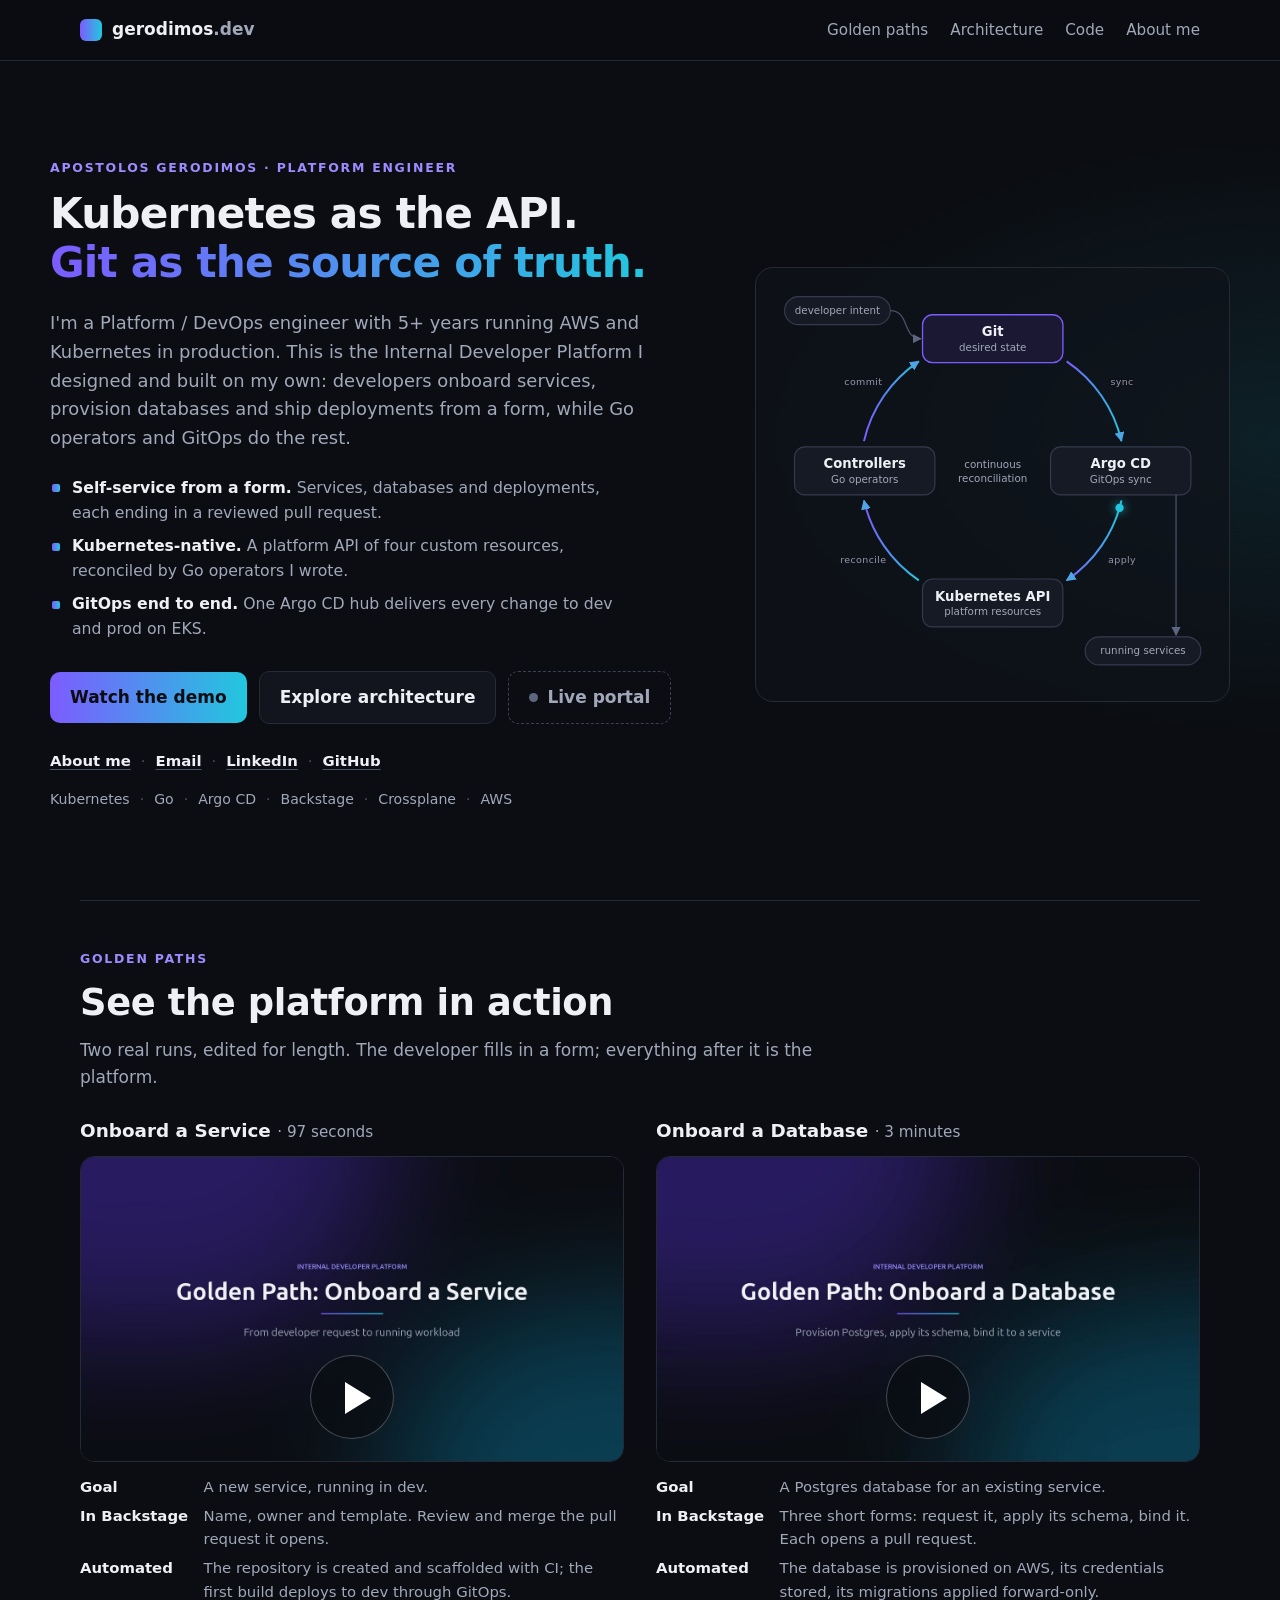
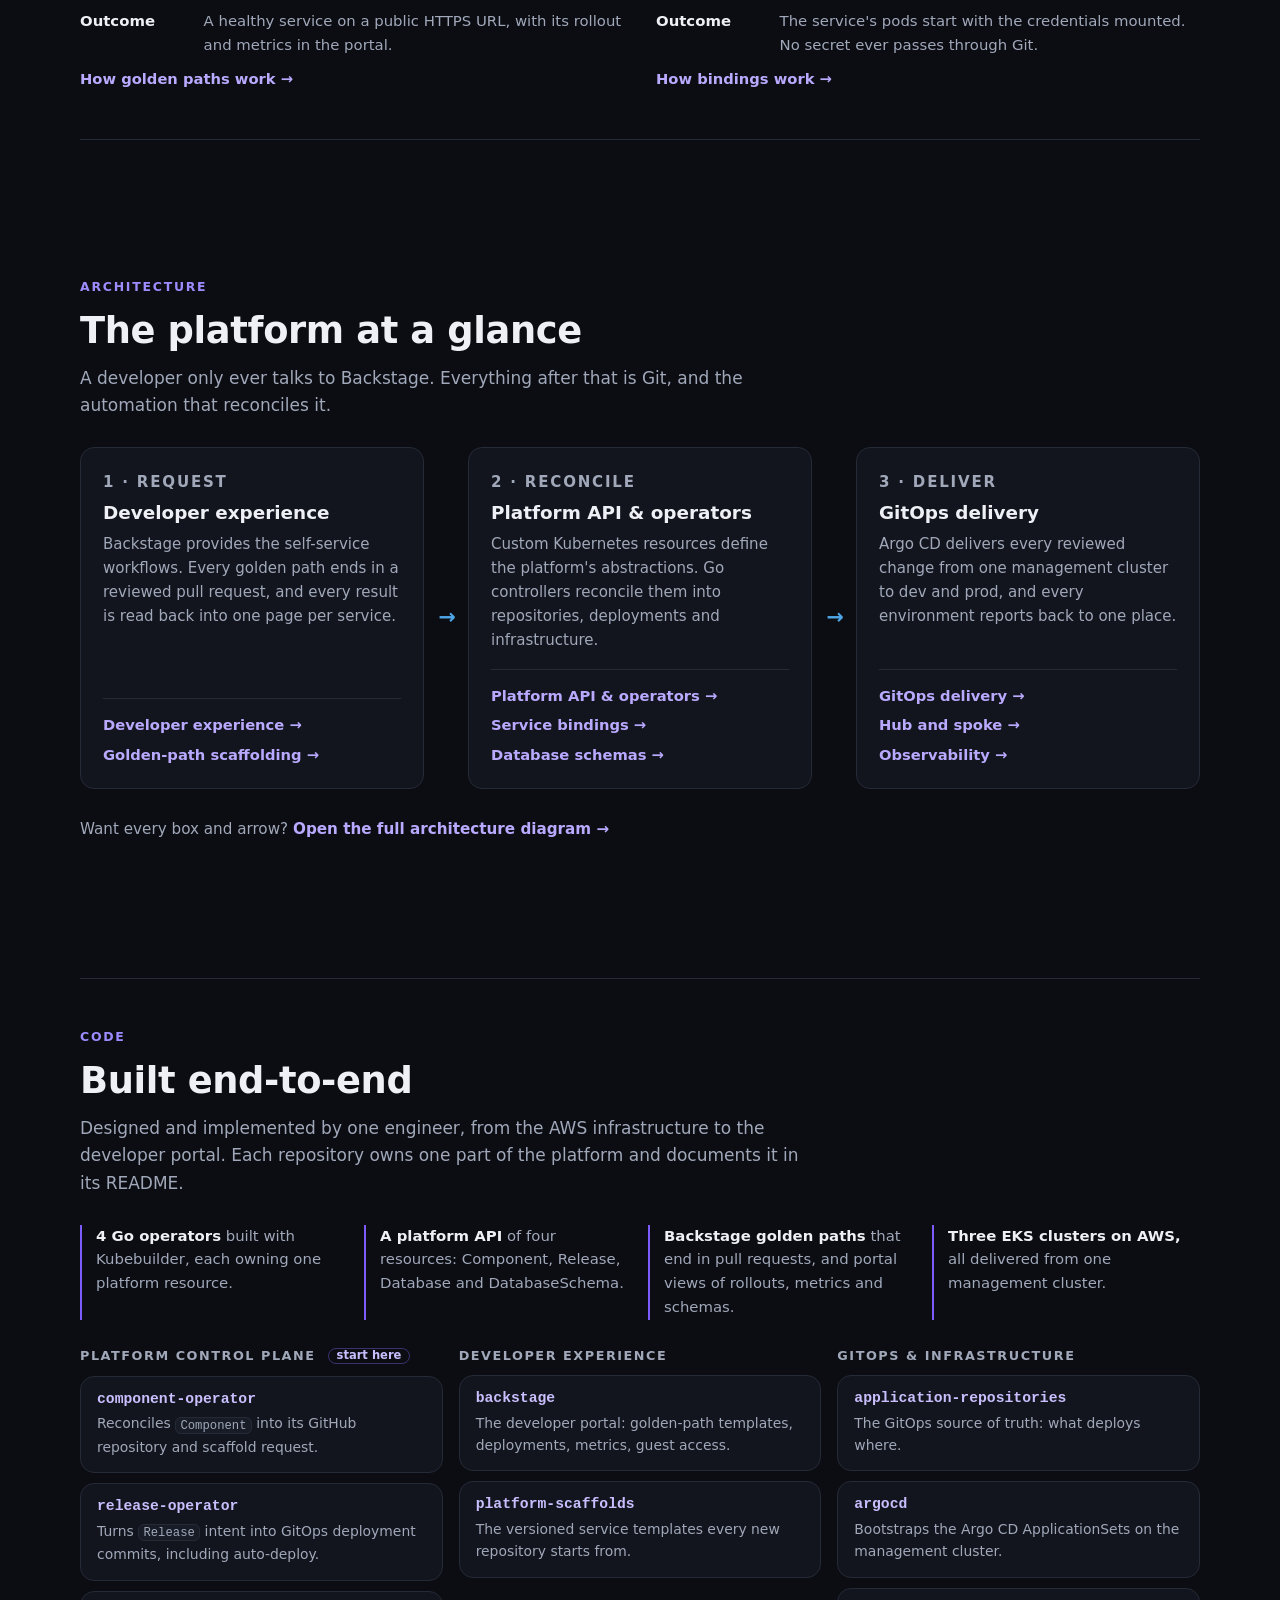
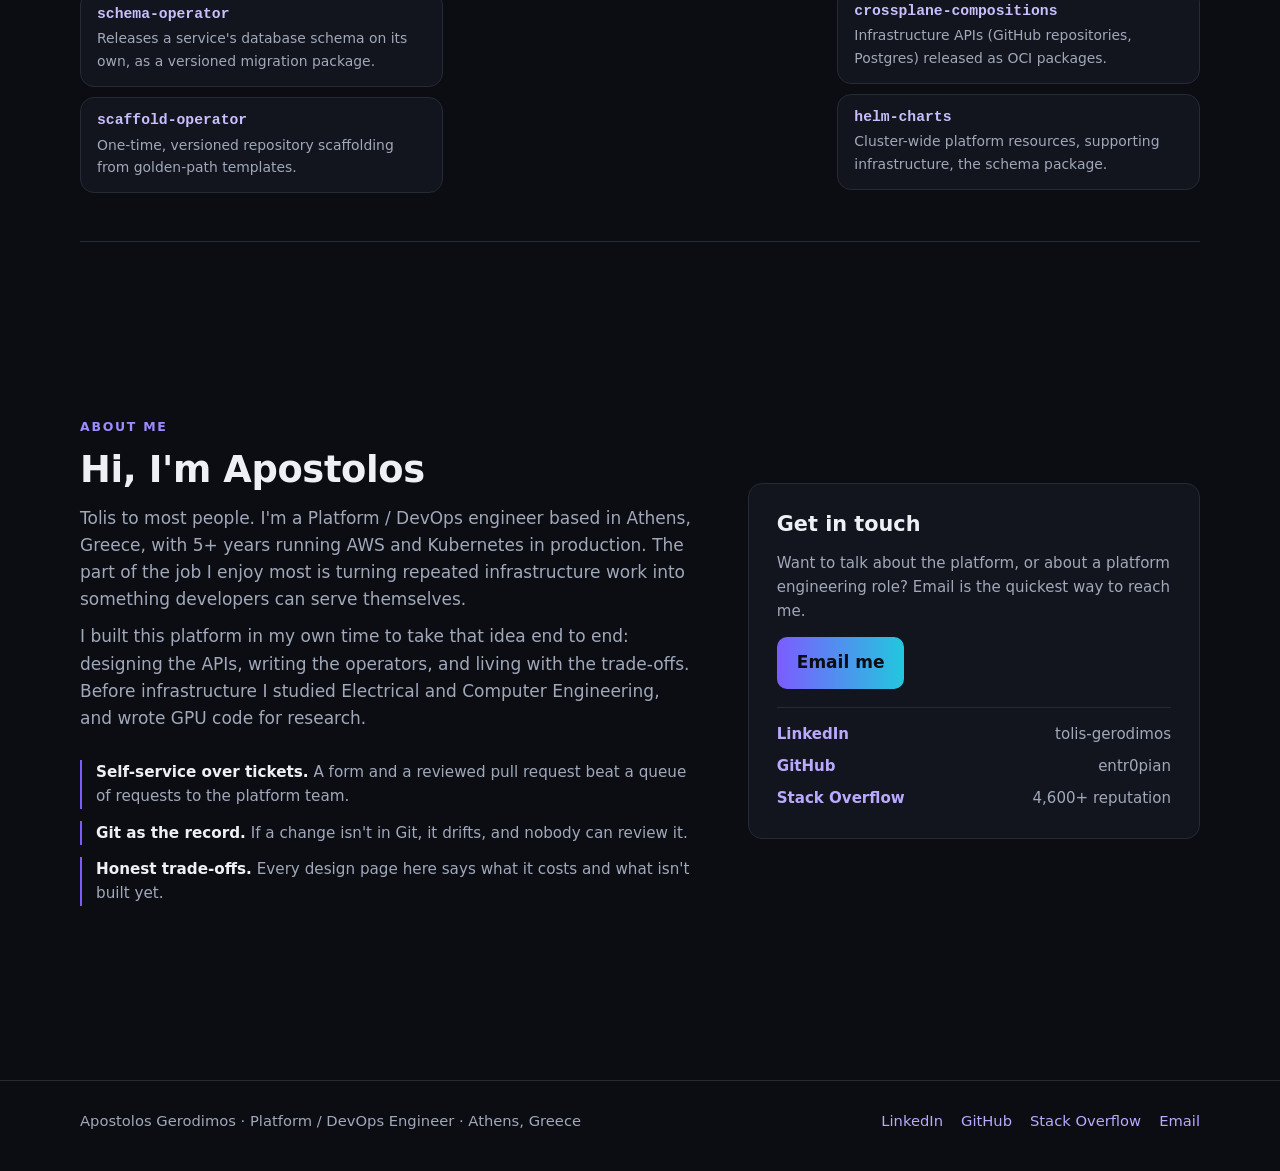
<file: index.html>
<!doctype html>
<html lang="en">
<head>
  <meta charset="utf-8">
  <meta name="viewport" content="width=device-width, initial-scale=1">
  <title>Apostolos Gerodimos · Platform Engineer</title>
  <meta name="description" content="Apostolos Gerodimos, Platform / DevOps Engineer with 5+ years on AWS and Kubernetes, and the self-service Internal Developer Platform he designed and built end-to-end.">
  <meta property="og:title" content="Apostolos Gerodimos · Platform Engineer">
  <meta property="og:description" content="Kubernetes as the API. Git as the source of truth. A self-service developer platform where Kubernetes operators and GitOps handle the automation.">
  <meta property="og:image" content="https://gerodimos.dev/assets/onboard-a-service.jpg">
  <meta property="og:url" content="https://gerodimos.dev/">
  <meta name="twitter:card" content="summary_large_image">
  <link rel="icon" href="assets/favicon.svg" type="image/svg+xml">
  <link rel="stylesheet" href="styles.css?v=2026-10-16">
</head>
<body>
  <header class="site-header">
    <div class="wrap header-inner">
      <a class="brand" href="#top" aria-label="Home">
        <span class="brand-mark" aria-hidden="true"></span>
        <span>gerodimos<span class="muted">.dev</span></span>
      </a>
      <nav aria-label="Sections">
        <a href="#demo">Golden paths</a>
        <a href="#architecture">Architecture</a>
        <a href="#code">Code</a>
        <a href="#about">About me</a>
      </nav>
    </div>
  </header>

  <main id="top">
    <!-- Hero -->
    <section class="hero slide"><div class="wrap hero-grid">
  <div class="hero-copy">
    <p class="eyebrow">Apostolos Gerodimos · Platform Engineer</p>
    <h1>Kubernetes as the API.<br><span class="grad">Git as the source of&nbsp;truth.</span></h1>
    <p class="lede">I'm a Platform / DevOps engineer with 5+ years running AWS and Kubernetes in production.
      This is the Internal Developer Platform I designed and built on my own: developers onboard services, provision
      databases and ship deployments from a form, while Go operators and GitOps do the rest.</p>
    <ul class="outcomes">
      <li><strong>Self-service from a form.</strong> Services, databases and deployments, each ending in a reviewed pull request.</li>
      <li><strong>Kubernetes-native.</strong> A platform API of four custom resources, reconciled by Go operators I wrote.</li>
      <li><strong>GitOps end to end.</strong> One Argo CD hub delivers every change to dev and prod on EKS.</li>
    </ul>
    <div class="cta">
      <span class="tipped tip-start">
        <a class="btn primary" href="#demo" aria-describedby="paths-tip">Watch the demo</a>
        <span class="tip" id="paths-tip" role="tooltip">Two recorded runs, from the Backstage form to running software: onboard a service (97&nbsp;s) and a database (3&nbsp;min).</span>
      </span>
      <span class="tipped tip-start">
        <a class="btn" href="#architecture" aria-describedby="arch-tip">Explore architecture</a>
        <span class="tip" id="arch-tip" role="tooltip">How it fits together, then one page per area with its design choices, trade-offs and what isn't built yet.</span>
      </span>
      <span class="tipped live" data-live="unknown">
        <a class="btn" href="https://platform.gerodimos.dev" aria-describedby="live-tip"><span class="dot" aria-hidden="true"></span>Live portal</a>
        <span class="tip" id="live-tip" role="tooltip">
          <span data-when="unknown">The live portal: Backstage on EKS, guest sign-in, read-only. It only runs while I'm working on it, so it may be offline.</span>
          <span data-when="checking">Checking whether the live platform is up…</span>
          <span data-when="online"><strong>Live now.</strong> The real Backstage portal on running EKS clusters. Sign in as a guest: read-only.</span>
          <span data-when="offline"><strong>Offline right now.</strong> Its EKS clusters only run while I'm working on the platform, to keep AWS costs down. The golden-path videos show a real run; this turns green by itself when it's back.</span>
        </span>
      </span>
    </div>
    <ul class="contact-row" aria-label="Contact">
      <li><a href="#about">About me</a></li>
      <li><a href="mailto:tolisgerodimos94@gmail.com">Email</a></li>
      <li><a href="https://www.linkedin.com/in/tolis-gerodimos" rel="me">LinkedIn</a></li>
      <li><a href="https://github.com/entr0pian" rel="me">GitHub</a></li>
    </ul>
    <ul class="tech-row" aria-label="Built with"><li>Kubernetes</li><li>Go</li><li>Argo CD</li><li>Backstage</li><li>Crossplane</li><li>AWS</li></ul>
  </div>
  <figure class="visual hero-visual"><svg viewBox="0 0 520 470" role="img" aria-labelledby="a-t"><title id="a-t">The reconciliation loop: developer intent enters Git; Argo CD syncs it into the Kubernetes platform API; controllers reconcile it and commit desired state back to Git; Argo CD delivers the running services.</title><defs><linearGradient id="v-grad" x1="0" y1="0" x2="1" y2="0"><stop offset="0" stop-color="#7c5cff"/><stop offset="1" stop-color="#22c7de"/></linearGradient><marker id="v-arrow" viewBox="0 0 10 10" refX="9" refY="5" markerWidth="7" markerHeight="7" orient="auto-start-reverse"><path d="M0,0 L10,5 L0,10 z" fill="#5d6680"/></marker><marker id="v-arrow-hi" viewBox="0 0 10 10" refX="9" refY="5" markerWidth="5" markerHeight="5" orient="auto-start-reverse"><path d="M0,0 L10,5 L0,10 z" fill="#4fa6e6"/></marker></defs><path class="v-edge-hi" d="M349.5,86.4 A160,160 0 0 1 415.9,183.0" marker-end="url(#v-arrow-hi)"/><text class="v-label" x="416.6" y="115.4" text-anchor="middle">sync</text><path class="v-edge-hi" d="M415.9,255.0 A160,160 0 0 1 349.5,351.6" marker-end="url(#v-arrow-hi)"/><text class="v-label" x="416.6" y="330.6" text-anchor="middle">apply</text><path class="v-edge-hi" d="M170.5,351.6 A160,160 0 0 1 104.1,255.0" marker-end="url(#v-arrow-hi)"/><text class="v-label" x="103.4" y="330.6" text-anchor="middle">reconcile</text><path class="v-edge-hi" d="M104.1,183.0 A160,160 0 0 1 170.5,86.4" marker-end="url(#v-arrow-hi)"/><text class="v-label" x="103.4" y="115.4" text-anchor="middle">commit</text><circle r="5" class="v-pulse"><animateMotion dur="7s" repeatCount="indefinite" path="M260,59 A160,160 0 0 1 420,219 A160,160 0 0 1 260,379 A160,160 0 0 1 100,219 A160,160 0 0 1 260,59"/></circle><rect class="v-node-hi" x="175" y="30" width="170" height="58" rx="12"/><text class="v-t" x="260.0" y="56.0" text-anchor="middle">Git</text><text class="v-s" x="260.0" y="74.0" text-anchor="middle">desired state</text><rect class="v-node" x="330" y="190" width="170" height="58" rx="12"/><text class="v-t" x="415.0" y="216.0" text-anchor="middle">Argo CD</text><text class="v-s" x="415.0" y="234.0" text-anchor="middle">GitOps sync</text><rect class="v-node" x="175" y="350" width="170" height="58" rx="12"/><text class="v-t" x="260.0" y="376.0" text-anchor="middle">Kubernetes API</text><text class="v-s" x="260.0" y="394.0" text-anchor="middle">platform resources</text><rect class="v-node" x="20" y="190" width="170" height="58" rx="12"/><text class="v-t" x="105.0" y="216.0" text-anchor="middle">Controllers</text><text class="v-s" x="105.0" y="234.0" text-anchor="middle">Go operators</text><text class="v-s" x="260" y="215" text-anchor="middle">continuous</text><text class="v-s" x="260" y="233" text-anchor="middle">reconciliation</text><rect class="v-node" x="8" y="8" width="128" height="34" rx="17"/><text class="v-s" x="72" y="29" text-anchor="middle">developer intent</text><path class="v-edge" d="M136,25 C160,25 150,59 173,59" marker-end="url(#v-arrow)"/><path class="v-edge" d="M482,248 V418" marker-end="url(#v-arrow)"/><rect class="v-node" x="372" y="420" width="140" height="34" rx="17"/><text class="v-s" x="442" y="441" text-anchor="middle">running services</text></svg></figure>
</div></section>

    <!-- Golden paths -->
    <section id="demo" class="section slide wrap">
      <div class="section-head">
        <p class="eyebrow">Golden paths</p>
        <h2>See the platform in action</h2>
        <p>Two real runs, edited for length. The developer fills in a form; everything after it is the platform.</p>
      </div>

      <div class="paths">
        <article class="path">
          <h3 class="path-title" id="demo-service">Onboard a Service <span class="muted">· 97 seconds</span></h3>
          <div class="video" data-video-id="oI3ZWVAUfhw">
            <a class="video-facade" href="https://youtu.be/oI3ZWVAUfhw" aria-label="Play the Onboard a Service demo">
              <img src="assets/onboard-a-service.jpg" alt="Golden Path: Onboard a Service — from developer request to running workload" width="1280" height="720" loading="lazy">
              <span class="play" aria-hidden="true"></span>
            </a>
          </div>
          <dl class="path-sum">
            <div><dt>Goal</dt><dd>A new service, running in dev.</dd></div>
            <div><dt>In Backstage</dt><dd>Name, owner and template. Review and merge the pull request it opens.</dd></div>
            <div><dt>Automated</dt><dd>The repository is created and scaffolded with CI; the first build deploys to dev through GitOps.</dd></div>
            <div><dt>Outcome</dt><dd>A healthy service on a public HTTPS URL, with its rollout and metrics in the portal.</dd></div>
          </dl>
          <a class="more" href="architecture/developer-experience/">How golden paths work →</a>
        </article>

        <article class="path">
          <h3 class="path-title" id="demo-database">Onboard a Database <span class="muted">· 3 minutes</span></h3>
          <div class="video" data-video-id="qae-XF0U0n8">
            <a class="video-facade" href="https://youtu.be/qae-XF0U0n8" aria-label="Play the Onboard a Database demo">
              <img src="assets/onboard-a-database.jpg" alt="Golden Path: Onboard a Database — provision Postgres, apply its schema, bind it to a service" width="1280" height="720" loading="lazy">
              <span class="play" aria-hidden="true"></span>
            </a>
          </div>
          <dl class="path-sum">
            <div><dt>Goal</dt><dd>A Postgres database for an existing service.</dd></div>
            <div><dt>In Backstage</dt><dd>Three short forms: request it, apply its schema, bind it. Each opens a pull request.</dd></div>
            <div><dt>Automated</dt><dd>The database is provisioned on AWS, its credentials stored, its migrations applied forward-only.</dd></div>
            <div><dt>Outcome</dt><dd>The service's pods start with the credentials mounted. No secret ever passes through Git.</dd></div>
          </dl>
          <a class="more" href="architecture/service-bindings/">How bindings work →</a>
        </article>
      </div>
    </section>

    <!-- Architecture -->
    <section id="architecture" class="section slide wrap">
      <div class="section-head">
        <p class="eyebrow">Architecture</p>
        <h2>The platform at a glance</h2>
        <p>A developer only ever talks to Backstage. Everything after that is Git, and the automation that reconciles it.</p>
      </div>

      <ol class="pillars">
        <li class="card pillar">
          <p class="pillar-step">1 · Request</p>
          <h3>Developer experience</h3>
          <p>Backstage provides the self-service workflows. Every golden path ends in a reviewed pull request, and every result is read back into one page per service.</p>
          <ul class="sublinks">
            <li><a href="architecture/developer-experience/">Developer experience →</a></li>
            <li><a href="architecture/scaffolding/">Golden-path scaffolding →</a></li>
          </ul>
        </li>
        <li class="card pillar">
          <p class="pillar-step">2 · Reconcile</p>
          <h3>Platform API &amp; operators</h3>
          <p>Custom Kubernetes resources define the platform's abstractions. Go controllers reconcile them into repositories, deployments and infrastructure.</p>
          <ul class="sublinks">
            <li><a href="architecture/platform-api/">Platform API &amp; operators →</a></li>
            <li><a href="architecture/service-bindings/">Service bindings →</a></li>
            <li><a href="architecture/database-schemas/">Database schemas →</a></li>
          </ul>
        </li>
        <li class="card pillar">
          <p class="pillar-step">3 · Deliver</p>
          <h3>GitOps delivery</h3>
          <p>Argo CD delivers every reviewed change from one management cluster to dev and prod, and every environment reports back to one place.</p>
          <ul class="sublinks">
            <li><a href="architecture/gitops-delivery/">GitOps delivery →</a></li>
            <li><a href="architecture/hub-and-spoke/">Hub and spoke →</a></li>
            <li><a href="architecture/observability/">Observability →</a></li>
          </ul>
        </li>
      </ol>

      <p class="after-note">Want every box and arrow? <a href="architecture/overview/">Open the full architecture diagram →</a></p>
    </section>

    <!-- Code -->
    <section id="code" class="section slide wrap">
      <div class="section-head">
        <p class="eyebrow">Code</p>
        <h2>Built end-to-end</h2>
        <p>Designed and implemented by one engineer, from the AWS infrastructure to the developer portal. Each repository owns one part of the platform and documents it in its README.</p>
      </div>

      <ul class="built">
        <li><strong>4 Go operators</strong> built with Kubebuilder, each owning one platform resource.</li>
        <li><strong>A platform API</strong> of four resources: Component, Release, Database and DatabaseSchema.</li>
        <li><strong>Backstage golden paths</strong> that end in pull requests, and portal views of rollouts, metrics and schemas.</li>
        <li><strong>Three EKS clusters on AWS,</strong> all delivered from one management cluster.</li>
      </ul>

      <div class="repo-groups">
        <div class="repo-group">
          <h3>Platform control plane <span class="tag-inline">start here</span></h3>
          <a class="repo" href="https://github.com/entr0pian/component-operator"><h4>component-operator</h4><p>Reconciles <code>Component</code> into its GitHub repository and scaffold request.</p></a>
          <a class="repo" href="https://github.com/entr0pian/release-operator"><h4>release-operator</h4><p>Turns <code>Release</code> intent into GitOps deployment commits, including auto-deploy.</p></a>
          <a class="repo" href="https://github.com/entr0pian/schema-operator"><h4>schema-operator</h4><p>Releases a service's database schema on its own, as a versioned migration package.</p></a>
          <a class="repo" href="https://github.com/entr0pian/scaffold-operator"><h4>scaffold-operator</h4><p>One-time, versioned repository scaffolding from golden-path templates.</p></a>
        </div>
        <div class="repo-group">
          <h3>Developer experience</h3>
          <a class="repo" href="https://github.com/entr0pian/backstage"><h4>backstage</h4><p>The developer portal: golden-path templates, deployments, metrics, guest access.</p></a>
          <a class="repo" href="https://github.com/entr0pian/platform-scaffolds"><h4>platform-scaffolds</h4><p>The versioned service templates every new repository starts from.</p></a>
        </div>
        <div class="repo-group">
          <h3>GitOps &amp; infrastructure</h3>
          <a class="repo" href="https://github.com/entr0pian/application-repositories"><h4>application-repositories</h4><p>The GitOps source of truth: what deploys where.</p></a>
          <a class="repo" href="https://github.com/entr0pian/argocd"><h4>argocd</h4><p>Bootstraps the Argo CD ApplicationSets on the management cluster.</p></a>
          <a class="repo" href="https://github.com/entr0pian/crossplane-compositions"><h4>crossplane-compositions</h4><p>Infrastructure APIs (GitHub repositories, Postgres) released as OCI packages.</p></a>
          <a class="repo" href="https://github.com/entr0pian/helm-charts"><h4>helm-charts</h4><p>Cluster-wide platform resources, supporting infrastructure, the schema package.</p></a>
        </div>
      </div>
    </section>

    <!-- About -->
    <section id="about" class="section slide wrap">
      <div class="about-grid">
        <div class="about-copy">
          <div class="section-head">
            <p class="eyebrow">About me</p>
            <h2>Hi, I'm Apostolos</h2>
            <p>Tolis to most people. I'm a Platform / DevOps engineer based in Athens, Greece, with 5+ years running
              AWS and Kubernetes in production. The part of the job I enjoy most is turning repeated infrastructure
              work into something developers can serve themselves.</p>
            <p>I built this platform in my own time to take that idea end to end: designing the APIs, writing the
              operators, and living with the trade-offs. Before infrastructure I studied Electrical and Computer
              Engineering, and wrote GPU code for research.</p>
          </div>
          <ul class="values">
            <li><strong>Self-service over tickets.</strong> A form and a reviewed pull request beat a queue of requests to the platform team.</li>
            <li><strong>Git as the record.</strong> If a change isn't in Git, it drifts, and nobody can review it.</li>
            <li><strong>Honest trade-offs.</strong> Every design page here says what it costs and what isn't built yet.</li>
          </ul>
        </div>
        <aside class="card contact-card" aria-labelledby="contact-title">
          <h3 id="contact-title">Get in touch</h3>
          <p>Want to talk about the platform, or about a platform engineering role? Email is the quickest way to reach me.</p>
          <a class="btn primary" href="mailto:tolisgerodimos94@gmail.com">Email me</a>
          <ul class="contact-links">
            <li><a href="https://www.linkedin.com/in/tolis-gerodimos" rel="me">LinkedIn</a><span>tolis-gerodimos</span></li>
            <li><a href="https://github.com/entr0pian" rel="me">GitHub</a><span>entr0pian</span></li>
            <li><a href="https://stackoverflow.com/users/10463211/tolis-gerodimos">Stack Overflow</a><span>4,600+ reputation</span></li>
          </ul>
        </aside>
      </div>
    </section>
  </main>

  <footer class="site-footer">
    <div class="wrap footer-inner">
      <p>Apostolos Gerodimos · Platform / DevOps Engineer · Athens, Greece</p>
      <nav aria-label="Elsewhere">
        <a href="https://www.linkedin.com/in/tolis-gerodimos">LinkedIn</a>
        <a href="https://github.com/entr0pian">GitHub</a>
        <a href="https://stackoverflow.com/users/10463211/tolis-gerodimos">Stack Overflow</a>
        <a href="mailto:tolisgerodimos94@gmail.com">Email</a>
      </nav>
    </div>
  </footer>

  <script src="main.js?v=2026-10-16" defer></script>
</body>
</html>
</file>
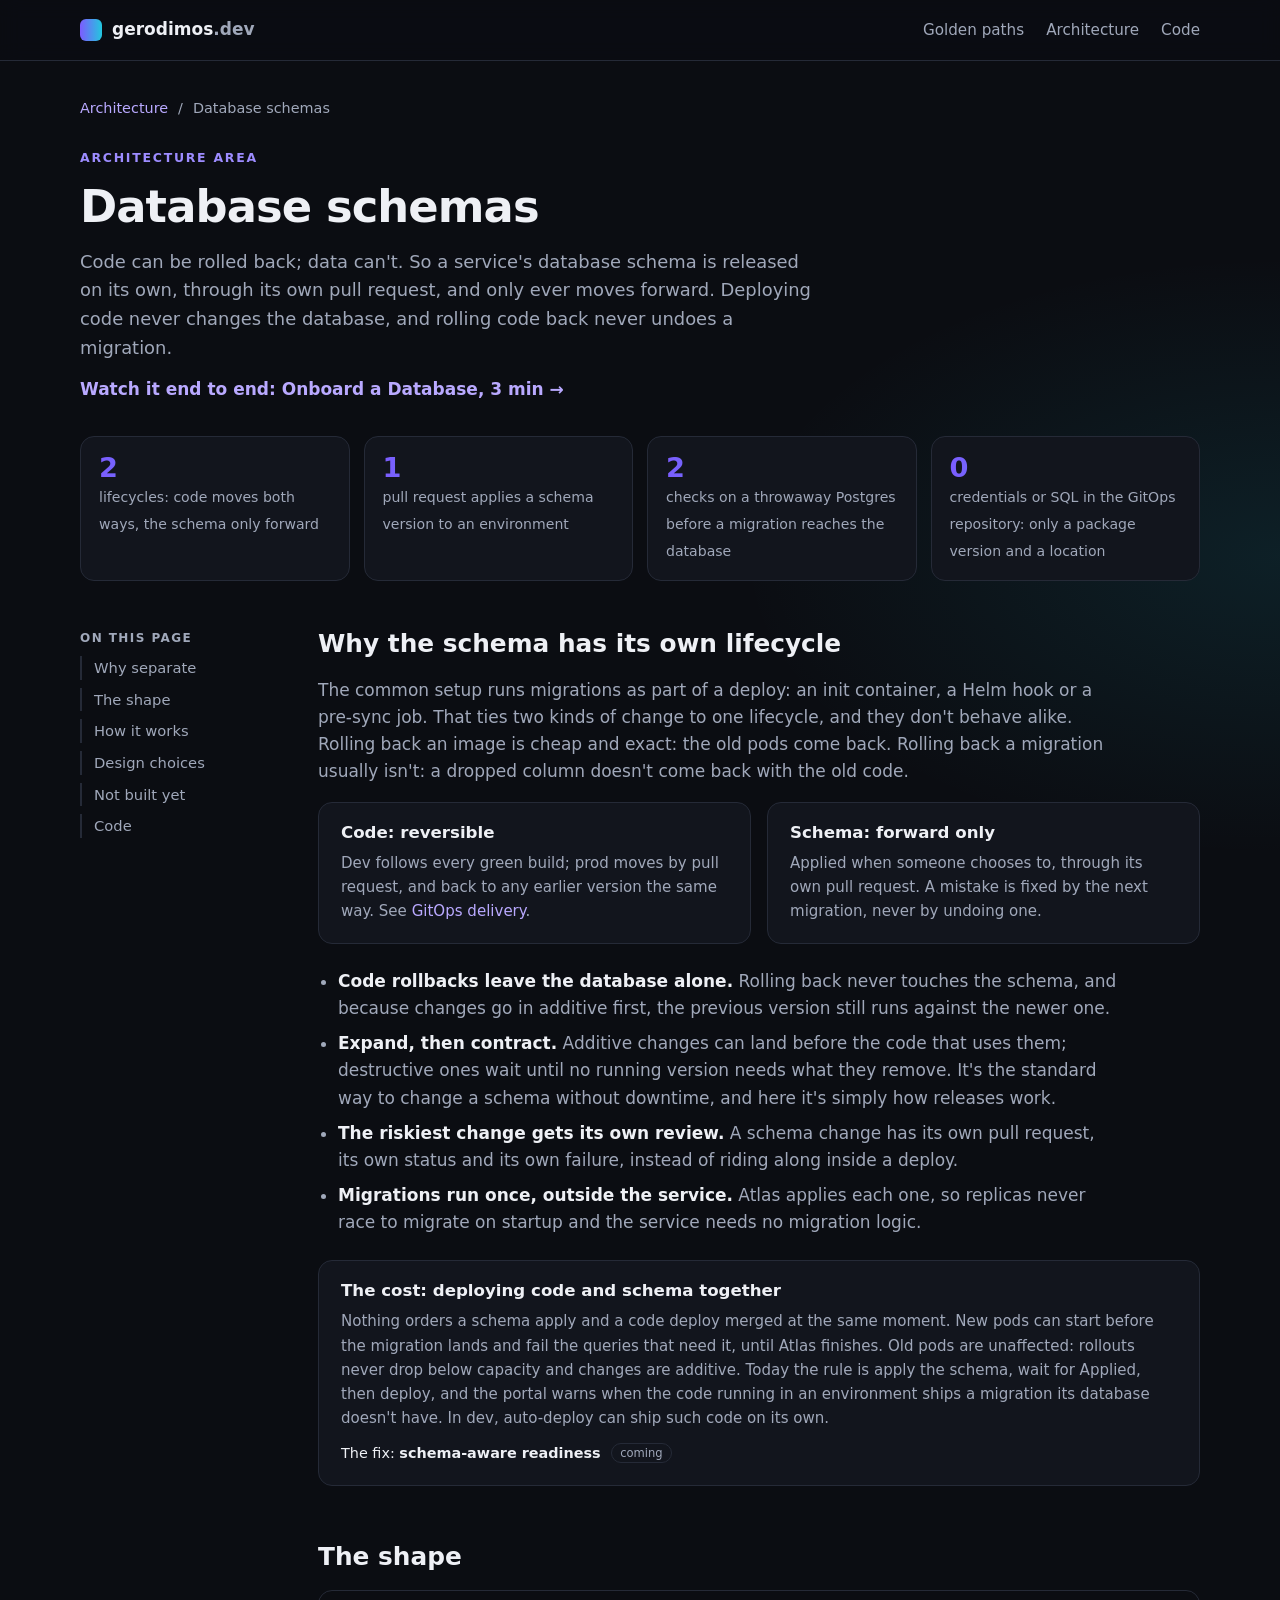
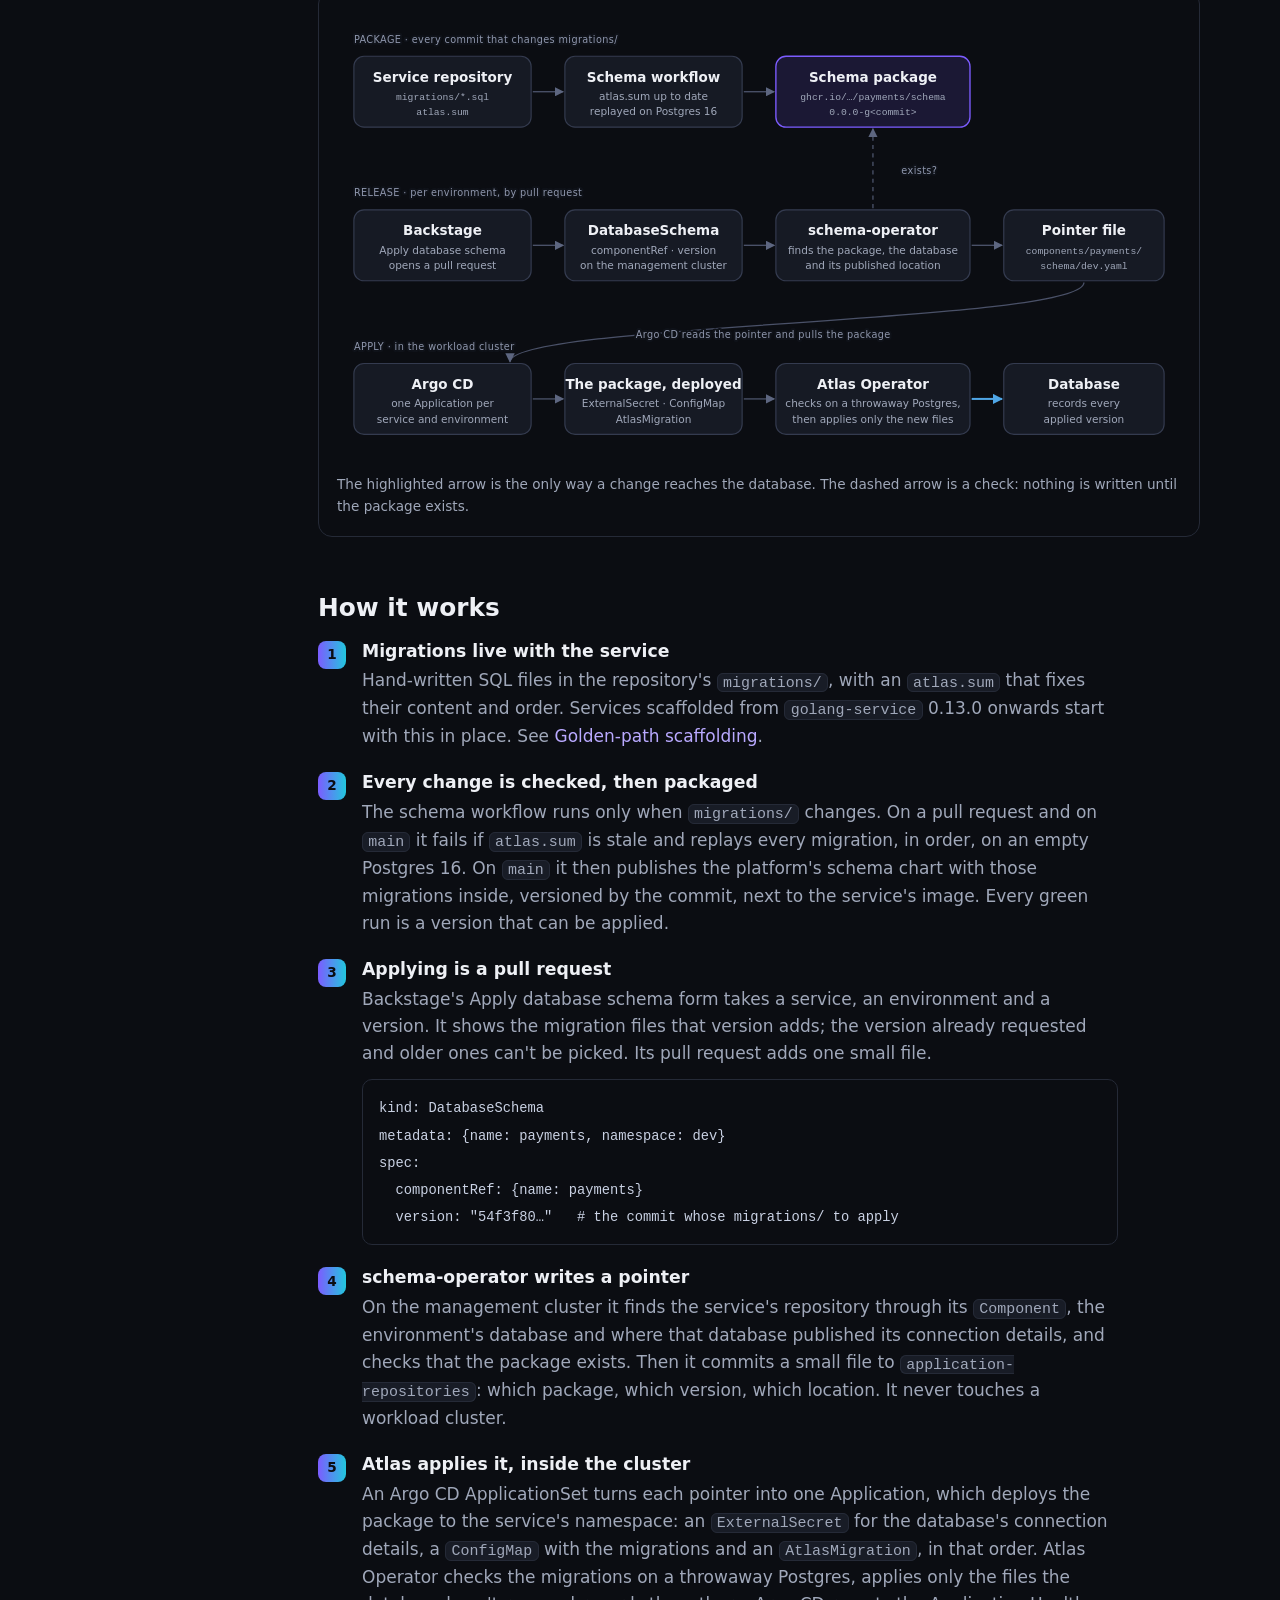
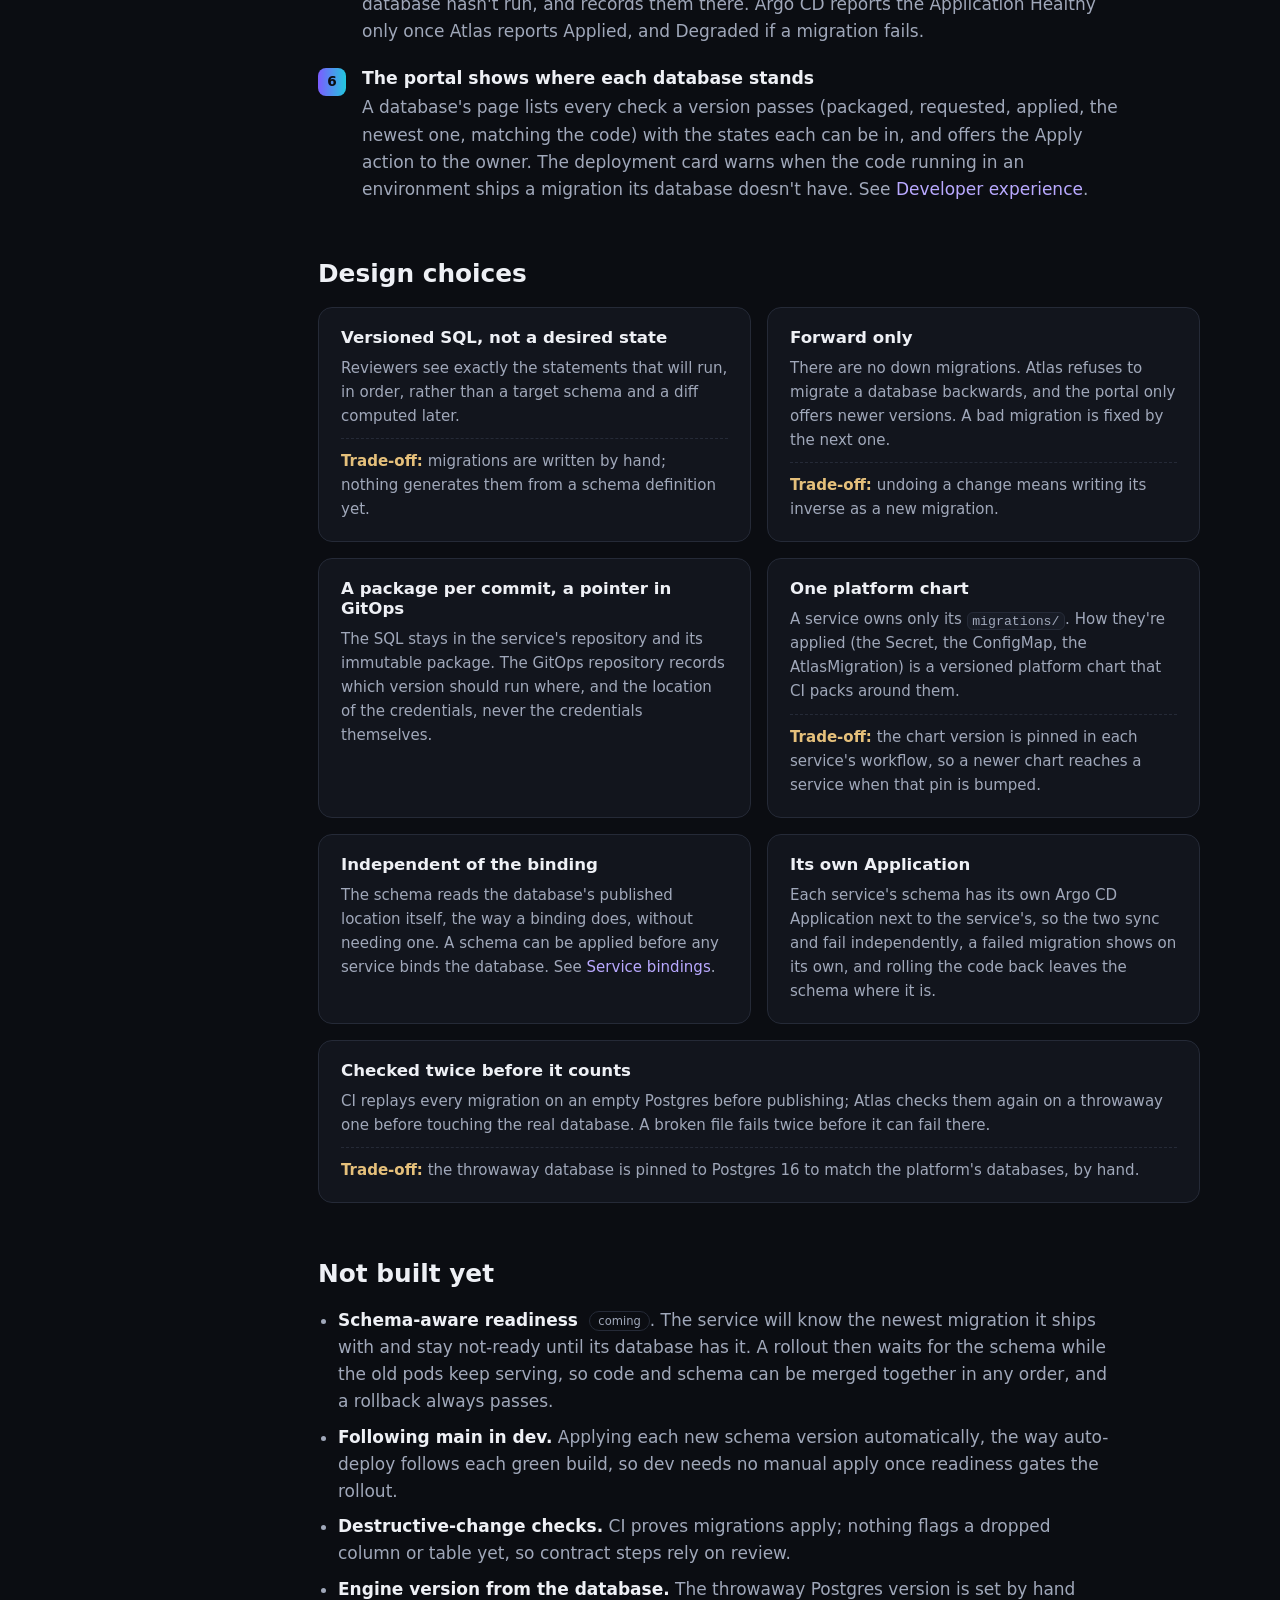
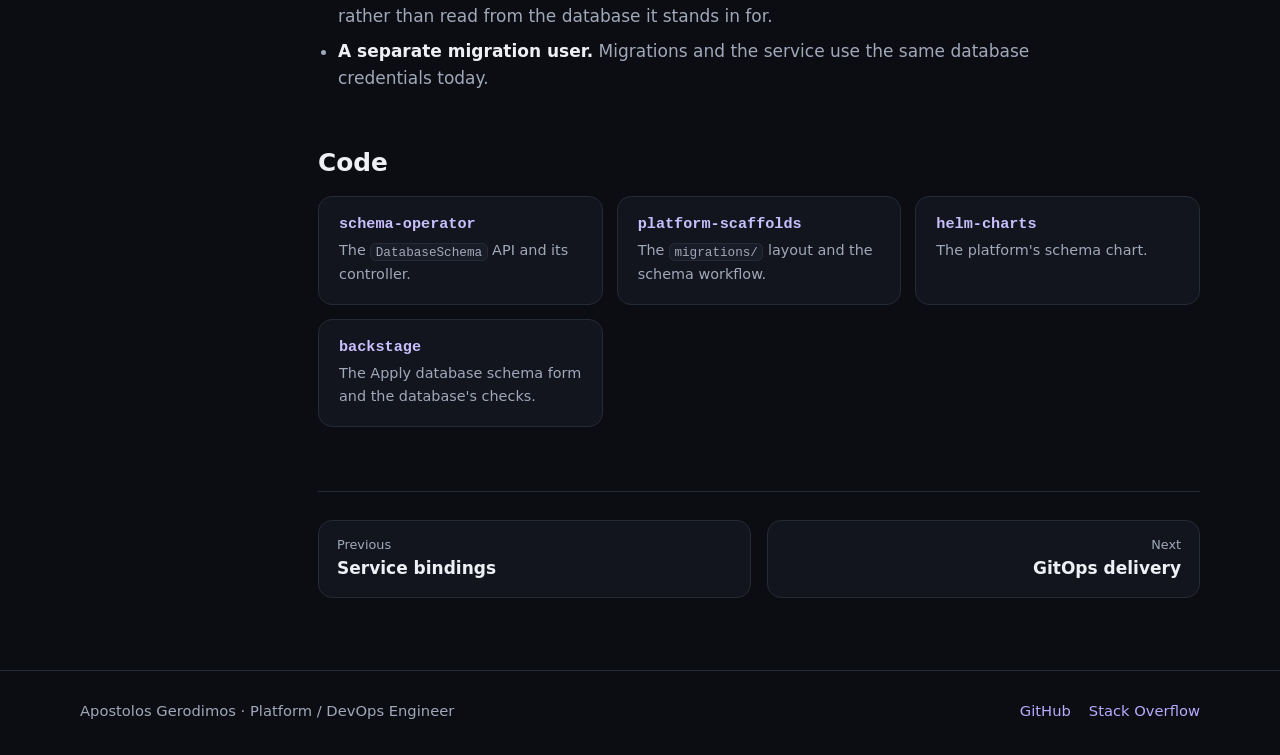
<file: architecture/database-schemas/index.html>
<!doctype html>
<html lang="en">
<head>
  <meta charset="utf-8">
  <meta name="viewport" content="width=device-width, initial-scale=1">
  <title>Database schemas · Apostolos Gerodimos</title>
  <meta name="description" content="Code can be rolled back; data can't. A service's database schema is released on its own, through its own pull request, and only ever moves forward.">
  <link rel="icon" href="../../assets/favicon.svg" type="image/svg+xml">
  <link rel="stylesheet" href="../../styles.css?v=2026-10-12">
</head>
<body>
  <header class="site-header">
    <div class="wrap header-inner">
      <a class="brand" href="../../" aria-label="Home">
        <span class="brand-mark" aria-hidden="true"></span>
        <span>gerodimos<span class="muted">.dev</span></span>
      </a>
      <nav aria-label="Sections">
        <a href="../../#demo">Golden paths</a>
        <a href="../../#architecture">Architecture</a>
        <a href="../../#code">Code</a>
      </nav>
    </div>
  </header>

  <main class="wrap concept">
    <nav class="crumbs" aria-label="Breadcrumb"><a href="../../#architecture">Architecture</a><span aria-hidden="true">/</span><span>Database schemas</span></nav>

    <header class="concept-head">
      <p class="eyebrow">Architecture area</p>
      <h1>Database schemas</h1>
      <p class="lede">Code can be rolled back; data can't. So a service's database schema is released on its own, through its own pull request, and only ever moves forward. Deploying code never changes the database, and rolling code back never undoes a migration.</p>
      <p class="watch"><a href="../../#demo-database">Watch it end to end: Onboard a Database, 3&nbsp;min&nbsp;→</a></p>
    </header>

    <ul class="facts" aria-label="At a glance">
      <li><strong>2</strong><span>lifecycles: code moves both ways, the schema only forward</span></li>
      <li><strong>1</strong><span>pull request applies a schema version to an environment</span></li>
      <li><strong>2</strong><span>checks on a throwaway Postgres before a migration reaches the database</span></li>
      <li><strong>0</strong><span>credentials or SQL in the GitOps repository: only a package version and a location</span></li>
    </ul>

    <div class="doc-layout">
      <aside class="toc" aria-label="On this page">
        <p>On this page</p>
        <a href="#why">Why separate</a>
        <a href="#shape">The shape</a>
        <a href="#how">How it works</a>
        <a href="#choices">Design choices</a>
        <a href="#not-yet">Not built yet</a>
        <a href="#code">Code</a>
      </aside>

      <article class="doc">
        <section id="why">
          <h2>Why the schema has its own lifecycle</h2>
          <p class="doc-p">The common setup runs migrations as part of a deploy: an init container, a Helm hook or a pre-sync job. That ties two kinds of change to one lifecycle, and they don't behave alike. Rolling back an image is cheap and exact: the old pods come back. Rolling back a migration usually isn't: a dropped column doesn't come back with the old code.</p>
          <div class="env-policy">
            <article class="choice">
              <h3>Code: reversible</h3>
              <p>Dev follows every green build; prod moves by pull request, and back to any earlier version the same way. See <a href="../gitops-delivery/">GitOps delivery</a>.</p>
            </article>
            <article class="choice">
              <h3>Schema: forward only</h3>
              <p>Applied when someone chooses to, through its own pull request. A mistake is fixed by the next migration, never by undoing one.</p>
            </article>
          </div>
          <ul class="points">
            <li><strong>Code rollbacks leave the database alone.</strong> Rolling back never touches the schema, and because changes go in additive first, the previous version still runs against the newer one.</li>
            <li><strong>Expand, then contract.</strong> Additive changes can land before the code that uses them; destructive ones wait until no running version needs what they remove. It's the standard way to change a schema without downtime, and here it's simply how releases work.</li>
            <li><strong>The riskiest change gets its own review.</strong> A schema change has its own pull request, its own status and its own failure, instead of riding along inside a deploy.</li>
            <li><strong>Migrations run once, outside the service.</strong> Atlas applies each one, so replicas never race to migrate on startup and the service needs no migration logic.</li>
          </ul>
          <div class="choices">
            <article class="choice">
              <h3>The cost: deploying code and schema together</h3>
              <p>Nothing orders a schema apply and a code deploy merged at the same moment. New pods can start before the migration lands and fail the queries that need it, until Atlas finishes. Old pods are unaffected: rollouts never drop below capacity and changes are additive. Today the rule is apply the schema, wait for Applied, then deploy, and the portal warns when the code running in an environment ships a migration its database doesn't have. In dev, auto-deploy can ship such code on its own.</p>
              <p class="action">The fix: <strong>schema-aware readiness</strong> <span class="tag-inline">coming</span></p>
            </article>
          </div>
        </section>

        <section id="shape">
          <h2>The shape</h2>
          <figure class="diagram">
            <div class="diagram-scroll">
              <svg viewBox="0 0 1000 540" role="img" aria-labelledby="ds-t">
                <title id="ds-t">Package row: migrations in the service repository are checked by the schema workflow, which replays them on Postgres 16 and publishes a schema package per commit to GHCR. Release row: Backstage's Apply database schema opens a pull request with a DatabaseSchema; schema-operator on the management cluster checks the package exists and commits a pointer file to application-repositories. Apply row: Argo CD deploys the package to the workload cluster as an ExternalSecret, a ConfigMap and an AtlasMigration; Atlas Operator checks them on a throwaway Postgres and applies the new ones to the database.</title>
                <defs>
                  <marker id="s-arrow" viewBox="0 0 10 10" refX="9" refY="5" markerWidth="7" markerHeight="7" orient="auto-start-reverse"><path d="M0,0 L10,5 L0,10 z" fill="#5d6680"/></marker>
                  <marker id="s-arrow-hi" viewBox="0 0 10 10" refX="9" refY="5" markerWidth="5" markerHeight="5" orient="auto-start-reverse"><path d="M0,0 L10,5 L0,10 z" fill="#4fa6e6"/></marker>
                </defs>

                <text class="v-label" x="20" y="40">PACKAGE · every commit that changes migrations/</text>
                <text class="v-label" x="20" y="222">RELEASE · per environment, by pull request</text>
                <text class="v-label" x="20" y="404">APPLY · in the workload cluster</text>

                <!-- Package row -->
                <rect class="v-node" x="20" y="56" width="210" height="84" rx="12"/>
                <text class="v-t" x="125" y="86" text-anchor="middle">Service repository</text>
                <text class="v-s mono-s" x="125" y="108" text-anchor="middle">migrations/*.sql</text>
                <text class="v-s mono-s" x="125" y="126" text-anchor="middle">atlas.sum</text>
                <rect class="v-node" x="270" y="56" width="210" height="84" rx="12"/>
                <text class="v-t" x="375" y="86" text-anchor="middle">Schema workflow</text>
                <text class="v-s" x="375" y="108" text-anchor="middle">atlas.sum up to date</text>
                <text class="v-s" x="375" y="126" text-anchor="middle">replayed on Postgres 16</text>
                <rect class="v-node-hi" x="520" y="56" width="230" height="84" rx="12"/>
                <text class="v-t" x="635" y="86" text-anchor="middle">Schema package</text>
                <text class="v-s mono-s" x="635" y="108" text-anchor="middle">ghcr.io/…/payments/schema</text>
                <text class="v-s mono-s" x="635" y="126" text-anchor="middle">0.0.0-g&lt;commit&gt;</text>
                <path class="v-edge" d="M232,98 H268" marker-end="url(#s-arrow)"/>
                <path class="v-edge" d="M482,98 H518" marker-end="url(#s-arrow)"/>

                <!-- Release row -->
                <rect class="v-node" x="20" y="238" width="210" height="84" rx="12"/>
                <text class="v-t" x="125" y="268" text-anchor="middle">Backstage</text>
                <text class="v-s" x="125" y="290" text-anchor="middle">Apply database schema</text>
                <text class="v-s" x="125" y="308" text-anchor="middle">opens a pull request</text>
                <rect class="v-node" x="270" y="238" width="210" height="84" rx="12"/>
                <text class="v-t" x="375" y="268" text-anchor="middle">DatabaseSchema</text>
                <text class="v-s" x="375" y="290" text-anchor="middle">componentRef · version</text>
                <text class="v-s" x="375" y="308" text-anchor="middle">on the management cluster</text>
                <rect class="v-node" x="520" y="238" width="230" height="84" rx="12"/>
                <text class="v-t" x="635" y="268" text-anchor="middle">schema-operator</text>
                <text class="v-s" x="635" y="290" text-anchor="middle">finds the package, the database</text>
                <text class="v-s" x="635" y="308" text-anchor="middle">and its published location</text>
                <rect class="v-node" x="790" y="238" width="190" height="84" rx="12"/>
                <text class="v-t" x="885" y="268" text-anchor="middle">Pointer file</text>
                <text class="v-s mono-s" x="885" y="290" text-anchor="middle">components/payments/</text>
                <text class="v-s mono-s" x="885" y="308" text-anchor="middle">schema/dev.yaml</text>
                <path class="v-edge" d="M232,280 H268" marker-end="url(#s-arrow)"/>
                <path class="v-edge" d="M482,280 H518" marker-end="url(#s-arrow)"/>
                <path class="v-edge" d="M752,280 H788" marker-end="url(#s-arrow)"/>
                <path class="v-edge o-dashed-edge" d="M635,236 V142" marker-end="url(#s-arrow)"/>
                <text class="v-label" x="690" y="196" text-anchor="middle">exists?</text>

                <!-- Apply row -->
                <rect class="v-node" x="20" y="420" width="210" height="84" rx="12"/>
                <text class="v-t" x="125" y="450" text-anchor="middle">Argo CD</text>
                <text class="v-s" x="125" y="472" text-anchor="middle">one Application per</text>
                <text class="v-s" x="125" y="490" text-anchor="middle">service and environment</text>
                <rect class="v-node" x="270" y="420" width="210" height="84" rx="12"/>
                <text class="v-t" x="375" y="450" text-anchor="middle">The package, deployed</text>
                <text class="v-s" x="375" y="472" text-anchor="middle">ExternalSecret · ConfigMap</text>
                <text class="v-s" x="375" y="490" text-anchor="middle">AtlasMigration</text>
                <rect class="v-node" x="520" y="420" width="230" height="84" rx="12"/>
                <text class="v-t" x="635" y="450" text-anchor="middle">Atlas Operator</text>
                <text class="v-s" x="635" y="472" text-anchor="middle">checks on a throwaway Postgres,</text>
                <text class="v-s" x="635" y="490" text-anchor="middle">then applies only the new files</text>
                <rect class="v-node" x="790" y="420" width="190" height="84" rx="12"/>
                <text class="v-t" x="885" y="450" text-anchor="middle">Database</text>
                <text class="v-s" x="885" y="472" text-anchor="middle">records every</text>
                <text class="v-s" x="885" y="490" text-anchor="middle">applied version</text>
                <path class="v-edge" d="M232,462 H268" marker-end="url(#s-arrow)"/>
                <path class="v-edge" d="M482,462 H518" marker-end="url(#s-arrow)"/>
                <path class="v-edge-hi o-hi" d="M752,462 H788" marker-end="url(#s-arrow-hi)"/>

                <!-- Pointer file to Argo CD -->
                <path class="v-edge" d="M885,324 C885,372 205,372 205,418" marker-end="url(#s-arrow)"/>
                <text class="v-label" x="505" y="390" text-anchor="middle">Argo CD reads the pointer and pulls the package</text>
              </svg>
            </div>
            <figcaption><span class="scroll-hint">Scroll sideways to see all of it. </span>The highlighted arrow is the only way a change reaches the database. The dashed arrow is a check: nothing is written until the package exists.</figcaption>
          </figure>
        </section>

        <section id="how">
          <h2>How it works</h2>
          <ol class="flow">
            <li>
              <h3>Migrations live with the service</h3>
              <p>Hand-written SQL files in the repository's <code>migrations/</code>, with an <code>atlas.sum</code> that fixes their content and order. Services scaffolded from <code>golang-service</code> 0.13.0 onwards start with this in place. See <a href="../scaffolding/">Golden-path scaffolding</a>.</p>
            </li>
            <li>
              <h3>Every change is checked, then packaged</h3>
              <p>The schema workflow runs only when <code>migrations/</code> changes. On a pull request and on <code>main</code> it fails if <code>atlas.sum</code> is stale and replays every migration, in order, on an empty Postgres 16. On <code>main</code> it then publishes the platform's schema chart with those migrations inside, versioned by the commit, next to the service's image. Every green run is a version that can be applied.</p>
            </li>
            <li>
              <h3>Applying is a pull request</h3>
              <p>Backstage's Apply database schema form takes a service, an environment and a version. It shows the migration files that version adds; the version already requested and older ones can't be picked. Its pull request adds one small file.</p>
<pre><code>kind: DatabaseSchema
metadata: {name: payments, namespace: dev}
spec:
  componentRef: {name: payments}
  version: "54f3f80…"   # the commit whose migrations/ to apply</code></pre>
            </li>
            <li>
              <h3>schema-operator writes a pointer</h3>
              <p>On the management cluster it finds the service's repository through its <code>Component</code>, the environment's database and where that database published its connection details, and checks that the package exists. Then it commits a small file to <code>application-repositories</code>: which package, which version, which location. It never touches a workload cluster.</p>
            </li>
            <li>
              <h3>Atlas applies it, inside the cluster</h3>
              <p>An Argo CD ApplicationSet turns each pointer into one Application, which deploys the package to the service's namespace: an <code>ExternalSecret</code> for the database's connection details, a <code>ConfigMap</code> with the migrations and an <code>AtlasMigration</code>, in that order. Atlas Operator checks the migrations on a throwaway Postgres, applies only the files the database hasn't run, and records them there. Argo CD reports the Application Healthy only once Atlas reports Applied, and Degraded if a migration fails.</p>
            </li>
            <li>
              <h3>The portal shows where each database stands</h3>
              <p>A database's page lists every check a version passes (packaged, requested, applied, the newest one, matching the code) with the states each can be in, and offers the Apply action to the owner. The deployment card warns when the code running in an environment ships a migration its database doesn't have. See <a href="../developer-experience/">Developer experience</a>.</p>
            </li>
          </ol>
        </section>

        <section id="choices">
          <h2>Design choices</h2>
          <div class="choices">
            <article class="choice">
              <h3>Versioned SQL, not a desired state</h3>
              <p>Reviewers see exactly the statements that will run, in order, rather than a target schema and a diff computed later.</p>
              <p class="tradeoff"><strong>Trade-off:</strong> migrations are written by hand; nothing generates them from a schema definition yet.</p>
            </article>
            <article class="choice">
              <h3>Forward only</h3>
              <p>There are no down migrations. Atlas refuses to migrate a database backwards, and the portal only offers newer versions. A bad migration is fixed by the next one.</p>
              <p class="tradeoff"><strong>Trade-off:</strong> undoing a change means writing its inverse as a new migration.</p>
            </article>
            <article class="choice">
              <h3>A package per commit, a pointer in GitOps</h3>
              <p>The SQL stays in the service's repository and its immutable package. The GitOps repository records which version should run where, and the location of the credentials, never the credentials themselves.</p>
            </article>
            <article class="choice">
              <h3>One platform chart</h3>
              <p>A service owns only its <code>migrations/</code>. How they're applied (the Secret, the ConfigMap, the AtlasMigration) is a versioned platform chart that CI packs around them.</p>
              <p class="tradeoff"><strong>Trade-off:</strong> the chart version is pinned in each service's workflow, so a newer chart reaches a service when that pin is bumped.</p>
            </article>
            <article class="choice">
              <h3>Independent of the binding</h3>
              <p>The schema reads the database's published location itself, the way a binding does, without needing one. A schema can be applied before any service binds the database. See <a href="../service-bindings/">Service bindings</a>.</p>
            </article>
            <article class="choice">
              <h3>Its own Application</h3>
              <p>Each service's schema has its own Argo CD Application next to the service's, so the two sync and fail independently, a failed migration shows on its own, and rolling the code back leaves the schema where it is.</p>
            </article>
            <article class="choice">
              <h3>Checked twice before it counts</h3>
              <p>CI replays every migration on an empty Postgres before publishing; Atlas checks them again on a throwaway one before touching the real database. A broken file fails twice before it can fail there.</p>
              <p class="tradeoff"><strong>Trade-off:</strong> the throwaway database is pinned to Postgres 16 to match the platform's databases, by hand.</p>
            </article>
          </div>
        </section>

        <section id="not-yet">
          <h2>Not built yet</h2>
          <ul class="not-yet">
            <li><strong>Schema-aware readiness</strong> <span class="tag-inline">coming</span>. The service will know the newest migration it ships with and stay not-ready until its database has it. A rollout then waits for the schema while the old pods keep serving, so code and schema can be merged together in any order, and a rollback always passes.</li>
            <li><strong>Following main in dev.</strong> Applying each new schema version automatically, the way auto-deploy follows each green build, so dev needs no manual apply once readiness gates the rollout.</li>
            <li><strong>Destructive-change checks.</strong> CI proves migrations apply; nothing flags a dropped column or table yet, so contract steps rely on review.</li>
            <li><strong>Engine version from the database.</strong> The throwaway Postgres version is set by hand rather than read from the database it stands in for.</li>
            <li><strong>A separate migration user.</strong> Migrations and the service use the same database credentials today.</li>
          </ul>
        </section>

        <section id="code">
          <h2>Code</h2>
          <div class="repos repos-compact">
            <a class="repo" href="https://github.com/entr0pian/schema-operator"><h3>schema-operator</h3><p>The <code>DatabaseSchema</code> API and its controller.</p></a>
            <a class="repo" href="https://github.com/entr0pian/platform-scaffolds"><h3>platform-scaffolds</h3><p>The <code>migrations/</code> layout and the schema workflow.</p></a>
            <a class="repo" href="https://github.com/entr0pian/helm-charts"><h3>helm-charts</h3><p>The platform's schema chart.</p></a>
            <a class="repo" href="https://github.com/entr0pian/backstage"><h3>backstage</h3><p>The Apply database schema form and the database's checks.</p></a>
          </div>
        </section>

        <nav class="pager" aria-label="Architecture areas">
          <a href="../service-bindings/"><span>Previous</span>Service bindings</a>
          <a class="next" href="../gitops-delivery/"><span>Next</span>GitOps delivery</a>
        </nav>
      </article>
    </div>
  </main>

  <footer class="site-footer">
    <div class="wrap footer-inner">
      <p>Apostolos Gerodimos · Platform / DevOps Engineer</p>
      <nav aria-label="Elsewhere">
        <a href="https://github.com/entr0pian">GitHub</a>
        <a href="https://stackoverflow.com/users/10463211/tolis-gerodimos">Stack Overflow</a>
      </nav>
    </div>
  </footer>
</body>
</html>
</file>
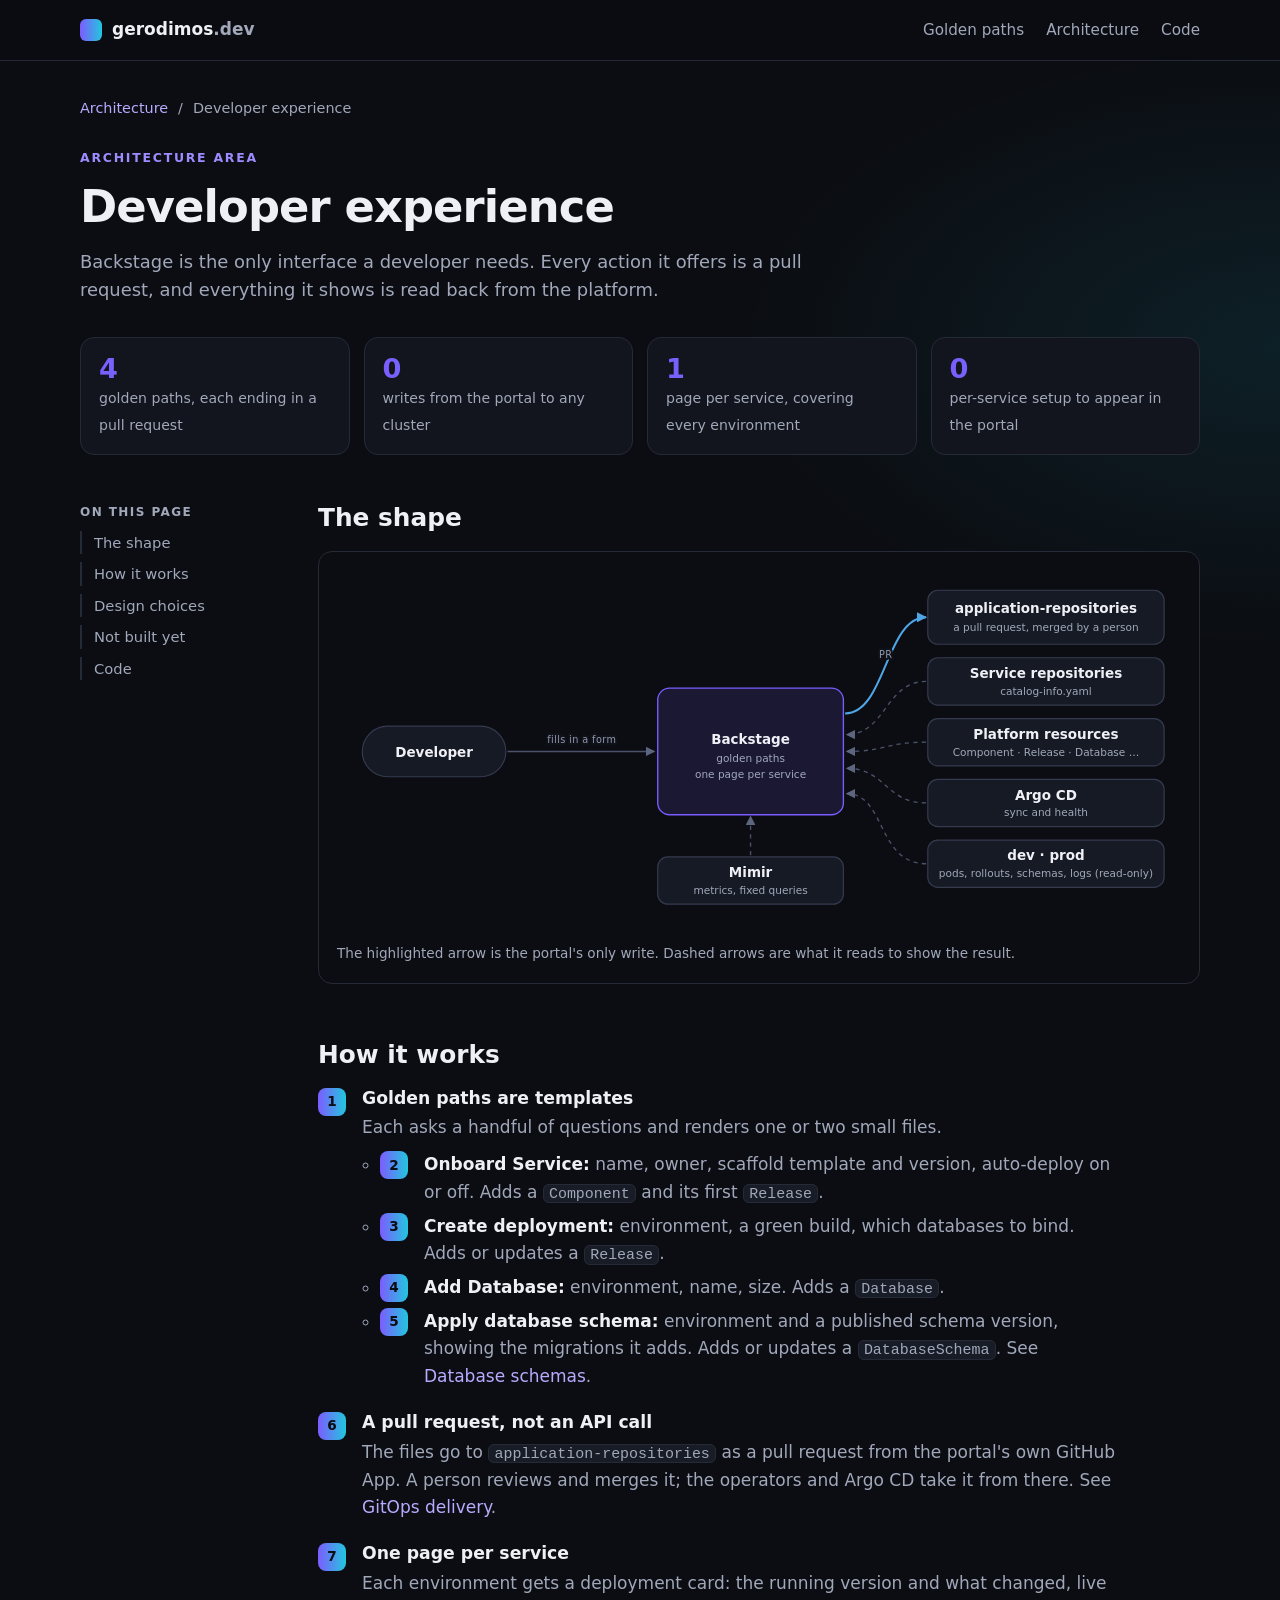
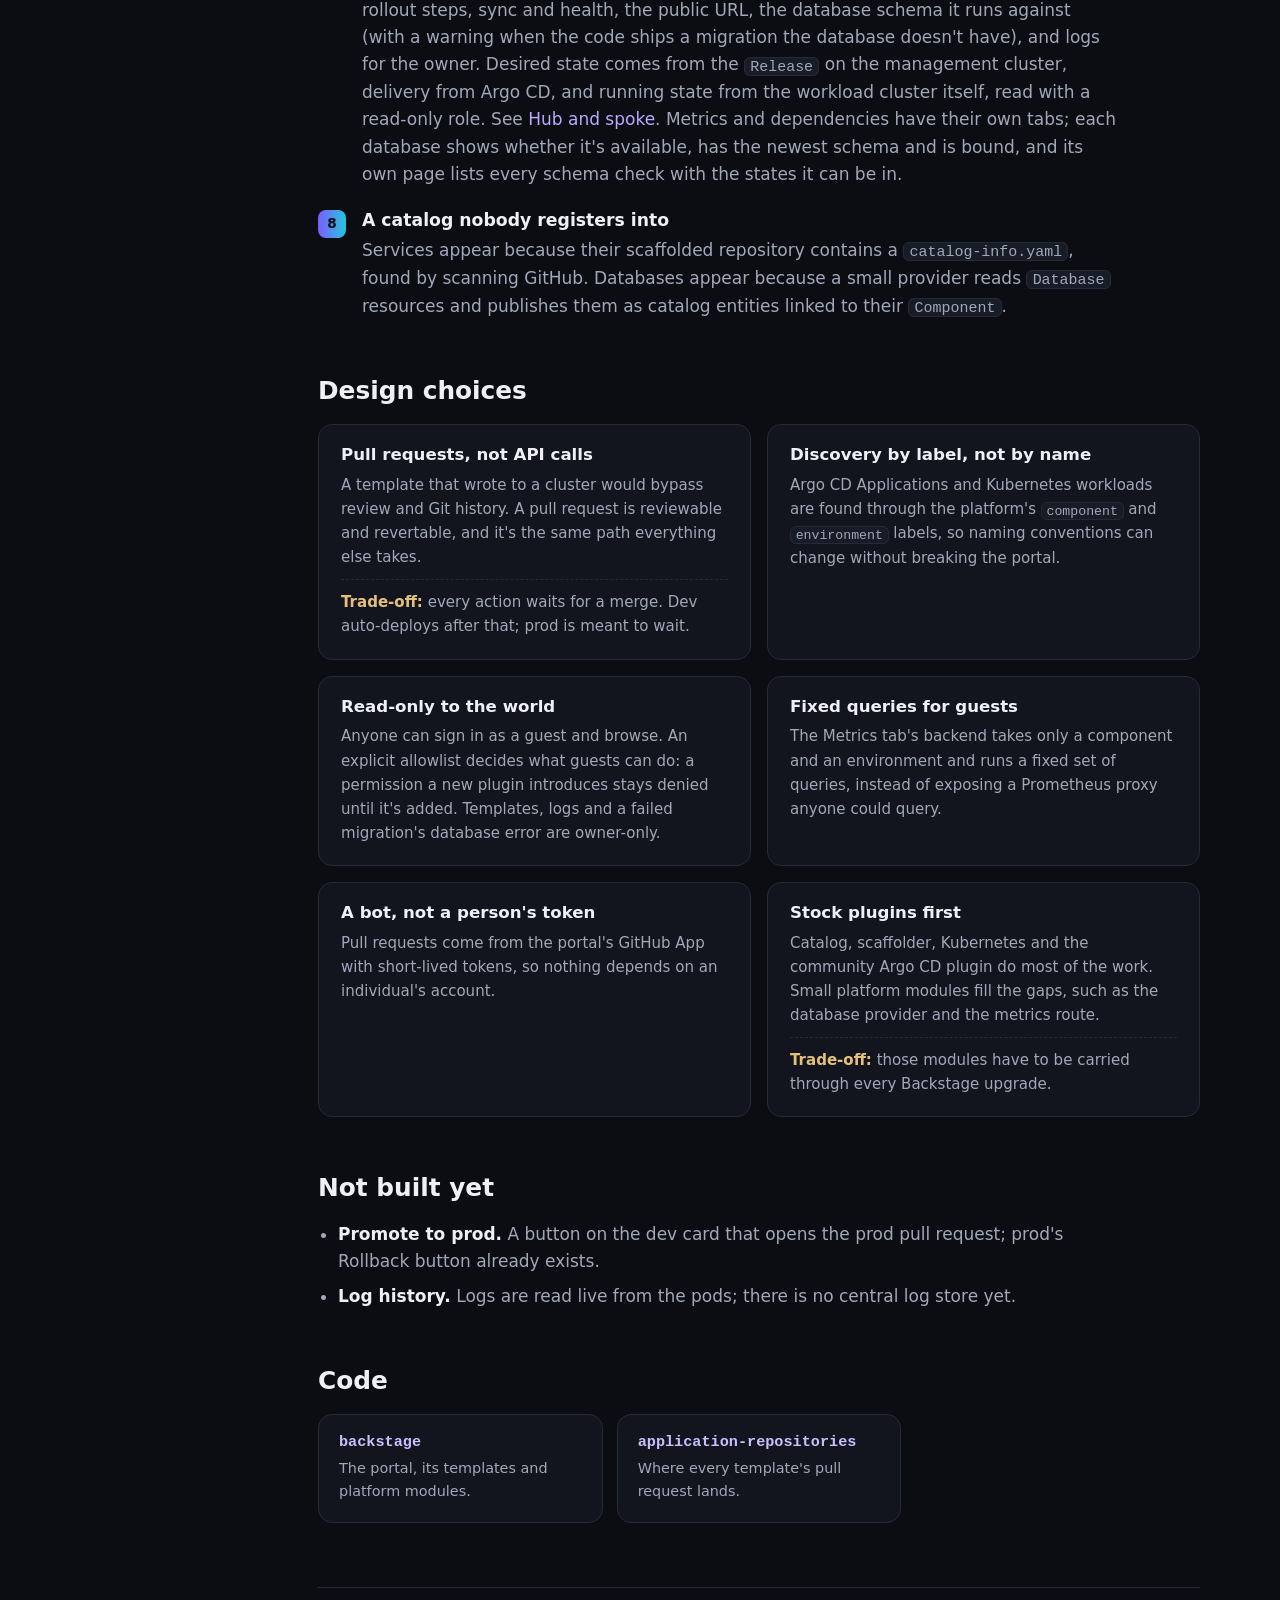
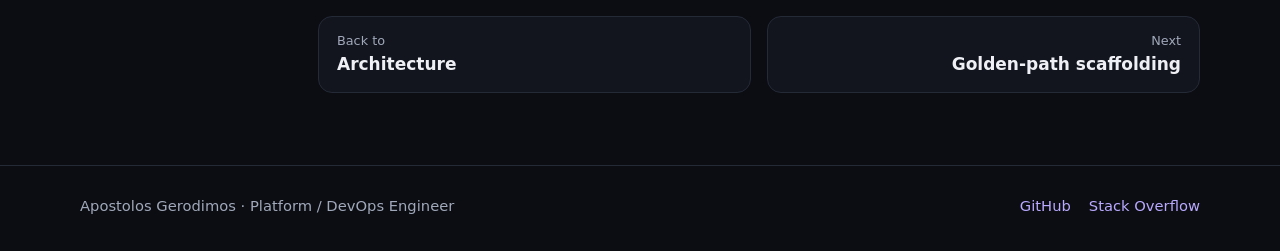
<file: architecture/developer-experience/index.html>
<!doctype html>
<html lang="en">
<head>
  <meta charset="utf-8">
  <meta name="viewport" content="width=device-width, initial-scale=1">
  <title>Developer experience · Apostolos Gerodimos</title>
  <meta name="description" content="Backstage is the only interface a developer needs: every action is a pull request, and every result is read back from the platform.">
  <link rel="icon" href="../../assets/favicon.svg" type="image/svg+xml">
  <link rel="stylesheet" href="../../styles.css?v=2026-10-12">
</head>
<body>
  <header class="site-header">
    <div class="wrap header-inner">
      <a class="brand" href="../../" aria-label="Home">
        <span class="brand-mark" aria-hidden="true"></span>
        <span>gerodimos<span class="muted">.dev</span></span>
      </a>
      <nav aria-label="Sections">
        <a href="../../#demo">Golden paths</a>
        <a href="../../#architecture">Architecture</a>
        <a href="../../#code">Code</a>
      </nav>
    </div>
  </header>

  <main class="wrap concept">
    <nav class="crumbs" aria-label="Breadcrumb"><a href="../../#architecture">Architecture</a><span aria-hidden="true">/</span><span>Developer experience</span></nav>

    <header class="concept-head">
      <p class="eyebrow">Architecture area</p>
      <h1>Developer experience</h1>
      <p class="lede">Backstage is the only interface a developer needs. Every action it offers is a pull request, and everything it shows is read back from the platform.</p>
    </header>

    <ul class="facts" aria-label="At a glance">
      <li><strong>4</strong><span>golden paths, each ending in a pull request</span></li>
      <li><strong>0</strong><span>writes from the portal to any cluster</span></li>
      <li><strong>1</strong><span>page per service, covering every environment</span></li>
      <li><strong>0</strong><span>per-service setup to appear in the portal</span></li>
    </ul>

    <div class="doc-layout">
      <aside class="toc" aria-label="On this page">
        <p>On this page</p>
        <a href="#shape">The shape</a>
        <a href="#how">How it works</a>
        <a href="#choices">Design choices</a>
        <a href="#not-yet">Not built yet</a>
        <a href="#code">Code</a>
      </aside>

      <article class="doc">
        <section id="shape">
          <h2>The shape</h2>
          <figure class="diagram">
            <div class="diagram-scroll">
              <svg viewBox="0 0 1000 430" role="img" aria-labelledby="dx-t">
                <title id="dx-t">A developer uses Backstage. Backstage's only write is a pull request to application-repositories. It reads service repositories for the catalog, platform resources on the management cluster, rollout state from Argo CD, pods, logs and schema status from the workload clusters, and metrics from Mimir.</title>
                <defs>
                  <marker id="d-arrow" viewBox="0 0 10 10" refX="9" refY="5" markerWidth="7" markerHeight="7" orient="auto-start-reverse"><path d="M0,0 L10,5 L0,10 z" fill="#5d6680"/></marker>
                  <marker id="d-arrow-hi" viewBox="0 0 10 10" refX="9" refY="5" markerWidth="5" markerHeight="5" orient="auto-start-reverse"><path d="M0,0 L10,5 L0,10 z" fill="#4fa6e6"/></marker>
                </defs>

                <rect class="v-node" x="30" y="185" width="170" height="60" rx="30"/>
                <text class="v-t" x="115" y="221" text-anchor="middle">Developer</text>
                <path class="v-edge" d="M202,215 H376" marker-end="url(#d-arrow)"/>
                <text class="v-label" x="290" y="205" text-anchor="middle">fills in a form</text>

                <rect class="v-node-hi" x="380" y="140" width="220" height="150" rx="14"/>
                <text class="v-t" x="490" y="206" text-anchor="middle">Backstage</text>
                <text class="v-s" x="490" y="228" text-anchor="middle">golden paths</text>
                <text class="v-s" x="490" y="246" text-anchor="middle">one page per service</text>

                <!-- The one write -->
                <rect class="v-node" x="700" y="24" width="280" height="64" rx="12"/>
                <text class="v-t" x="840" y="51" text-anchor="middle">application-repositories</text>
                <text class="v-s" x="840" y="72" text-anchor="middle">a pull request, merged by a person</text>
                <path class="v-edge-hi o-hi" d="M602,170 C650,170 650,56 698,56" marker-end="url(#d-arrow-hi)"/>
                <text class="v-label" x="650" y="104" text-anchor="middle">PR</text>

                <!-- Reads -->
                <rect class="v-node" x="700" y="104" width="280" height="56" rx="12"/>
                <text class="v-t" x="840" y="128" text-anchor="middle">Service repositories</text>
                <text class="v-s" x="840" y="148" text-anchor="middle">catalog-info.yaml</text>
                <rect class="v-node" x="700" y="176" width="280" height="56" rx="12"/>
                <text class="v-t" x="840" y="200" text-anchor="middle">Platform resources</text>
                <text class="v-s" x="840" y="220" text-anchor="middle">Component · Release · Database …</text>
                <rect class="v-node" x="700" y="248" width="280" height="56" rx="12"/>
                <text class="v-t" x="840" y="272" text-anchor="middle">Argo CD</text>
                <text class="v-s" x="840" y="292" text-anchor="middle">sync and health</text>
                <rect class="v-node" x="700" y="320" width="280" height="56" rx="12"/>
                <text class="v-t" x="840" y="344" text-anchor="middle">dev · prod</text>
                <text class="v-s" x="840" y="364" text-anchor="middle">pods, rollouts, schemas, logs (read-only)</text>
                <rect class="v-node" x="380" y="340" width="220" height="56" rx="12"/>
                <text class="v-t" x="490" y="364" text-anchor="middle">Mimir</text>
                <text class="v-s" x="490" y="384" text-anchor="middle">metrics, fixed queries</text>

                <path class="v-edge o-dashed-edge" d="M698,132 C650,132 650,195 604,195" marker-end="url(#d-arrow)"/>
                <path class="v-edge o-dashed-edge" d="M698,204 C650,204 650,215 604,215" marker-end="url(#d-arrow)"/>
                <path class="v-edge o-dashed-edge" d="M698,276 C650,276 650,235 604,235" marker-end="url(#d-arrow)"/>
                <path class="v-edge o-dashed-edge" d="M698,348 C640,348 650,265 604,265" marker-end="url(#d-arrow)"/>
                <path class="v-edge o-dashed-edge" d="M490,338 V292" marker-end="url(#d-arrow)"/>
              </svg>
            </div>
            <figcaption><span class="scroll-hint">Scroll sideways to see all of it. </span>The highlighted arrow is the portal's only write. Dashed arrows are what it reads to show the result.</figcaption>
          </figure>
        </section>

        <section id="how">
          <h2>How it works</h2>
          <ol class="flow">
            <li>
              <h3>Golden paths are templates</h3>
              <p>Each asks a handful of questions and renders one or two small files.</p>
              <ul class="plain">
                <li><strong>Onboard Service:</strong> name, owner, scaffold template and version, auto-deploy on or off. Adds a <code>Component</code> and its first <code>Release</code>.</li>
                <li><strong>Create deployment:</strong> environment, a green build, which databases to bind. Adds or updates a <code>Release</code>.</li>
                <li><strong>Add Database:</strong> environment, name, size. Adds a <code>Database</code>.</li>
                <li><strong>Apply database schema:</strong> environment and a published schema version, showing the migrations it adds. Adds or updates a <code>DatabaseSchema</code>. See <a href="../database-schemas/">Database schemas</a>.</li>
              </ul>
            </li>
            <li>
              <h3>A pull request, not an API call</h3>
              <p>The files go to <code>application-repositories</code> as a pull request from the portal's own GitHub App. A person reviews and merges it; the operators and Argo CD take it from there. See <a href="../gitops-delivery/">GitOps delivery</a>.</p>
            </li>
            <li>
              <h3>One page per service</h3>
              <p>Each environment gets a deployment card: the running version and what changed, live rollout steps, sync and health, the public URL, the database schema it runs against (with a warning when the code ships a migration the database doesn't have), and logs for the owner. Desired state comes from the <code>Release</code> on the management cluster, delivery from Argo CD, and running state from the workload cluster itself, read with a read-only role. See <a href="../hub-and-spoke/">Hub and spoke</a>. Metrics and dependencies have their own tabs; each database shows whether it's available, has the newest schema and is bound, and its own page lists every schema check with the states it can be in.</p>
            </li>
            <li>
              <h3>A catalog nobody registers into</h3>
              <p>Services appear because their scaffolded repository contains a <code>catalog-info.yaml</code>, found by scanning GitHub. Databases appear because a small provider reads <code>Database</code> resources and publishes them as catalog entities linked to their <code>Component</code>.</p>
            </li>
          </ol>
        </section>

        <section id="choices">
          <h2>Design choices</h2>
          <div class="choices">
            <article class="choice">
              <h3>Pull requests, not API calls</h3>
              <p>A template that wrote to a cluster would bypass review and Git history. A pull request is reviewable and revertable, and it's the same path everything else takes.</p>
              <p class="tradeoff"><strong>Trade-off:</strong> every action waits for a merge. Dev auto-deploys after that; prod is meant to wait.</p>
            </article>
            <article class="choice">
              <h3>Discovery by label, not by name</h3>
              <p>Argo CD Applications and Kubernetes workloads are found through the platform's <code>component</code> and <code>environment</code> labels, so naming conventions can change without breaking the portal.</p>
            </article>
            <article class="choice">
              <h3>Read-only to the world</h3>
              <p>Anyone can sign in as a guest and browse. An explicit allowlist decides what guests can do: a permission a new plugin introduces stays denied until it's added. Templates, logs and a failed migration's database error are owner-only.</p>
            </article>
            <article class="choice">
              <h3>Fixed queries for guests</h3>
              <p>The Metrics tab's backend takes only a component and an environment and runs a fixed set of queries, instead of exposing a Prometheus proxy anyone could query.</p>
            </article>
            <article class="choice">
              <h3>A bot, not a person's token</h3>
              <p>Pull requests come from the portal's GitHub App with short-lived tokens, so nothing depends on an individual's account.</p>
            </article>
            <article class="choice">
              <h3>Stock plugins first</h3>
              <p>Catalog, scaffolder, Kubernetes and the community Argo CD plugin do most of the work. Small platform modules fill the gaps, such as the database provider and the metrics route.</p>
              <p class="tradeoff"><strong>Trade-off:</strong> those modules have to be carried through every Backstage upgrade.</p>
            </article>
          </div>
        </section>

        <section id="not-yet">
          <h2>Not built yet</h2>
          <ul class="not-yet">
            <li><strong>Promote to prod.</strong> A button on the dev card that opens the prod pull request; prod's Rollback button already exists.</li>
            <li><strong>Log history.</strong> Logs are read live from the pods; there is no central log store yet.</li>
          </ul>
        </section>

        <section id="code">
          <h2>Code</h2>
          <div class="repos repos-compact">
            <a class="repo" href="https://github.com/entr0pian/backstage"><h3>backstage</h3><p>The portal, its templates and platform modules.</p></a>
            <a class="repo" href="https://github.com/entr0pian/application-repositories"><h3>application-repositories</h3><p>Where every template's pull request lands.</p></a>
          </div>
        </section>

        <nav class="pager" aria-label="Architecture areas">
          <a href="../../#architecture"><span>Back to</span>Architecture</a>
          <a class="next" href="../scaffolding/"><span>Next</span>Golden-path scaffolding</a>
        </nav>
      </article>
    </div>
  </main>

  <footer class="site-footer">
    <div class="wrap footer-inner">
      <p>Apostolos Gerodimos · Platform / DevOps Engineer</p>
      <nav aria-label="Elsewhere">
        <a href="https://github.com/entr0pian">GitHub</a>
        <a href="https://stackoverflow.com/users/10463211/tolis-gerodimos">Stack Overflow</a>
      </nav>
    </div>
  </footer>
</body>
</html>
</file>
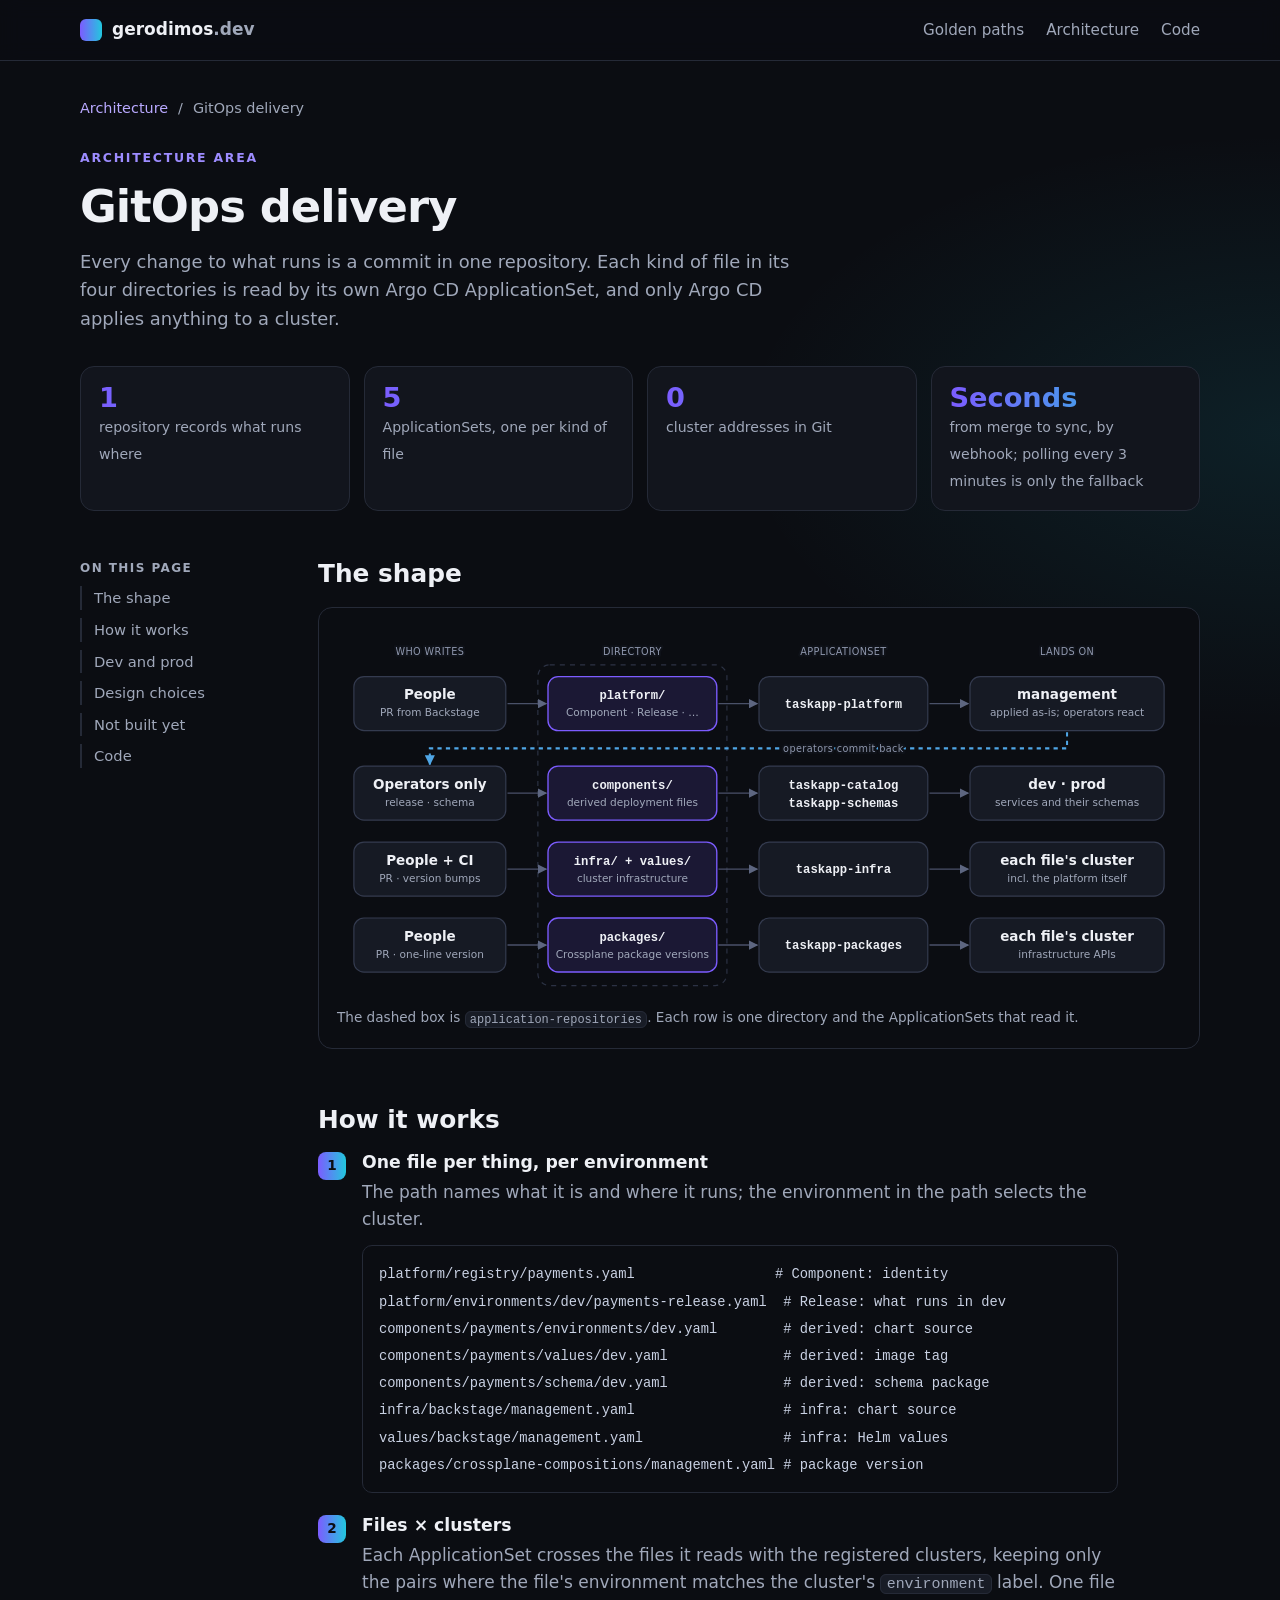
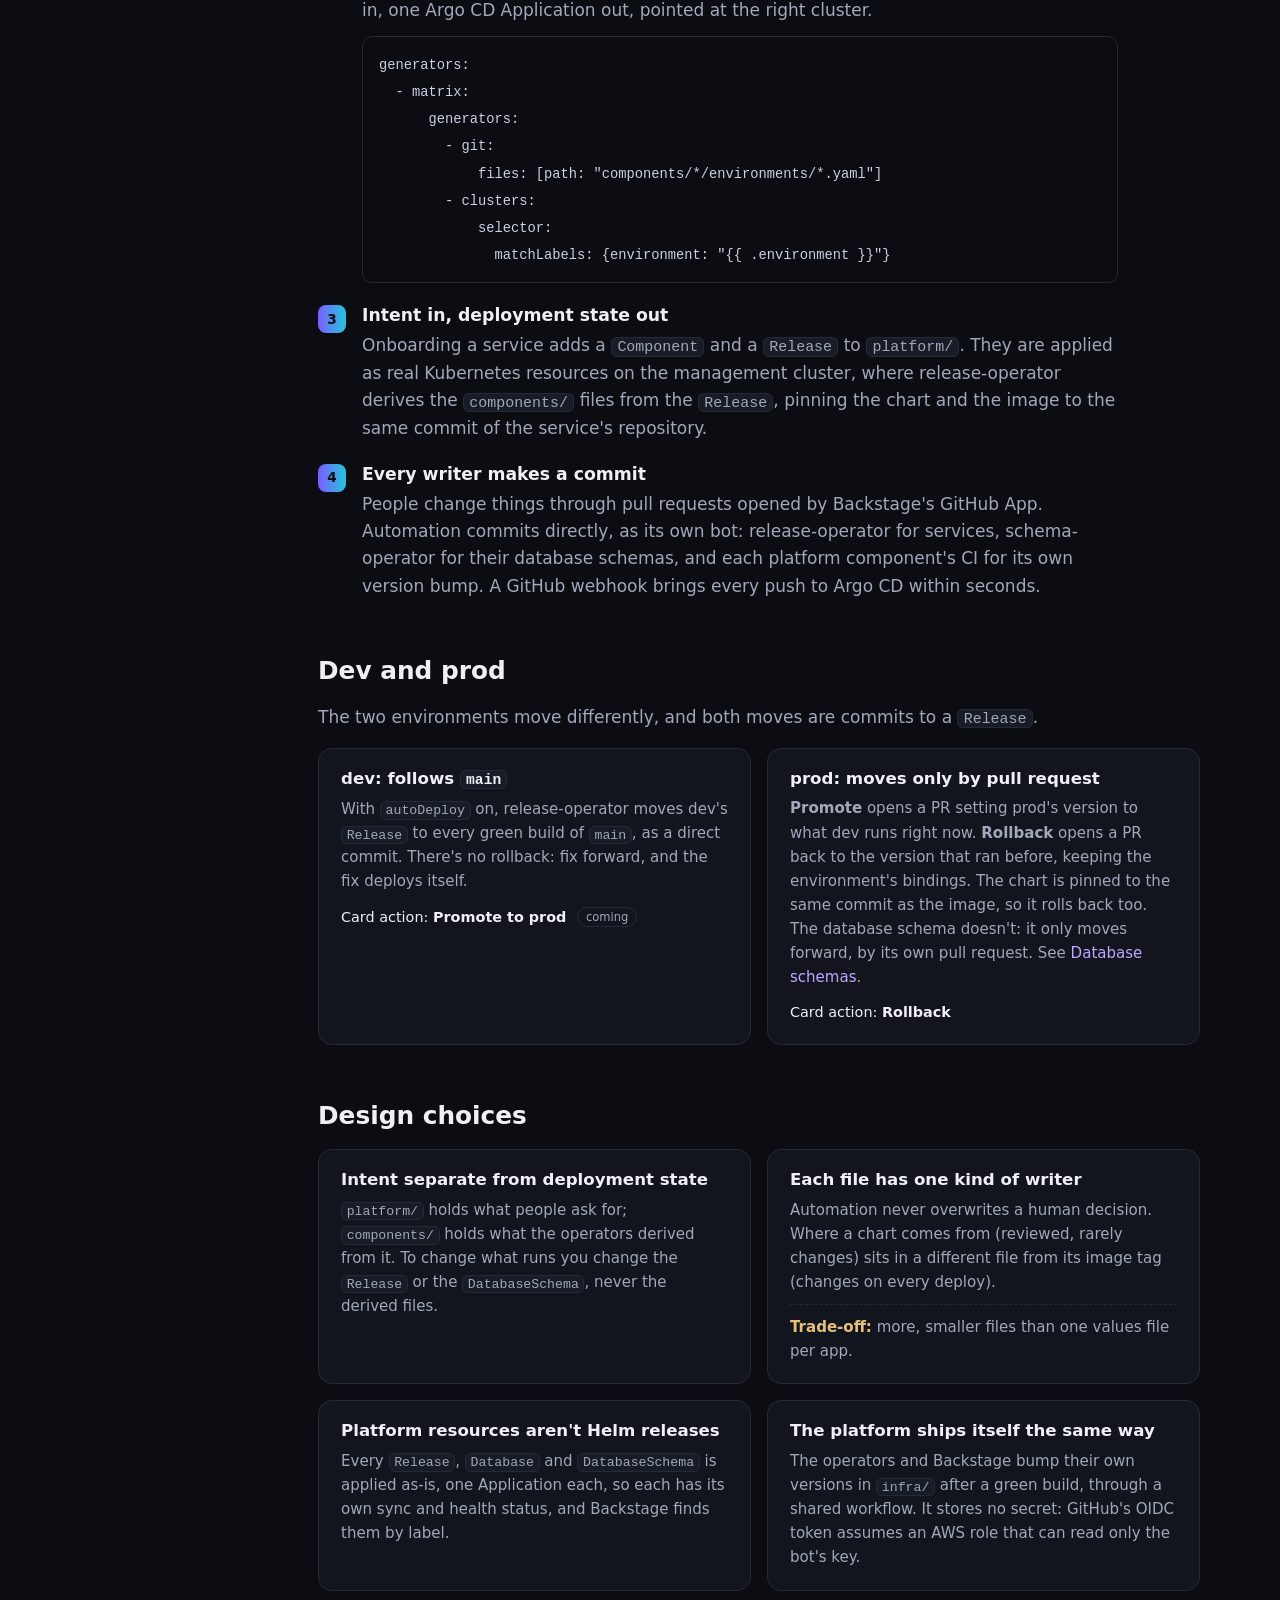
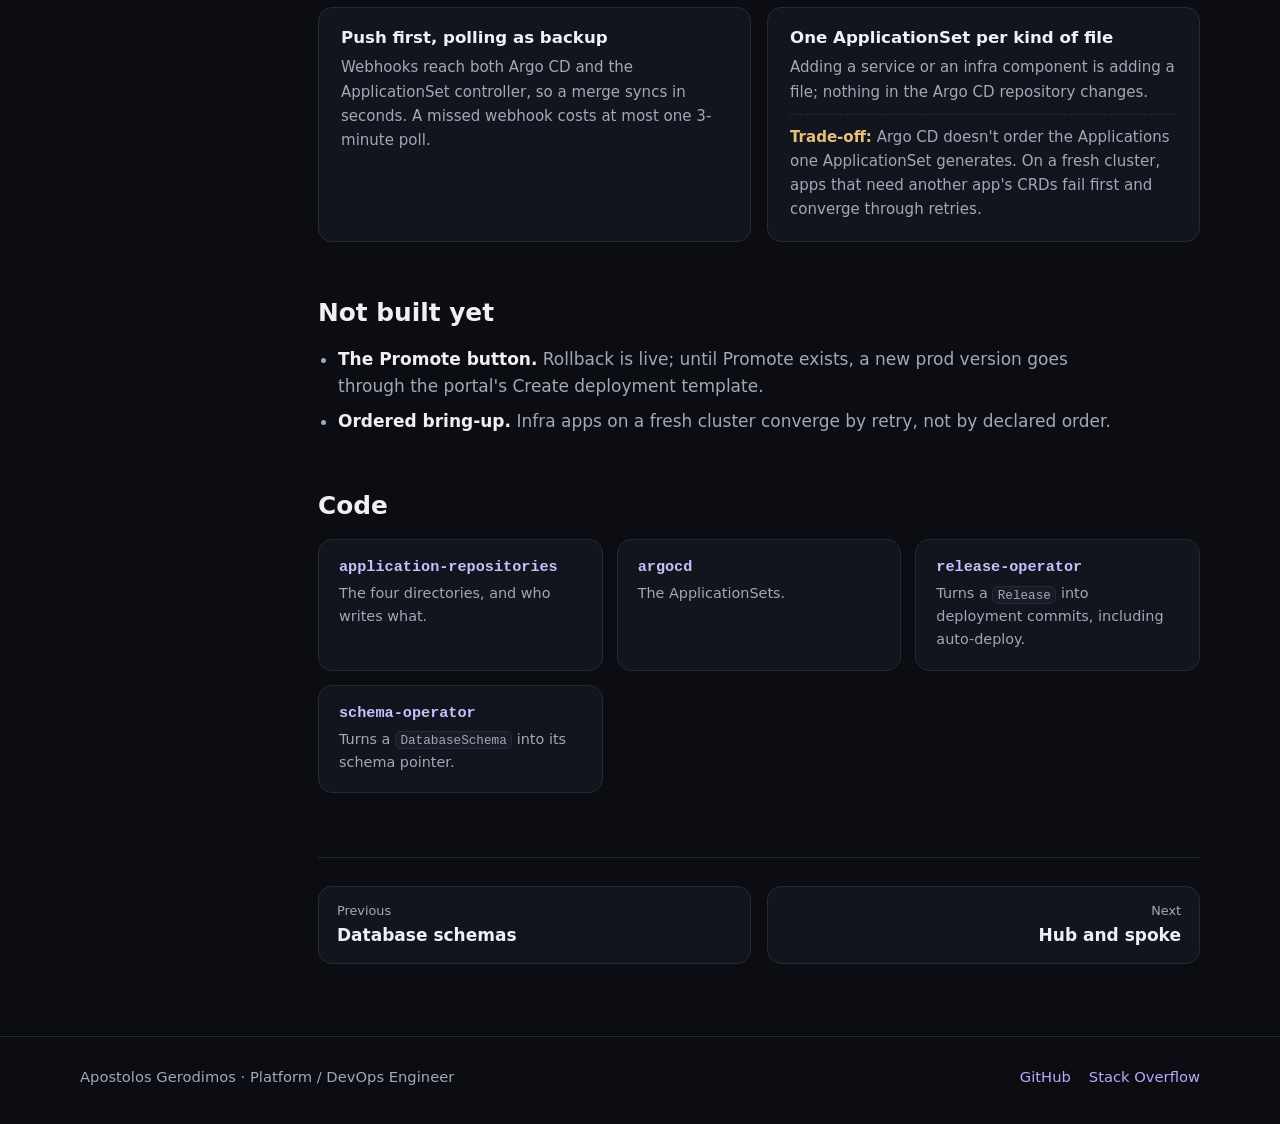
<file: architecture/gitops-delivery/index.html>
<!doctype html>
<html lang="en">
<head>
  <meta charset="utf-8">
  <meta name="viewport" content="width=device-width, initial-scale=1">
  <title>GitOps delivery · Apostolos Gerodimos</title>
  <meta name="description" content="Every change to what runs is a commit in one repository; each kind of file in it is read by its own Argo CD ApplicationSet.">
  <link rel="icon" href="../../assets/favicon.svg" type="image/svg+xml">
  <link rel="stylesheet" href="../../styles.css?v=2026-10-12">
</head>
<body>
  <header class="site-header">
    <div class="wrap header-inner">
      <a class="brand" href="../../" aria-label="Home">
        <span class="brand-mark" aria-hidden="true"></span>
        <span>gerodimos<span class="muted">.dev</span></span>
      </a>
      <nav aria-label="Sections">
        <a href="../../#demo">Golden paths</a>
        <a href="../../#architecture">Architecture</a>
        <a href="../../#code">Code</a>
      </nav>
    </div>
  </header>

  <main class="wrap concept">
    <nav class="crumbs" aria-label="Breadcrumb"><a href="../../#architecture">Architecture</a><span aria-hidden="true">/</span><span>GitOps delivery</span></nav>

    <header class="concept-head">
      <p class="eyebrow">Architecture area</p>
      <h1>GitOps delivery</h1>
      <p class="lede">Every change to what runs is a commit in one repository. Each kind of file in its four directories is read by its own Argo CD ApplicationSet, and only Argo CD applies anything to a cluster.</p>
    </header>

    <ul class="facts" aria-label="At a glance">
      <li><strong>1</strong><span>repository records what runs where</span></li>
      <li><strong>5</strong><span>ApplicationSets, one per kind of file</span></li>
      <li><strong>0</strong><span>cluster addresses in Git</span></li>
      <li><strong>Seconds</strong><span>from merge to sync, by webhook; polling every 3 minutes is only the fallback</span></li>
    </ul>

    <div class="doc-layout">
      <aside class="toc" aria-label="On this page">
        <p>On this page</p>
        <a href="#shape">The shape</a>
        <a href="#how">How it works</a>
        <a href="#environments">Dev and prod</a>
        <a href="#choices">Design choices</a>
        <a href="#not-yet">Not built yet</a>
        <a href="#code">Code</a>
      </aside>

      <article class="doc">
        <section id="shape">
          <h2>The shape</h2>
          <figure class="diagram">
            <div class="diagram-scroll">
              <svg viewBox="0 0 1000 440" role="img" aria-labelledby="gd-t">
                <title id="gd-t">Four rows, one per directory of application-repositories. People open pull requests into platform/, which the taskapp-platform ApplicationSet applies to the management cluster. The operators there react: release-operator and schema-operator commit into components/, which taskapp-catalog (the services) and taskapp-schemas (their database schemas) deploy to dev and prod. People and CI write infra/ and values/, which taskapp-infra deploys to the cluster each file names. People write packages/, which taskapp-packages installs as Crossplane packages.</title>
                <defs>
                  <marker id="g-arrow" viewBox="0 0 10 10" refX="9" refY="5" markerWidth="7" markerHeight="7" orient="auto-start-reverse"><path d="M0,0 L10,5 L0,10 z" fill="#5d6680"/></marker>
                  <marker id="g-arrow-hi" viewBox="0 0 10 10" refX="9" refY="5" markerWidth="5" markerHeight="5" orient="auto-start-reverse"><path d="M0,0 L10,5 L0,10 z" fill="#4fa6e6"/></marker>
                </defs>

                <text class="v-label" x="110" y="34" text-anchor="middle">WHO WRITES</text>
                <text class="v-label" x="350" y="34" text-anchor="middle">DIRECTORY</text>
                <text class="v-label" x="600" y="34" text-anchor="middle">APPLICATIONSET</text>
                <text class="v-label" x="865" y="34" text-anchor="middle">LANDS ON</text>

                <rect class="o-group o-dashed" x="238" y="46" width="224" height="380" rx="14"/>

                <!-- Row 1: platform/ -->
                <rect class="v-node" x="20" y="60" width="180" height="64" rx="12"/>
                <text class="v-t" x="110" y="87" text-anchor="middle">People</text>
                <text class="v-s" x="110" y="107" text-anchor="middle">PR from Backstage</text>
                <rect class="v-node-hi" x="250" y="60" width="200" height="64" rx="12"/>
                <text class="v-t mono" x="350" y="87" text-anchor="middle">platform/</text>
                <text class="v-s" x="350" y="107" text-anchor="middle">Component · Release · …</text>
                <rect class="v-node" x="500" y="60" width="200" height="64" rx="12"/>
                <text class="v-t mono" x="600" y="97" text-anchor="middle">taskapp-platform</text>
                <rect class="v-node" x="750" y="60" width="230" height="64" rx="12"/>
                <text class="v-t" x="865" y="87" text-anchor="middle">management</text>
                <text class="v-s" x="865" y="107" text-anchor="middle">applied as-is; operators react</text>

                <!-- Operators commit back -->
                <path class="v-edge-hi o-hi o-dashed-edge" d="M865,126 V145 H110 V164" marker-end="url(#g-arrow-hi)"/>
                <text class="v-label" x="600" y="149" text-anchor="middle">operators commit back</text>

                <!-- Row 2: components/ -->
                <rect class="v-node" x="20" y="166" width="180" height="64" rx="12"/>
                <text class="v-t" x="110" y="193" text-anchor="middle">Operators only</text>
                <text class="v-s" x="110" y="213" text-anchor="middle">release · schema</text>
                <rect class="v-node-hi" x="250" y="166" width="200" height="64" rx="12"/>
                <text class="v-t mono" x="350" y="193" text-anchor="middle">components/</text>
                <text class="v-s" x="350" y="213" text-anchor="middle">derived deployment files</text>
                <rect class="v-node" x="500" y="166" width="200" height="64" rx="12"/>
                <text class="v-t mono" x="600" y="193" text-anchor="middle">taskapp-catalog</text>
                <text class="v-t mono" x="600" y="215" text-anchor="middle">taskapp-schemas</text>
                <rect class="v-node" x="750" y="166" width="230" height="64" rx="12"/>
                <text class="v-t" x="865" y="193" text-anchor="middle">dev · prod</text>
                <text class="v-s" x="865" y="213" text-anchor="middle">services and their schemas</text>

                <!-- Row 3: infra/ + values/ -->
                <rect class="v-node" x="20" y="256" width="180" height="64" rx="12"/>
                <text class="v-t" x="110" y="283" text-anchor="middle">People + CI</text>
                <text class="v-s" x="110" y="303" text-anchor="middle">PR · version bumps</text>
                <rect class="v-node-hi" x="250" y="256" width="200" height="64" rx="12"/>
                <text class="v-t mono" x="350" y="283" text-anchor="middle">infra/ + values/</text>
                <text class="v-s" x="350" y="303" text-anchor="middle">cluster infrastructure</text>
                <rect class="v-node" x="500" y="256" width="200" height="64" rx="12"/>
                <text class="v-t mono" x="600" y="293" text-anchor="middle">taskapp-infra</text>
                <rect class="v-node" x="750" y="256" width="230" height="64" rx="12"/>
                <text class="v-t" x="865" y="283" text-anchor="middle">each file's cluster</text>
                <text class="v-s" x="865" y="303" text-anchor="middle">incl. the platform itself</text>

                <!-- Row 4: packages/ -->
                <rect class="v-node" x="20" y="346" width="180" height="64" rx="12"/>
                <text class="v-t" x="110" y="373" text-anchor="middle">People</text>
                <text class="v-s" x="110" y="393" text-anchor="middle">PR · one-line version</text>
                <rect class="v-node-hi" x="250" y="346" width="200" height="64" rx="12"/>
                <text class="v-t mono" x="350" y="373" text-anchor="middle">packages/</text>
                <text class="v-s" x="350" y="393" text-anchor="middle">Crossplane package versions</text>
                <rect class="v-node" x="500" y="346" width="200" height="64" rx="12"/>
                <text class="v-t mono" x="600" y="383" text-anchor="middle">taskapp-packages</text>
                <rect class="v-node" x="750" y="346" width="230" height="64" rx="12"/>
                <text class="v-t" x="865" y="373" text-anchor="middle">each file's cluster</text>
                <text class="v-s" x="865" y="393" text-anchor="middle">infrastructure APIs</text>

                <!-- Row edges -->
                <path class="v-edge" d="M202,92 H248" marker-end="url(#g-arrow)"/>
                <path class="v-edge" d="M452,92 H498" marker-end="url(#g-arrow)"/>
                <path class="v-edge" d="M702,92 H748" marker-end="url(#g-arrow)"/>
                <path class="v-edge" d="M202,198 H248" marker-end="url(#g-arrow)"/>
                <path class="v-edge" d="M452,198 H498" marker-end="url(#g-arrow)"/>
                <path class="v-edge" d="M702,198 H748" marker-end="url(#g-arrow)"/>
                <path class="v-edge" d="M202,288 H248" marker-end="url(#g-arrow)"/>
                <path class="v-edge" d="M452,288 H498" marker-end="url(#g-arrow)"/>
                <path class="v-edge" d="M702,288 H748" marker-end="url(#g-arrow)"/>
                <path class="v-edge" d="M202,378 H248" marker-end="url(#g-arrow)"/>
                <path class="v-edge" d="M452,378 H498" marker-end="url(#g-arrow)"/>
                <path class="v-edge" d="M702,378 H748" marker-end="url(#g-arrow)"/>
              </svg>
            </div>
            <figcaption><span class="scroll-hint">Scroll sideways to see all of it. </span>The dashed box is <code>application-repositories</code>. Each row is one directory and the ApplicationSets that read it.</figcaption>
          </figure>
        </section>

        <section id="how">
          <h2>How it works</h2>
          <ol class="flow">
            <li>
              <h3>One file per thing, per environment</h3>
              <p>The path names what it is and where it runs; the environment in the path selects the cluster.</p>
<pre><code>platform/registry/payments.yaml                 # Component: identity
platform/environments/dev/payments-release.yaml  # Release: what runs in dev
components/payments/environments/dev.yaml        # derived: chart source
components/payments/values/dev.yaml              # derived: image tag
components/payments/schema/dev.yaml              # derived: schema package
infra/backstage/management.yaml                  # infra: chart source
values/backstage/management.yaml                 # infra: Helm values
packages/crossplane-compositions/management.yaml # package version</code></pre>
            </li>
            <li>
              <h3>Files × clusters</h3>
              <p>Each ApplicationSet crosses the files it reads with the registered clusters, keeping only the pairs where the file's environment matches the cluster's <code>environment</code> label. One file in, one Argo CD Application out, pointed at the right cluster.</p>
<pre><code>generators:
  - matrix:
      generators:
        - git:
            files: [path: "components/*/environments/*.yaml"]
        - clusters:
            selector:
              matchLabels: {environment: "{{ .environment }}"}</code></pre>
            </li>
            <li>
              <h3>Intent in, deployment state out</h3>
              <p>Onboarding a service adds a <code>Component</code> and a <code>Release</code> to <code>platform/</code>. They are applied as real Kubernetes resources on the management cluster, where release-operator derives the <code>components/</code> files from the <code>Release</code>, pinning the chart and the image to the same commit of the service's repository.</p>
            </li>
            <li>
              <h3>Every writer makes a commit</h3>
              <p>People change things through pull requests opened by Backstage's GitHub App. Automation commits directly, as its own bot: release-operator for services, schema-operator for their database schemas, and each platform component's CI for its own version bump. A GitHub webhook brings every push to Argo CD within seconds.</p>
            </li>
          </ol>
        </section>

        <section id="environments">
          <h2>Dev and prod</h2>
          <p class="doc-p">The two environments move differently, and both moves are commits to a <code>Release</code>.</p>
          <div class="env-policy">
            <article class="choice">
              <h3>dev: follows <code>main</code></h3>
              <p>With <code>autoDeploy</code> on, release-operator moves dev's <code>Release</code> to every green build of <code>main</code>, as a direct commit. There's no rollback: fix forward, and the fix deploys itself.</p>
              <p class="action">Card action: <strong>Promote to prod</strong> <span class="tag-inline">coming</span></p>
            </article>
            <article class="choice">
              <h3>prod: moves only by pull request</h3>
              <p><strong>Promote</strong> opens a PR setting prod's version to what dev runs right now. <strong>Rollback</strong> opens a PR back to the version that ran before, keeping the environment's bindings. The chart is pinned to the same commit as the image, so it rolls back too. The database schema doesn't: it only moves forward, by its own pull request. See <a href="../database-schemas/">Database schemas</a>.</p>
              <p class="action">Card action: <strong>Rollback</strong></p>
            </article>
          </div>
        </section>

        <section id="choices">
          <h2>Design choices</h2>
          <div class="choices">
            <article class="choice">
              <h3>Intent separate from deployment state</h3>
              <p><code>platform/</code> holds what people ask for; <code>components/</code> holds what the operators derived from it. To change what runs you change the <code>Release</code> or the <code>DatabaseSchema</code>, never the derived files.</p>
            </article>
            <article class="choice">
              <h3>Each file has one kind of writer</h3>
              <p>Automation never overwrites a human decision. Where a chart comes from (reviewed, rarely changes) sits in a different file from its image tag (changes on every deploy).</p>
              <p class="tradeoff"><strong>Trade-off:</strong> more, smaller files than one values file per app.</p>
            </article>
            <article class="choice">
              <h3>Platform resources aren't Helm releases</h3>
              <p>Every <code>Release</code>, <code>Database</code> and <code>DatabaseSchema</code> is applied as-is, one Application each, so each has its own sync and health status, and Backstage finds them by label.</p>
            </article>
            <article class="choice">
              <h3>The platform ships itself the same way</h3>
              <p>The operators and Backstage bump their own versions in <code>infra/</code> after a green build, through a shared workflow. It stores no secret: GitHub's OIDC token assumes an AWS role that can read only the bot's key.</p>
            </article>
            <article class="choice">
              <h3>Push first, polling as backup</h3>
              <p>Webhooks reach both Argo CD and the ApplicationSet controller, so a merge syncs in seconds. A missed webhook costs at most one 3-minute poll.</p>
            </article>
            <article class="choice">
              <h3>One ApplicationSet per kind of file</h3>
              <p>Adding a service or an infra component is adding a file; nothing in the Argo CD repository changes.</p>
              <p class="tradeoff"><strong>Trade-off:</strong> Argo CD doesn't order the Applications one ApplicationSet generates. On a fresh cluster, apps that need another app's CRDs fail first and converge through retries.</p>
            </article>
          </div>
        </section>

        <section id="not-yet">
          <h2>Not built yet</h2>
          <ul class="not-yet">
            <li><strong>The Promote button.</strong> Rollback is live; until Promote exists, a new prod version goes through the portal's Create deployment template.</li>
            <li><strong>Ordered bring-up.</strong> Infra apps on a fresh cluster converge by retry, not by declared order.</li>
          </ul>
        </section>

        <section id="code">
          <h2>Code</h2>
          <div class="repos repos-compact">
            <a class="repo" href="https://github.com/entr0pian/application-repositories"><h3>application-repositories</h3><p>The four directories, and who writes what.</p></a>
            <a class="repo" href="https://github.com/entr0pian/argocd"><h3>argocd</h3><p>The ApplicationSets.</p></a>
            <a class="repo" href="https://github.com/entr0pian/release-operator"><h3>release-operator</h3><p>Turns a <code>Release</code> into deployment commits, including auto-deploy.</p></a>
            <a class="repo" href="https://github.com/entr0pian/schema-operator"><h3>schema-operator</h3><p>Turns a <code>DatabaseSchema</code> into its schema pointer.</p></a>
          </div>
        </section>

        <nav class="pager" aria-label="Architecture areas">
          <a href="../database-schemas/"><span>Previous</span>Database schemas</a>
          <a class="next" href="../hub-and-spoke/"><span>Next</span>Hub and spoke</a>
        </nav>
      </article>
    </div>
  </main>

  <footer class="site-footer">
    <div class="wrap footer-inner">
      <p>Apostolos Gerodimos · Platform / DevOps Engineer</p>
      <nav aria-label="Elsewhere">
        <a href="https://github.com/entr0pian">GitHub</a>
        <a href="https://stackoverflow.com/users/10463211/tolis-gerodimos">Stack Overflow</a>
      </nav>
    </div>
  </footer>
</body>
</html>
</file>
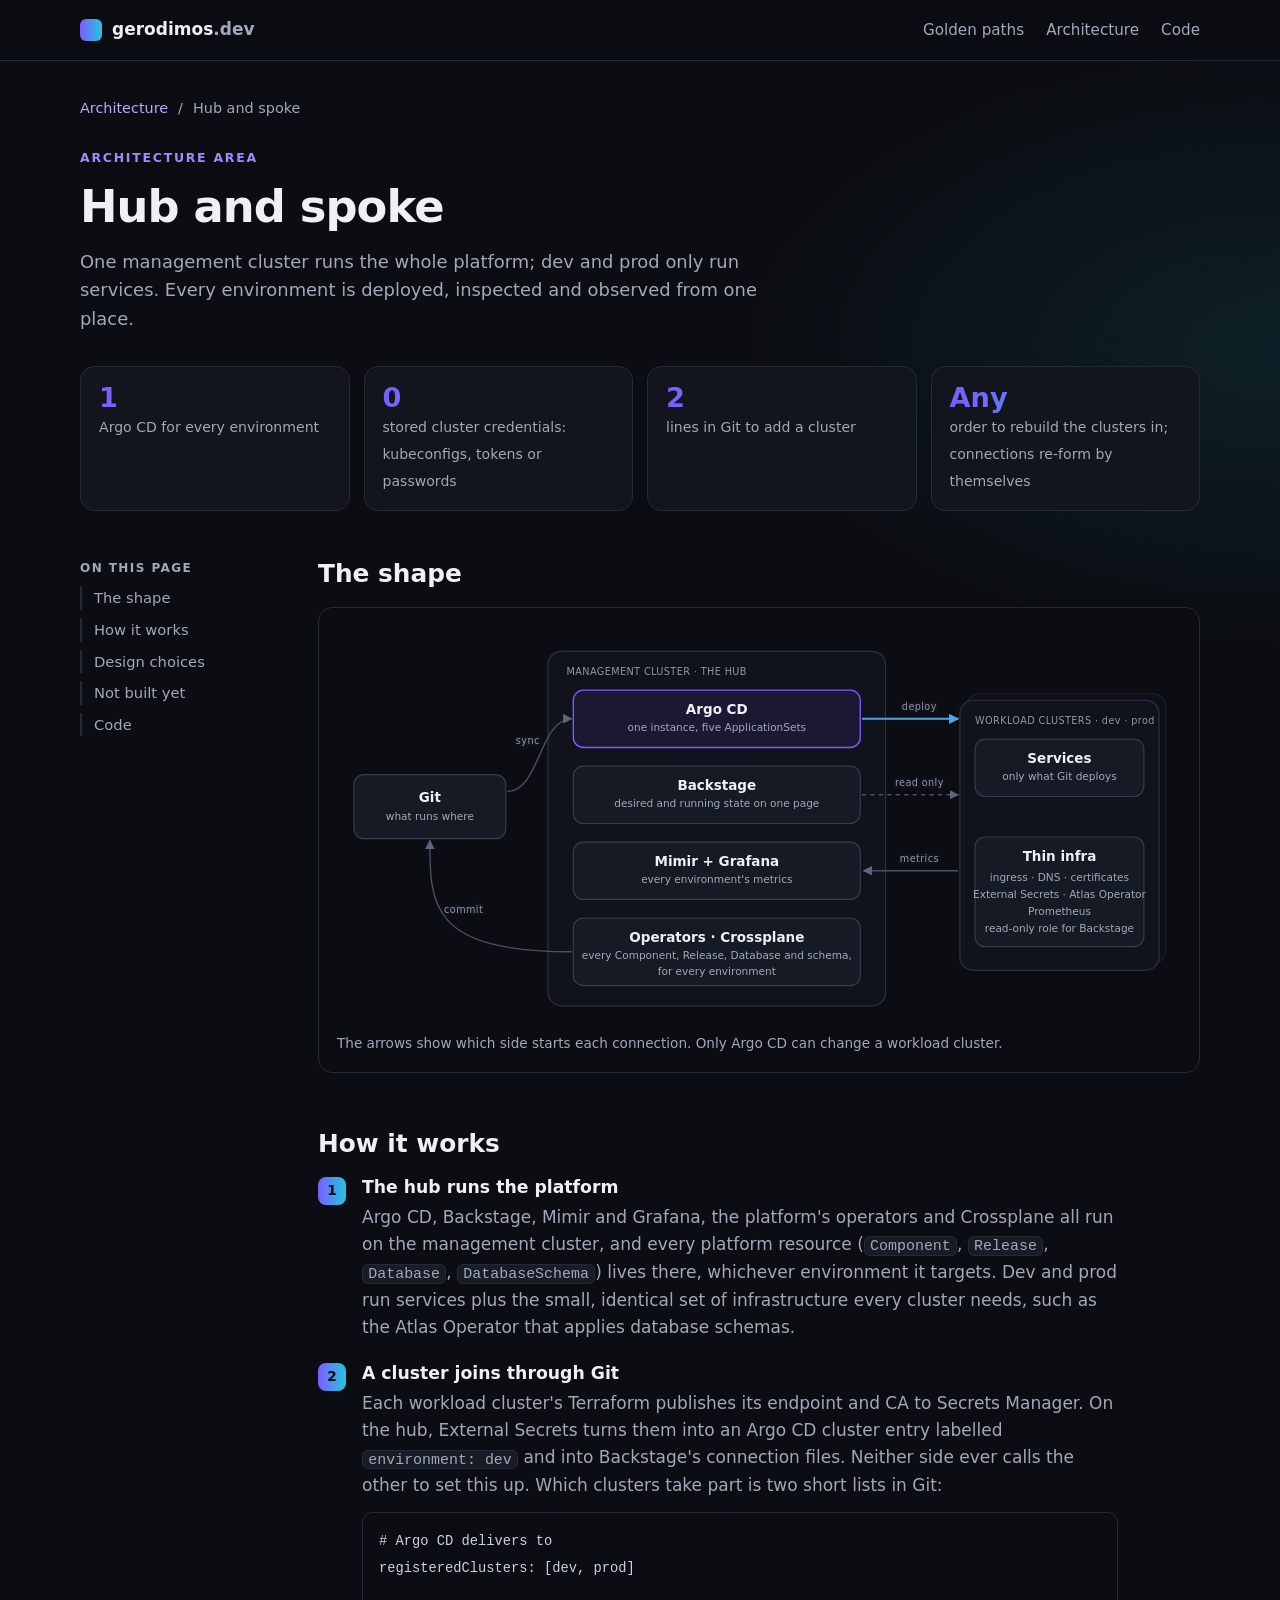
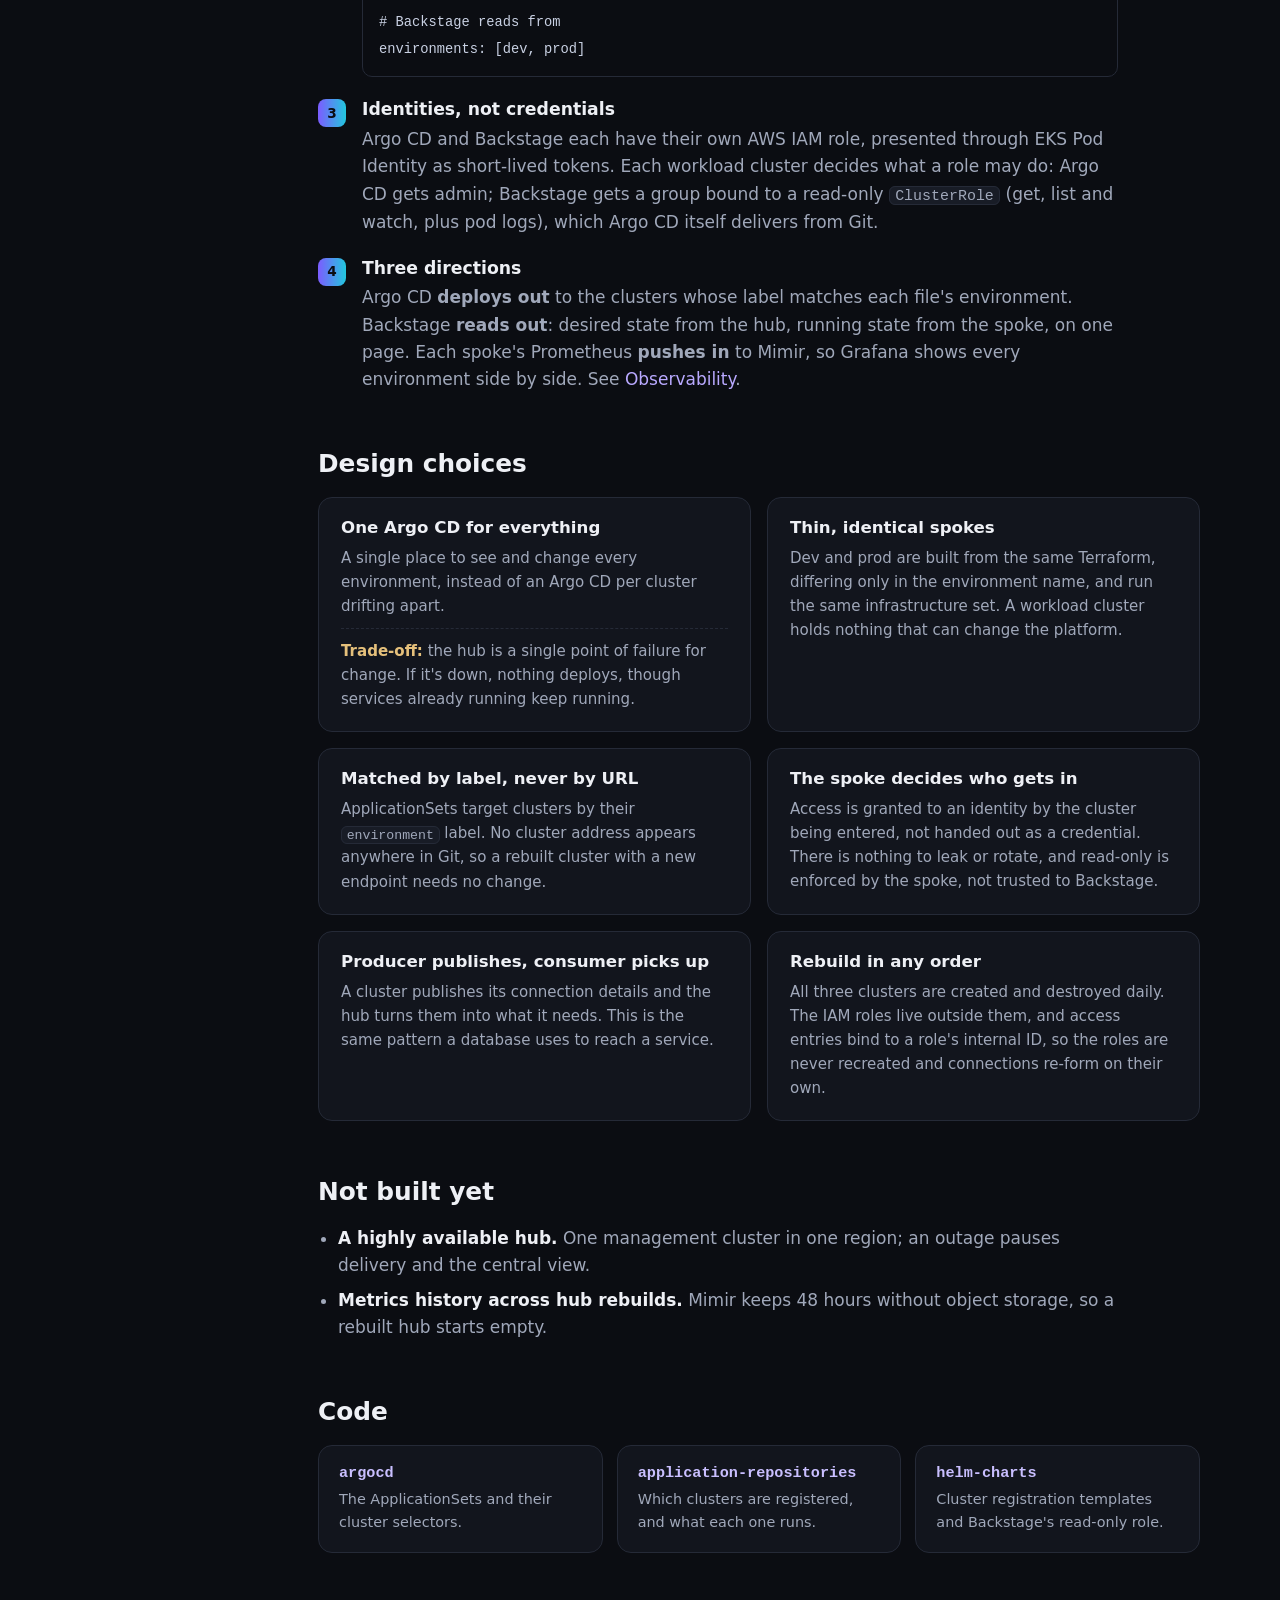
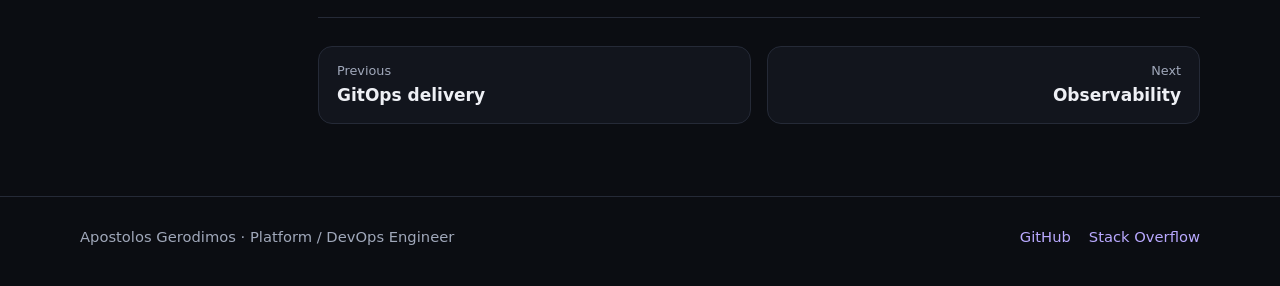
<file: architecture/hub-and-spoke/index.html>
<!doctype html>
<html lang="en">
<head>
  <meta charset="utf-8">
  <meta name="viewport" content="width=device-width, initial-scale=1">
  <title>Hub and spoke · Apostolos Gerodimos</title>
  <meta name="description" content="One management cluster runs the whole platform; dev and prod only run services. How every environment is deployed, read and observed from one place.">
  <link rel="icon" href="../../assets/favicon.svg" type="image/svg+xml">
  <link rel="stylesheet" href="../../styles.css?v=2026-10-12">
</head>
<body>
  <header class="site-header">
    <div class="wrap header-inner">
      <a class="brand" href="../../" aria-label="Home">
        <span class="brand-mark" aria-hidden="true"></span>
        <span>gerodimos<span class="muted">.dev</span></span>
      </a>
      <nav aria-label="Sections">
        <a href="../../#demo">Golden paths</a>
        <a href="../../#architecture">Architecture</a>
        <a href="../../#code">Code</a>
      </nav>
    </div>
  </header>

  <main class="wrap concept">
    <nav class="crumbs" aria-label="Breadcrumb"><a href="../../#architecture">Architecture</a><span aria-hidden="true">/</span><span>Hub and spoke</span></nav>

    <header class="concept-head">
      <p class="eyebrow">Architecture area</p>
      <h1>Hub and spoke</h1>
      <p class="lede">One management cluster runs the whole platform; dev and prod only run services. Every environment is deployed, inspected and observed from one place.</p>
    </header>

    <ul class="facts" aria-label="At a glance">
      <li><strong>1</strong><span>Argo CD for every environment</span></li>
      <li><strong>0</strong><span>stored cluster credentials: kubeconfigs, tokens or passwords</span></li>
      <li><strong>2</strong><span>lines in Git to add a cluster</span></li>
      <li><strong>Any</strong><span>order to rebuild the clusters in; connections re-form by themselves</span></li>
    </ul>

    <div class="doc-layout">
      <aside class="toc" aria-label="On this page">
        <p>On this page</p>
        <a href="#shape">The shape</a>
        <a href="#how">How it works</a>
        <a href="#choices">Design choices</a>
        <a href="#not-yet">Not built yet</a>
        <a href="#code">Code</a>
      </aside>

      <article class="doc">
        <section id="shape">
          <h2>The shape</h2>
          <figure class="diagram">
            <div class="diagram-scroll">
              <svg viewBox="0 0 1000 470" role="img" aria-labelledby="hs-t">
                <title id="hs-t">The management cluster (the hub) runs Argo CD, Backstage, Mimir and Grafana, and the operators with every platform resource. Argo CD syncs from Git and deploys to the dev and prod workload clusters (the spokes); Backstage reads them read-only; their Prometheus pushes metrics into Mimir. The operators commit back to Git.</title>
                <defs>
                  <marker id="h-arrow" viewBox="0 0 10 10" refX="9" refY="5" markerWidth="7" markerHeight="7" orient="auto-start-reverse"><path d="M0,0 L10,5 L0,10 z" fill="#5d6680"/></marker>
                  <marker id="h-arrow-hi" viewBox="0 0 10 10" refX="9" refY="5" markerWidth="5" markerHeight="5" orient="auto-start-reverse"><path d="M0,0 L10,5 L0,10 z" fill="#4fa6e6"/></marker>
                </defs>

                <!-- Git -->
                <rect class="v-node" x="20" y="176" width="180" height="76" rx="12"/>
                <text class="v-t" x="110" y="208" text-anchor="middle">Git</text>
                <text class="v-s" x="110" y="230" text-anchor="middle">what runs where</text>

                <!-- Hub -->
                <rect class="o-group" x="250" y="30" width="400" height="420" rx="16"/>
                <text class="v-label" x="272" y="58">MANAGEMENT CLUSTER · THE HUB</text>

                <rect class="v-node-hi" x="280" y="76" width="340" height="68" rx="12"/>
                <text class="v-t" x="450" y="104" text-anchor="middle">Argo CD</text>
                <text class="v-s" x="450" y="125" text-anchor="middle">one instance, five ApplicationSets</text>

                <rect class="v-node" x="280" y="166" width="340" height="68" rx="12"/>
                <text class="v-t" x="450" y="194" text-anchor="middle">Backstage</text>
                <text class="v-s" x="450" y="215" text-anchor="middle">desired and running state on one page</text>

                <rect class="v-node" x="280" y="256" width="340" height="68" rx="12"/>
                <text class="v-t" x="450" y="284" text-anchor="middle">Mimir + Grafana</text>
                <text class="v-s" x="450" y="305" text-anchor="middle">every environment's metrics</text>

                <rect class="v-node" x="280" y="346" width="340" height="80" rx="12"/>
                <text class="v-t" x="450" y="374" text-anchor="middle">Operators · Crossplane</text>
                <text class="v-s" x="450" y="395" text-anchor="middle">every Component, Release, Database and schema,</text>
                <text class="v-s" x="450" y="413" text-anchor="middle">for every environment</text>

                <!-- Git ↔ hub -->
                <path class="v-edge" d="M202,196 C240,196 240,110 278,110" marker-end="url(#h-arrow)"/>
                <text class="v-label" x="226" y="140" text-anchor="middle">sync</text>
                <path class="v-edge" d="M278,386 C110,386 110,330 110,254" marker-end="url(#h-arrow)"/>
                <text class="v-label" x="150" y="340" text-anchor="middle">commit</text>

                <!-- Spokes (stacked: dev, prod) -->
                <rect class="o-group" x="746" y="80" width="236" height="320" rx="16" opacity="0.5"/>
                <rect class="o-group" x="738" y="88" width="236" height="320" rx="16"/>
                <text class="v-label" x="756" y="116">WORKLOAD CLUSTERS · dev · prod</text>

                <rect class="v-node" x="756" y="134" width="200" height="68" rx="12"/>
                <text class="v-t" x="856" y="162" text-anchor="middle">Services</text>
                <text class="v-s" x="856" y="183" text-anchor="middle">only what Git deploys</text>

                <rect class="v-node" x="756" y="250" width="200" height="130" rx="12"/>
                <text class="v-t" x="856" y="278" text-anchor="middle">Thin infra</text>
                <text class="v-s" x="856" y="302" text-anchor="middle">ingress · DNS · certificates</text>
                <text class="v-s" x="856" y="322" text-anchor="middle">External Secrets · Atlas Operator</text>
                <text class="v-s" x="856" y="342" text-anchor="middle">Prometheus</text>
                <text class="v-s" x="856" y="362" text-anchor="middle">read-only role for Backstage</text>

                <!-- Hub ↔ spokes -->
                <path class="v-edge-hi o-hi" d="M622,110 H736" marker-end="url(#h-arrow-hi)"/>
                <text class="v-label" x="690" y="100" text-anchor="middle">deploy</text>
                <path class="v-edge o-dashed-edge" d="M622,200 H736" marker-end="url(#h-arrow)"/>
                <text class="v-label" x="690" y="190" text-anchor="middle">read only</text>
                <path class="v-edge" d="M736,290 H624" marker-end="url(#h-arrow)"/>
                <text class="v-label" x="690" y="280" text-anchor="middle">metrics</text>
              </svg>
            </div>
            <figcaption><span class="scroll-hint">Scroll sideways to see all of it. </span>The arrows show which side starts each connection. Only Argo CD can change a workload cluster.</figcaption>
          </figure>
        </section>

        <section id="how">
          <h2>How it works</h2>
          <ol class="flow">
            <li>
              <h3>The hub runs the platform</h3>
              <p>Argo CD, Backstage, Mimir and Grafana, the platform's operators and Crossplane all run on the management cluster, and every platform resource (<code>Component</code>, <code>Release</code>, <code>Database</code>, <code>DatabaseSchema</code>) lives there, whichever environment it targets. Dev and prod run services plus the small, identical set of infrastructure every cluster needs, such as the Atlas Operator that applies database schemas.</p>
            </li>
            <li>
              <h3>A cluster joins through Git</h3>
              <p>Each workload cluster's Terraform publishes its endpoint and CA to Secrets Manager. On the hub, External Secrets turns them into an Argo CD cluster entry labelled <code>environment: dev</code> and into Backstage's connection files. Neither side ever calls the other to set this up. Which clusters take part is two short lists in Git:</p>
<pre><code># Argo CD delivers to
registeredClusters: [dev, prod]

# Backstage reads from
environments: [dev, prod]</code></pre>
            </li>
            <li>
              <h3>Identities, not credentials</h3>
              <p>Argo CD and Backstage each have their own AWS IAM role, presented through EKS Pod Identity as short-lived tokens. Each workload cluster decides what a role may do: Argo CD gets admin; Backstage gets a group bound to a read-only <code>ClusterRole</code> (get, list and watch, plus pod logs), which Argo CD itself delivers from Git.</p>
            </li>
            <li>
              <h3>Three directions</h3>
              <p>Argo CD <strong>deploys out</strong> to the clusters whose label matches each file's environment. Backstage <strong>reads out</strong>: desired state from the hub, running state from the spoke, on one page. Each spoke's Prometheus <strong>pushes in</strong> to Mimir, so Grafana shows every environment side by side. See <a href="../observability/">Observability</a>.</p>
            </li>
          </ol>
        </section>

        <section id="choices">
          <h2>Design choices</h2>
          <div class="choices">
            <article class="choice">
              <h3>One Argo CD for everything</h3>
              <p>A single place to see and change every environment, instead of an Argo CD per cluster drifting apart.</p>
              <p class="tradeoff"><strong>Trade-off:</strong> the hub is a single point of failure for change. If it's down, nothing deploys, though services already running keep running.</p>
            </article>
            <article class="choice">
              <h3>Thin, identical spokes</h3>
              <p>Dev and prod are built from the same Terraform, differing only in the environment name, and run the same infrastructure set. A workload cluster holds nothing that can change the platform.</p>
            </article>
            <article class="choice">
              <h3>Matched by label, never by URL</h3>
              <p>ApplicationSets target clusters by their <code>environment</code> label. No cluster address appears anywhere in Git, so a rebuilt cluster with a new endpoint needs no change.</p>
            </article>
            <article class="choice">
              <h3>The spoke decides who gets in</h3>
              <p>Access is granted to an identity by the cluster being entered, not handed out as a credential. There is nothing to leak or rotate, and read-only is enforced by the spoke, not trusted to Backstage.</p>
            </article>
            <article class="choice">
              <h3>Producer publishes, consumer picks up</h3>
              <p>A cluster publishes its connection details and the hub turns them into what it needs. This is the same pattern a database uses to reach a service.</p>
            </article>
            <article class="choice">
              <h3>Rebuild in any order</h3>
              <p>All three clusters are created and destroyed daily. The IAM roles live outside them, and access entries bind to a role's internal ID, so the roles are never recreated and connections re-form on their own.</p>
            </article>
          </div>
        </section>

        <section id="not-yet">
          <h2>Not built yet</h2>
          <ul class="not-yet">
            <li><strong>A highly available hub.</strong> One management cluster in one region; an outage pauses delivery and the central view.</li>
            <li><strong>Metrics history across hub rebuilds.</strong> Mimir keeps 48 hours without object storage, so a rebuilt hub starts empty.</li>
          </ul>
        </section>

        <section id="code">
          <h2>Code</h2>
          <div class="repos repos-compact">
            <a class="repo" href="https://github.com/entr0pian/argocd"><h3>argocd</h3><p>The ApplicationSets and their cluster selectors.</p></a>
            <a class="repo" href="https://github.com/entr0pian/application-repositories"><h3>application-repositories</h3><p>Which clusters are registered, and what each one runs.</p></a>
            <a class="repo" href="https://github.com/entr0pian/helm-charts"><h3>helm-charts</h3><p>Cluster registration templates and Backstage's read-only role.</p></a>
          </div>
        </section>

        <nav class="pager" aria-label="Architecture areas">
          <a href="../gitops-delivery/"><span>Previous</span>GitOps delivery</a>
          <a class="next" href="../observability/"><span>Next</span>Observability</a>
        </nav>
      </article>
    </div>
  </main>

  <footer class="site-footer">
    <div class="wrap footer-inner">
      <p>Apostolos Gerodimos · Platform / DevOps Engineer</p>
      <nav aria-label="Elsewhere">
        <a href="https://github.com/entr0pian">GitHub</a>
        <a href="https://stackoverflow.com/users/10463211/tolis-gerodimos">Stack Overflow</a>
      </nav>
    </div>
  </footer>
</body>
</html>
</file>
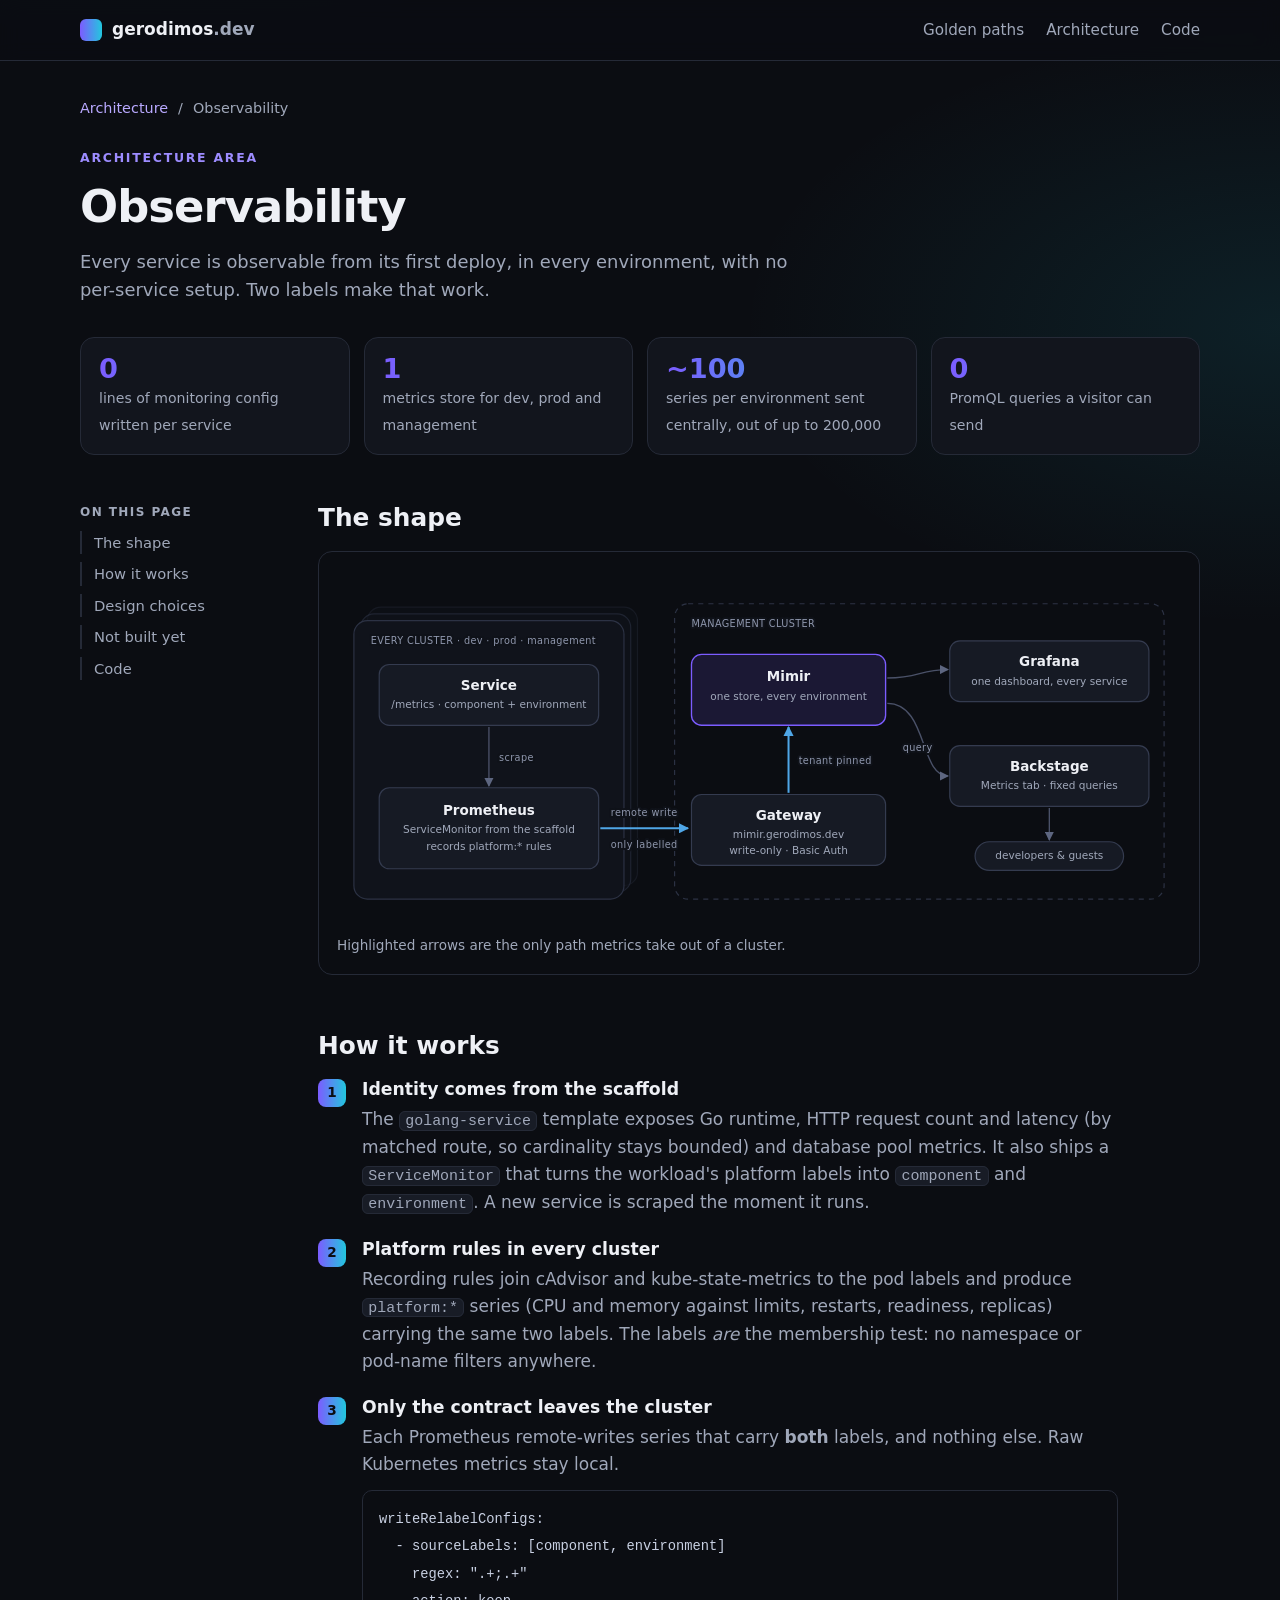
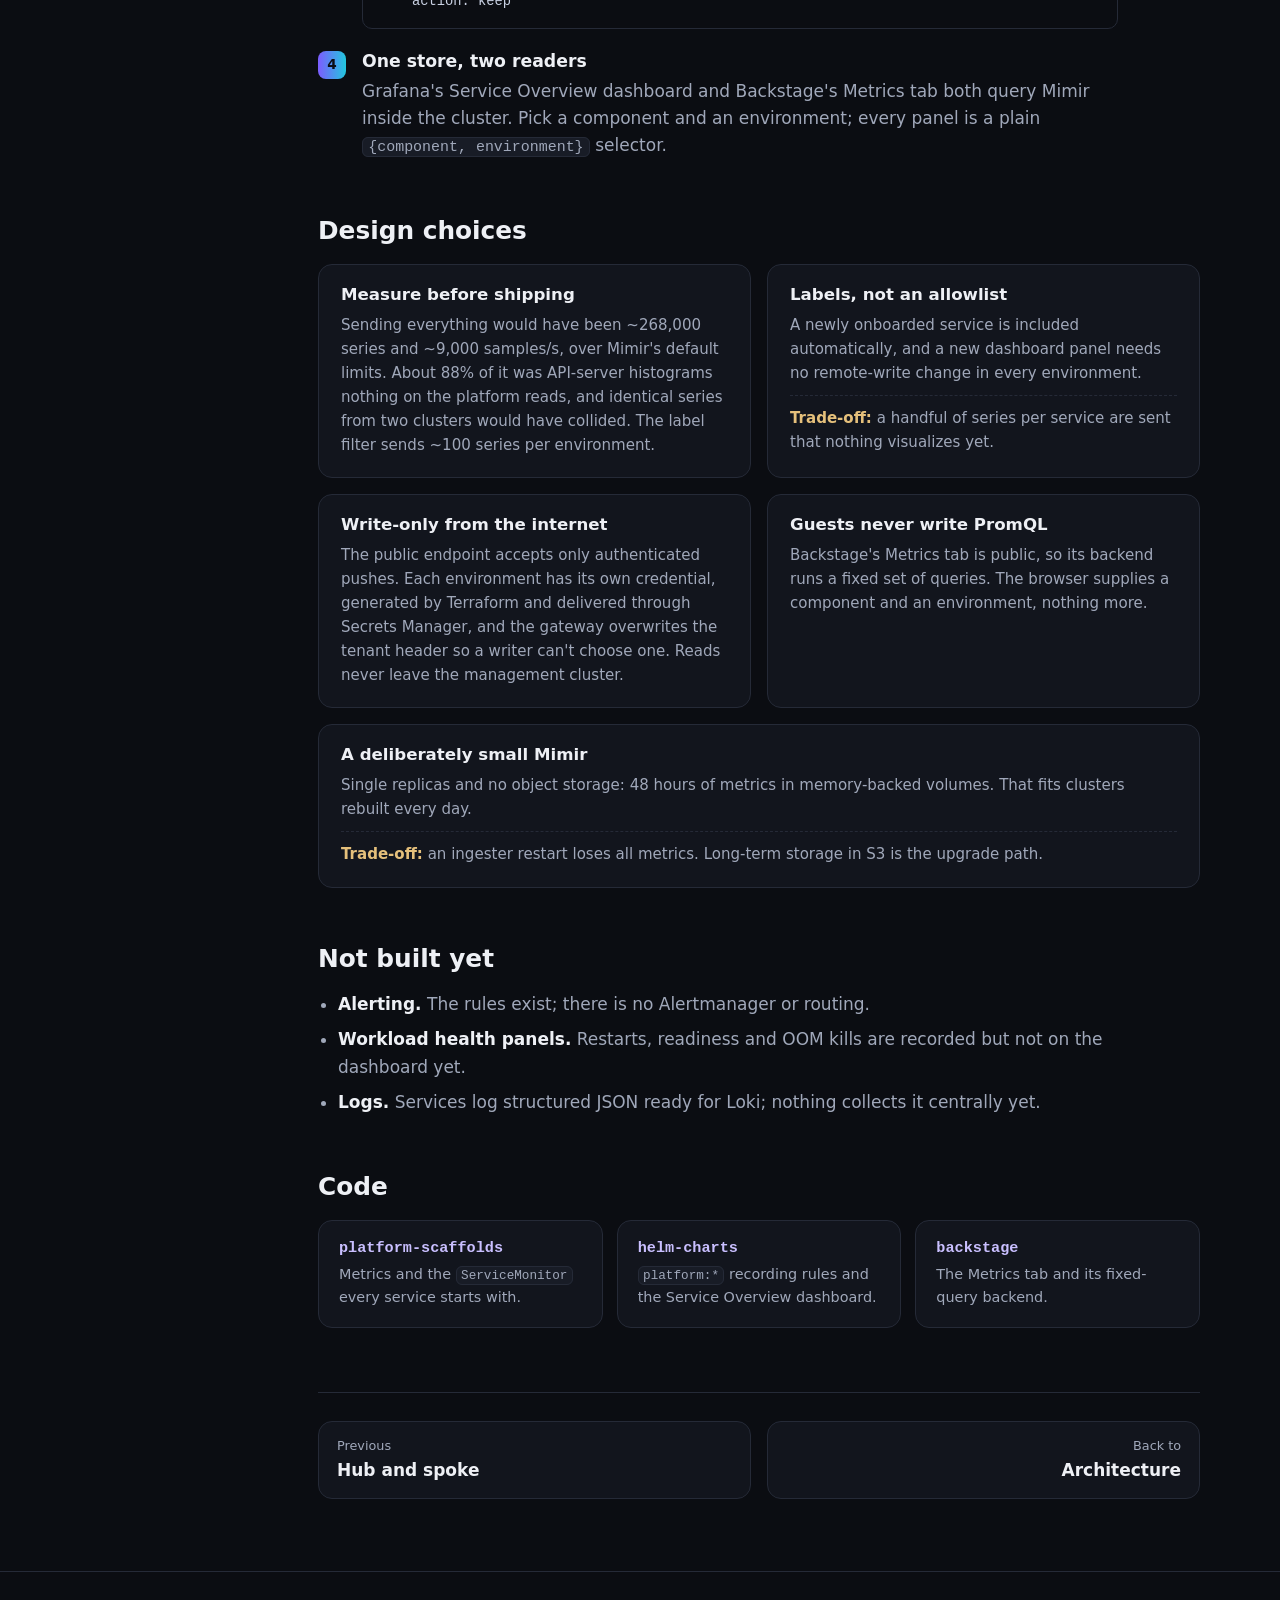
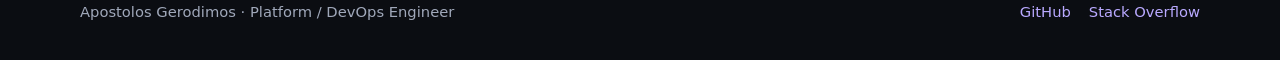
<file: architecture/observability/index.html>
<!doctype html>
<html lang="en">
<head>
  <meta charset="utf-8">
  <meta name="viewport" content="width=device-width, initial-scale=1">
  <title>Observability · Apostolos Gerodimos</title>
  <meta name="description" content="How every service on the platform is observable from its first deploy, in every environment, with no per-service setup.">
  <link rel="icon" href="../../assets/favicon.svg" type="image/svg+xml">
  <link rel="stylesheet" href="../../styles.css?v=2026-10-12">
</head>
<body>
  <header class="site-header">
    <div class="wrap header-inner">
      <a class="brand" href="../../" aria-label="Home">
        <span class="brand-mark" aria-hidden="true"></span>
        <span>gerodimos<span class="muted">.dev</span></span>
      </a>
      <nav aria-label="Sections">
        <a href="../../#demo">Golden paths</a>
        <a href="../../#architecture">Architecture</a>
        <a href="../../#code">Code</a>
      </nav>
    </div>
  </header>

  <main class="wrap concept">
    <nav class="crumbs" aria-label="Breadcrumb"><a href="../../#architecture">Architecture</a><span aria-hidden="true">/</span><span>Observability</span></nav>

    <header class="concept-head">
      <p class="eyebrow">Architecture area</p>
      <h1>Observability</h1>
      <p class="lede">Every service is observable from its first deploy, in every environment, with no per-service setup. Two labels make that work.</p>
    </header>

    <ul class="facts" aria-label="At a glance">
      <li><strong>0</strong><span>lines of monitoring config written per service</span></li>
      <li><strong>1</strong><span>metrics store for dev, prod and management</span></li>
      <li><strong>~100</strong><span>series per environment sent centrally, out of up to 200,000</span></li>
      <li><strong>0</strong><span>PromQL queries a visitor can send</span></li>
    </ul>

    <div class="doc-layout">
      <aside class="toc" aria-label="On this page">
        <p>On this page</p>
        <a href="#shape">The shape</a>
        <a href="#how">How it works</a>
        <a href="#choices">Design choices</a>
        <a href="#not-yet">Not built yet</a>
        <a href="#code">Code</a>
      </aside>

      <article class="doc">
        <section id="shape">
          <h2>The shape</h2>
          <figure class="diagram">
            <div class="diagram-scroll">
              <svg viewBox="0 0 1000 420" role="img" aria-labelledby="obs-t">
                <title id="obs-t">Every cluster's Prometheus scrapes its services and records platform series, then remote-writes only series labelled with component and environment through a write-only gateway into Mimir on the management cluster. Grafana and Backstage read Mimir.</title>
                <defs>
                  <linearGradient id="o-grad" x1="0" y1="0" x2="1" y2="0"><stop offset="0" stop-color="#7c5cff"/><stop offset="1" stop-color="#22c7de"/></linearGradient>
                  <marker id="o-arrow" viewBox="0 0 10 10" refX="9" refY="5" markerWidth="7" markerHeight="7" orient="auto-start-reverse"><path d="M0,0 L10,5 L0,10 z" fill="#5d6680"/></marker>
                  <marker id="o-arrow-hi" viewBox="0 0 10 10" refX="9" refY="5" markerWidth="5" markerHeight="5" orient="auto-start-reverse"><path d="M0,0 L10,5 L0,10 z" fill="#4fa6e6"/></marker>
                </defs>

                <!-- Every cluster (stacked ×3) -->
                <rect class="o-group" x="36" y="44" width="320" height="330" rx="16" opacity="0.35"/>
                <rect class="o-group" x="28" y="52" width="320" height="330" rx="16" opacity="0.6"/>
                <rect class="o-group" x="20" y="60" width="320" height="330" rx="16"/>
                <text class="v-label" x="40" y="88">EVERY CLUSTER · dev · prod · management</text>

                <rect class="v-node" x="50" y="112" width="260" height="72" rx="12"/>
                <text class="v-t" x="180" y="142" text-anchor="middle">Service</text>
                <text class="v-s" x="180" y="164" text-anchor="middle">/metrics · component + environment</text>

                <path class="v-edge" d="M180,186 V256" marker-end="url(#o-arrow)"/>
                <text class="v-label" x="192" y="226">scrape</text>

                <rect class="v-node" x="50" y="258" width="260" height="96" rx="12"/>
                <text class="v-t" x="180" y="290" text-anchor="middle">Prometheus</text>
                <text class="v-s" x="180" y="312" text-anchor="middle">ServiceMonitor from the scaffold</text>
                <text class="v-s" x="180" y="332" text-anchor="middle">records platform:* rules</text>

                <!-- Management -->
                <rect class="o-group o-dashed" x="400" y="40" width="580" height="350" rx="16"/>
                <text class="v-label" x="420" y="68">MANAGEMENT CLUSTER</text>

                <path class="v-edge-hi o-hi" d="M312,306 H416" marker-end="url(#o-arrow-hi)"/>
                <text class="v-label" x="364" y="292" text-anchor="middle">remote write</text>
                <text class="v-label" x="364" y="330" text-anchor="middle">only labelled</text>

                <rect class="v-node" x="420" y="266" width="230" height="84" rx="12"/>
                <text class="v-t" x="535" y="296" text-anchor="middle">Gateway</text>
                <text class="v-s" x="535" y="317" text-anchor="middle">mimir.gerodimos.dev</text>
                <text class="v-s" x="535" y="336" text-anchor="middle">write-only · Basic Auth</text>

                <path class="v-edge-hi o-hi" d="M535,264 V186" marker-end="url(#o-arrow-hi)"/>
                <text class="v-label" x="547" y="230">tenant pinned</text>

                <rect class="v-node-hi" x="420" y="100" width="230" height="84" rx="12"/>
                <text class="v-t" x="535" y="132" text-anchor="middle">Mimir</text>
                <text class="v-s" x="535" y="154" text-anchor="middle">one store, every environment</text>

                <path class="v-edge" d="M652,128 C690,128 690,118 724,118" marker-end="url(#o-arrow)"/>
                <path class="v-edge" d="M652,158 C700,158 690,244 724,244" marker-end="url(#o-arrow)"/>
                <text class="v-label" x="688" y="214" text-anchor="middle">query</text>

                <rect class="v-node" x="726" y="84" width="236" height="72" rx="12"/>
                <text class="v-t" x="844" y="114" text-anchor="middle">Grafana</text>
                <text class="v-s" x="844" y="136" text-anchor="middle">one dashboard, every service</text>

                <rect class="v-node" x="726" y="208" width="236" height="72" rx="12"/>
                <text class="v-t" x="844" y="238" text-anchor="middle">Backstage</text>
                <text class="v-s" x="844" y="260" text-anchor="middle">Metrics tab · fixed queries</text>

                <path class="v-edge" d="M844,282 V320" marker-end="url(#o-arrow)"/>
                <rect class="v-node" x="756" y="322" width="176" height="34" rx="17"/>
                <text class="v-s" x="844" y="343" text-anchor="middle">developers &amp; guests</text>
              </svg>
            </div>
            <figcaption><span class="scroll-hint">Scroll sideways to see all of it. </span>Highlighted arrows are the only path metrics take out of a cluster.</figcaption>
          </figure>
        </section>

        <section id="how">
          <h2>How it works</h2>
          <ol class="flow">
            <li>
              <h3>Identity comes from the scaffold</h3>
              <p>The <code>golang-service</code> template exposes Go runtime, HTTP request count and latency (by matched route, so cardinality stays bounded) and database pool metrics. It also ships a <code>ServiceMonitor</code> that turns the workload's platform labels into <code>component</code> and <code>environment</code>. A new service is scraped the moment it runs.</p>
            </li>
            <li>
              <h3>Platform rules in every cluster</h3>
              <p>Recording rules join cAdvisor and kube-state-metrics to the pod labels and produce <code>platform:*</code> series (CPU and memory against limits, restarts, readiness, replicas) carrying the same two labels. The labels <em>are</em> the membership test: no namespace or pod-name filters anywhere.</p>
            </li>
            <li>
              <h3>Only the contract leaves the cluster</h3>
              <p>Each Prometheus remote-writes series that carry <strong>both</strong> labels, and nothing else. Raw Kubernetes metrics stay local.</p>
<pre><code>writeRelabelConfigs:
  - sourceLabels: [component, environment]
    regex: ".+;.+"
    action: keep</code></pre>
            </li>
            <li>
              <h3>One store, two readers</h3>
              <p>Grafana's Service Overview dashboard and Backstage's Metrics tab both query Mimir inside the cluster. Pick a component and an environment; every panel is a plain <code>{component, environment}</code> selector.</p>
            </li>
          </ol>
        </section>

        <section id="choices">
          <h2>Design choices</h2>
          <div class="choices">
            <article class="choice">
              <h3>Measure before shipping</h3>
              <p>Sending everything would have been ~268,000 series and ~9,000 samples/s, over Mimir's default limits. About 88% of it was API-server histograms nothing on the platform reads, and identical series from two clusters would have collided. The label filter sends ~100 series per environment.</p>
            </article>
            <article class="choice">
              <h3>Labels, not an allowlist</h3>
              <p>A newly onboarded service is included automatically, and a new dashboard panel needs no remote-write change in every environment.</p>
              <p class="tradeoff"><strong>Trade-off:</strong> a handful of series per service are sent that nothing visualizes yet.</p>
            </article>
            <article class="choice">
              <h3>Write-only from the internet</h3>
              <p>The public endpoint accepts only authenticated pushes. Each environment has its own credential, generated by Terraform and delivered through Secrets Manager, and the gateway overwrites the tenant header so a writer can't choose one. Reads never leave the management cluster.</p>
            </article>
            <article class="choice">
              <h3>Guests never write PromQL</h3>
              <p>Backstage's Metrics tab is public, so its backend runs a fixed set of queries. The browser supplies a component and an environment, nothing more.</p>
            </article>
            <article class="choice">
              <h3>A deliberately small Mimir</h3>
              <p>Single replicas and no object storage: 48 hours of metrics in memory-backed volumes. That fits clusters rebuilt every day.</p>
              <p class="tradeoff"><strong>Trade-off:</strong> an ingester restart loses all metrics. Long-term storage in S3 is the upgrade path.</p>
            </article>
          </div>
        </section>

        <section id="not-yet">
          <h2>Not built yet</h2>
          <ul class="not-yet">
            <li><strong>Alerting.</strong> The rules exist; there is no Alertmanager or routing.</li>
            <li><strong>Workload health panels.</strong> Restarts, readiness and OOM kills are recorded but not on the dashboard yet.</li>
            <li><strong>Logs.</strong> Services log structured JSON ready for Loki; nothing collects it centrally yet.</li>
          </ul>
        </section>

        <section id="code">
          <h2>Code</h2>
          <div class="repos repos-compact">
            <a class="repo" href="https://github.com/entr0pian/platform-scaffolds"><h3>platform-scaffolds</h3><p>Metrics and the <code>ServiceMonitor</code> every service starts with.</p></a>
            <a class="repo" href="https://github.com/entr0pian/helm-charts"><h3>helm-charts</h3><p><code>platform:*</code> recording rules and the Service Overview dashboard.</p></a>
            <a class="repo" href="https://github.com/entr0pian/backstage"><h3>backstage</h3><p>The Metrics tab and its fixed-query backend.</p></a>
          </div>
        </section>

        <nav class="pager" aria-label="Architecture areas">
          <a href="../hub-and-spoke/"><span>Previous</span>Hub and spoke</a>
          <a class="next" href="../../#architecture"><span>Back to</span>Architecture</a>
        </nav>
      </article>
    </div>
  </main>

  <footer class="site-footer">
    <div class="wrap footer-inner">
      <p>Apostolos Gerodimos · Platform / DevOps Engineer</p>
      <nav aria-label="Elsewhere">
        <a href="https://github.com/entr0pian">GitHub</a>
        <a href="https://stackoverflow.com/users/10463211/tolis-gerodimos">Stack Overflow</a>
      </nav>
    </div>
  </footer>
</body>
</html>
</file>
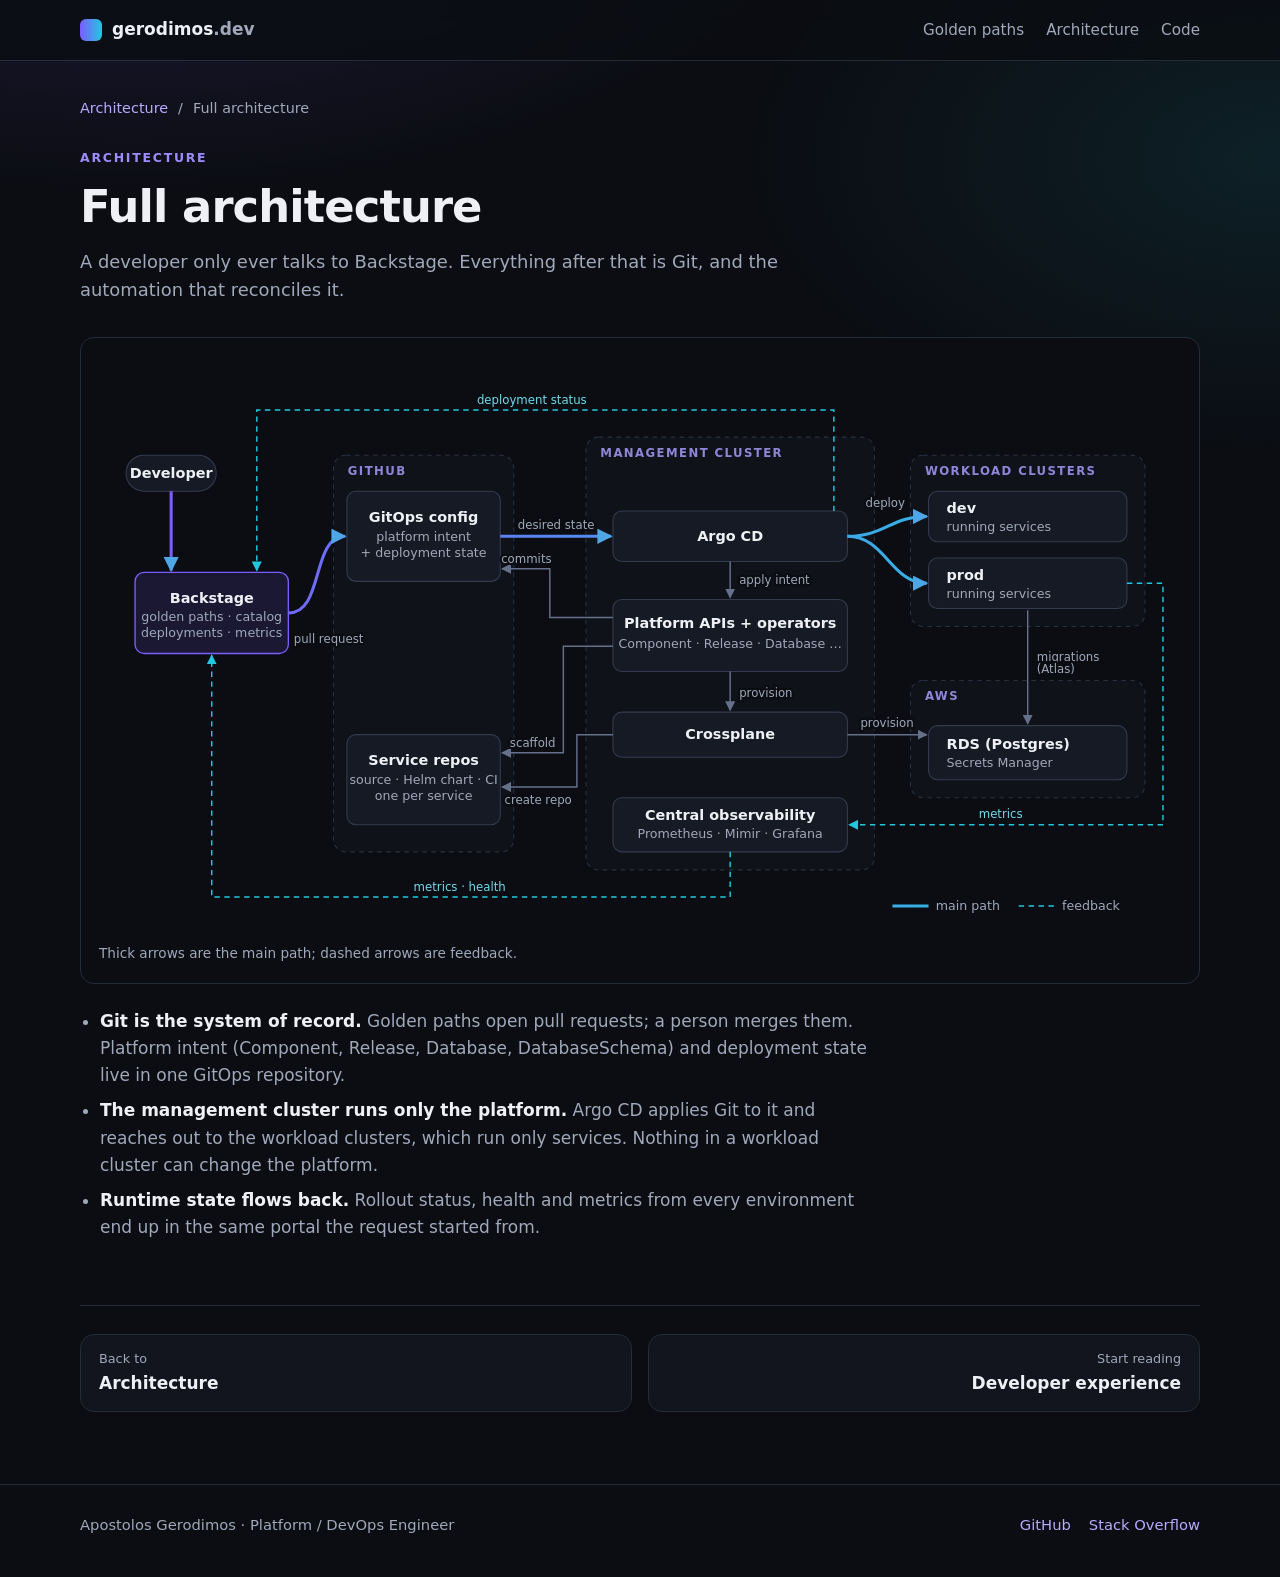
<file: architecture/overview/index.html>
<!doctype html>
<html lang="en">
<head>
  <meta charset="utf-8">
  <meta name="viewport" content="width=device-width, initial-scale=1">
  <title>Full architecture · Apostolos Gerodimos</title>
  <meta name="description" content="The whole platform on one diagram: from a Backstage request through Git, Argo CD and the operators to the workload clusters and AWS, and back.">
  <link rel="icon" href="../../assets/favicon.svg" type="image/svg+xml">
  <link rel="stylesheet" href="../../styles.css?v=2026-10-12">
</head>
<body>
  <header class="site-header">
    <div class="wrap header-inner">
      <a class="brand" href="../../" aria-label="Home">
        <span class="brand-mark" aria-hidden="true"></span>
        <span>gerodimos<span class="muted">.dev</span></span>
      </a>
      <nav aria-label="Sections">
        <a href="../../#demo">Golden paths</a>
        <a href="../../#architecture">Architecture</a>
        <a href="../../#code">Code</a>
      </nav>
    </div>
  </header>

  <main class="wrap concept">
    <nav class="crumbs" aria-label="Breadcrumb"><a href="../../#architecture">Architecture</a><span aria-hidden="true">/</span><span>Full architecture</span></nav>

    <header class="concept-head">
      <p class="eyebrow">Architecture</p>
      <h1>Full architecture</h1>
      <p class="lede">A developer only ever talks to Backstage. Everything after that is Git, and the automation that reconciles it.</p>
    </header>

    <figure class="diagram">
      <div class="diagram-scroll">
        <img src="../../assets/architecture.svg?v=2026-10-08" width="1200" height="640"
             alt="Architecture: Developer to Backstage, which opens a pull request on the GitOps config in GitHub. Argo CD on the management cluster applies it: platform intent to the platform APIs and operators, applications to the dev and prod workload clusters. Operators commit deployment state back to Git and scaffold service repositories; Crossplane creates the repositories and provisions RDS and Secrets Manager on AWS. Metrics and deployment status flow back to Backstage.">
      </div>
      <figcaption><span class="scroll-hint">Scroll sideways to see all of it. </span>Thick arrows are the main path; dashed arrows are feedback.</figcaption>
    </figure>

    <ul class="points">
      <li><strong>Git is the system of record.</strong> Golden paths open pull requests; a person merges them. Platform intent (Component, Release, Database, DatabaseSchema) and deployment state live in one GitOps repository.</li>
      <li><strong>The management cluster runs only the platform.</strong> Argo CD applies Git to it and reaches out to the workload clusters, which run only services. Nothing in a workload cluster can change the platform.</li>
      <li><strong>Runtime state flows back.</strong> Rollout status, health and metrics from every environment end up in the same portal the request started from.</li>
    </ul>

    <nav class="pager" aria-label="Architecture areas">
      <a href="../../#architecture"><span>Back to</span>Architecture</a>
      <a class="next" href="../developer-experience/"><span>Start reading</span>Developer experience</a>
    </nav>
  </main>

  <footer class="site-footer">
    <div class="wrap footer-inner">
      <p>Apostolos Gerodimos · Platform / DevOps Engineer</p>
      <nav aria-label="Elsewhere">
        <a href="https://github.com/entr0pian">GitHub</a>
        <a href="https://stackoverflow.com/users/10463211/tolis-gerodimos">Stack Overflow</a>
      </nav>
    </div>
  </footer>
</body>
</html>
</file>
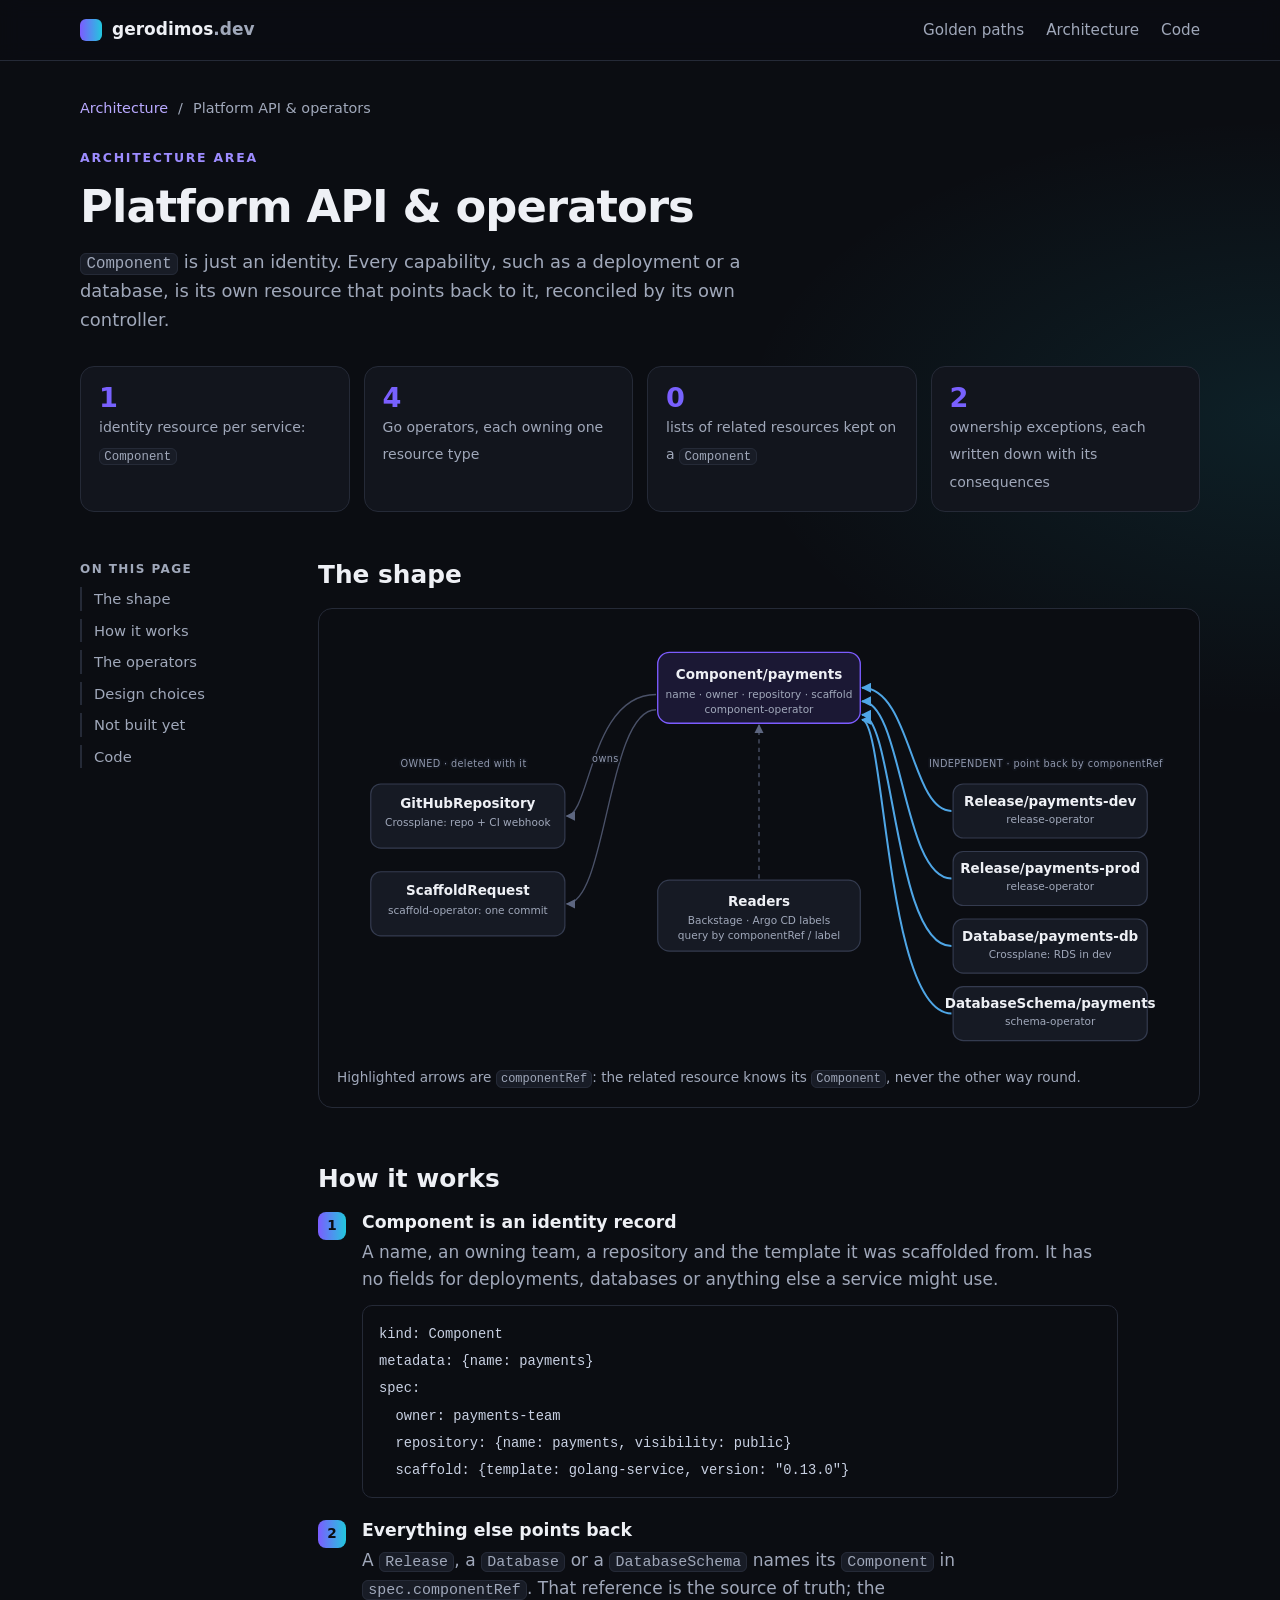
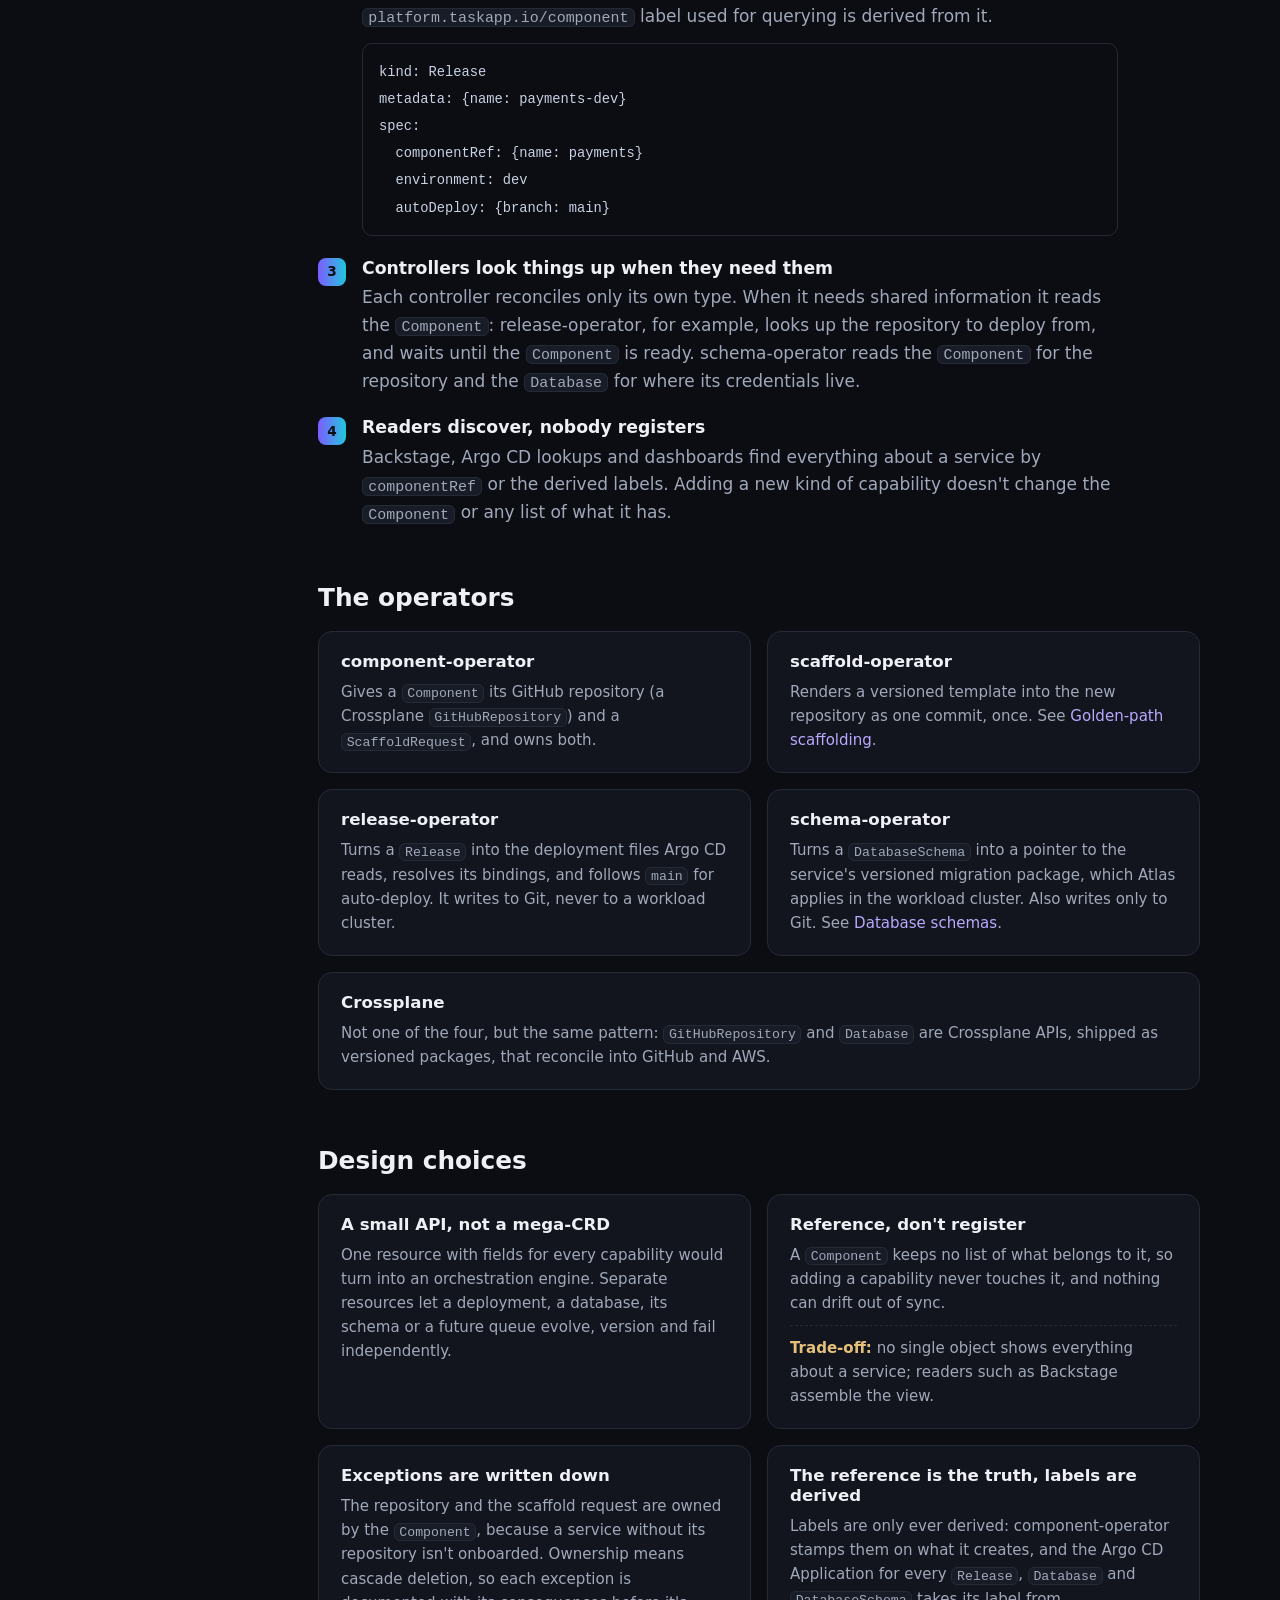
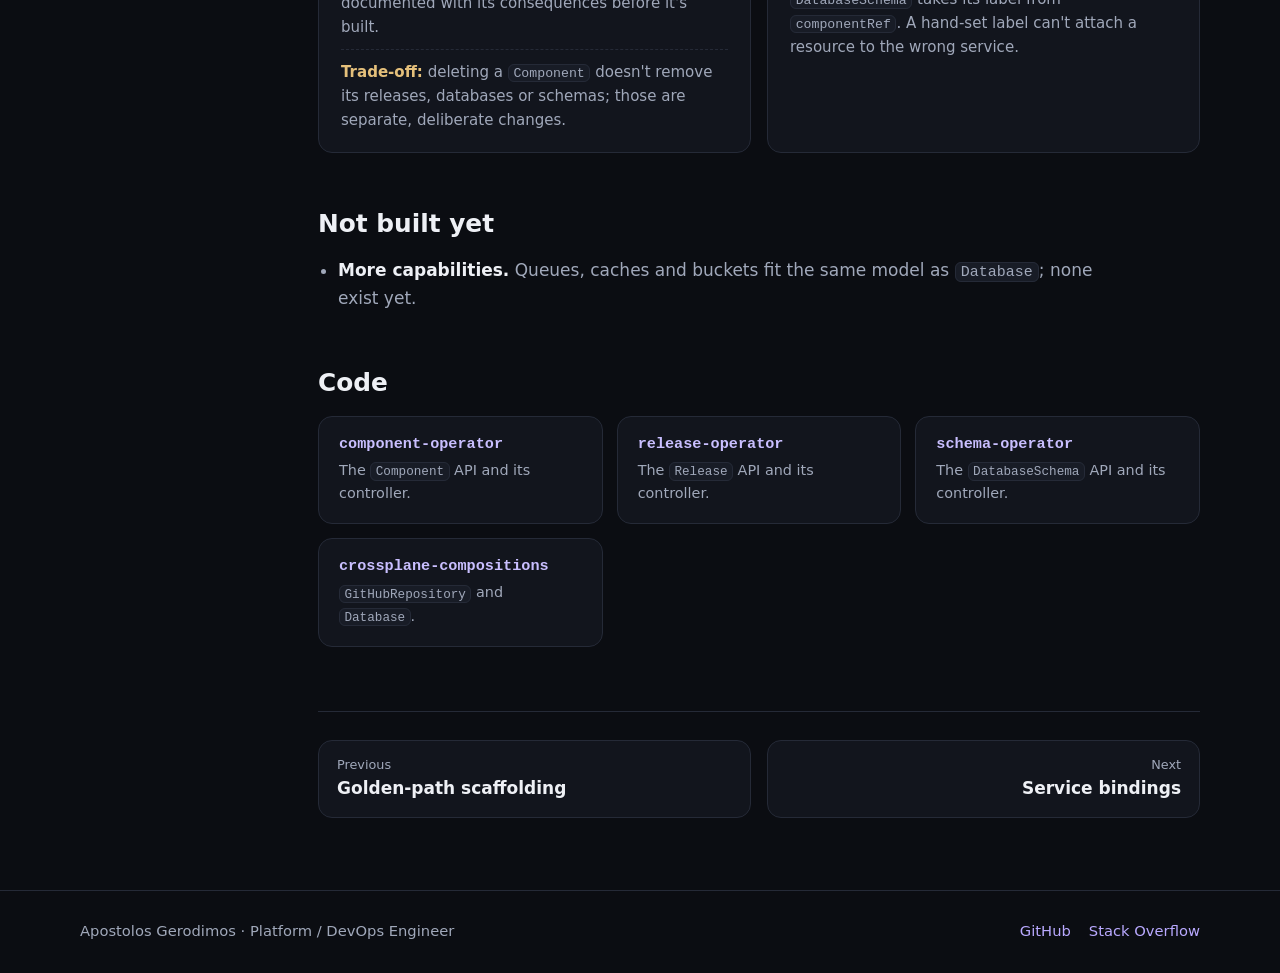
<file: architecture/platform-api/index.html>
<!doctype html>
<html lang="en">
<head>
  <meta charset="utf-8">
  <meta name="viewport" content="width=device-width, initial-scale=1">
  <title>Platform API &amp; operators · Apostolos Gerodimos</title>
  <meta name="description" content="Component is just an identity. Every capability is its own resource that points back to it through componentRef, reconciled by its own controller.">
  <link rel="icon" href="../../assets/favicon.svg" type="image/svg+xml">
  <link rel="stylesheet" href="../../styles.css?v=2026-10-12">
</head>
<body>
  <header class="site-header">
    <div class="wrap header-inner">
      <a class="brand" href="../../" aria-label="Home">
        <span class="brand-mark" aria-hidden="true"></span>
        <span>gerodimos<span class="muted">.dev</span></span>
      </a>
      <nav aria-label="Sections">
        <a href="../../#demo">Golden paths</a>
        <a href="../../#architecture">Architecture</a>
        <a href="../../#code">Code</a>
      </nav>
    </div>
  </header>

  <main class="wrap concept">
    <nav class="crumbs" aria-label="Breadcrumb"><a href="../../#architecture">Architecture</a><span aria-hidden="true">/</span><span>Platform API &amp; operators</span></nav>

    <header class="concept-head">
      <p class="eyebrow">Architecture area</p>
      <h1>Platform API &amp; operators</h1>
      <p class="lede"><code>Component</code> is just an identity. Every capability, such as a deployment or a database, is its own resource that points back to it, reconciled by its own controller.</p>
    </header>

    <ul class="facts" aria-label="At a glance">
      <li><strong>1</strong><span>identity resource per service: <code>Component</code></span></li>
      <li><strong>4</strong><span>Go operators, each owning one resource type</span></li>
      <li><strong>0</strong><span>lists of related resources kept on a <code>Component</code></span></li>
      <li><strong>2</strong><span>ownership exceptions, each written down with its consequences</span></li>
    </ul>

    <div class="doc-layout">
      <aside class="toc" aria-label="On this page">
        <p>On this page</p>
        <a href="#shape">The shape</a>
        <a href="#how">How it works</a>
        <a href="#operators">The operators</a>
        <a href="#choices">Design choices</a>
        <a href="#not-yet">Not built yet</a>
        <a href="#code">Code</a>
      </aside>

      <article class="doc">
        <section id="shape">
          <h2>The shape</h2>
          <figure class="diagram">
            <div class="diagram-scroll">
              <svg viewBox="0 0 1000 510" role="img" aria-labelledby="pa-t">
                <title id="pa-t">Component payments sits at the centre. It owns two resources, its GitHubRepository and its ScaffoldRequest. Independent resources point back to it through componentRef: a Release for dev, a Release for prod, a Database for dev and that database's DatabaseSchema. Each is reconciled by its own controller.</title>
                <defs>
                  <marker id="p-arrow" viewBox="0 0 10 10" refX="9" refY="5" markerWidth="7" markerHeight="7" orient="auto-start-reverse"><path d="M0,0 L10,5 L0,10 z" fill="#5d6680"/></marker>
                  <marker id="p-arrow-hi" viewBox="0 0 10 10" refX="9" refY="5" markerWidth="5" markerHeight="5" orient="auto-start-reverse"><path d="M0,0 L10,5 L0,10 z" fill="#4fa6e6"/></marker>
                </defs>

                <rect class="v-node-hi" x="380" y="30" width="240" height="84" rx="14"/>
                <text class="v-t" x="500" y="62" text-anchor="middle">Component/payments</text>
                <text class="v-s" x="500" y="84" text-anchor="middle">name · owner · repository · scaffold</text>
                <text class="v-s" x="500" y="102" text-anchor="middle">component-operator</text>

                <text class="v-label" x="150" y="166" text-anchor="middle">OWNED · deleted with it</text>
                <text class="v-label" x="840" y="166" text-anchor="middle">INDEPENDENT · point back by componentRef</text>

                <!-- Owned -->
                <rect class="v-node" x="40" y="186" width="230" height="76" rx="12"/>
                <text class="v-t" x="155" y="214" text-anchor="middle">GitHubRepository</text>
                <text class="v-s" x="155" y="236" text-anchor="middle">Crossplane: repo + CI webhook</text>
                <rect class="v-node" x="40" y="290" width="230" height="76" rx="12"/>
                <text class="v-t" x="155" y="318" text-anchor="middle">ScaffoldRequest</text>
                <text class="v-s" x="155" y="340" text-anchor="middle">scaffold-operator: one commit</text>
                <path class="v-edge" d="M378,80 C300,80 300,224 272,224" marker-end="url(#p-arrow)"/>
                <path class="v-edge" d="M378,98 C320,98 320,328 272,328" marker-end="url(#p-arrow)"/>
                <text class="v-label" x="318" y="160" text-anchor="middle">owns</text>

                <!-- Independent -->
                <rect class="v-node" x="730" y="186" width="230" height="64" rx="12"/>
                <text class="v-t" x="845" y="212" text-anchor="middle">Release/payments-dev</text>
                <text class="v-s" x="845" y="232" text-anchor="middle">release-operator</text>
                <rect class="v-node" x="730" y="266" width="230" height="64" rx="12"/>
                <text class="v-t" x="845" y="292" text-anchor="middle">Release/payments-prod</text>
                <text class="v-s" x="845" y="312" text-anchor="middle">release-operator</text>
                <rect class="v-node" x="730" y="346" width="230" height="64" rx="12"/>
                <text class="v-t" x="845" y="372" text-anchor="middle">Database/payments-db</text>
                <text class="v-s" x="845" y="392" text-anchor="middle">Crossplane: RDS in dev</text>
                <path class="v-edge-hi o-hi" d="M728,218 C680,218 680,72 622,72" marker-end="url(#p-arrow-hi)"/>
                <path class="v-edge-hi o-hi" d="M728,298 C670,298 670,88 622,88" marker-end="url(#p-arrow-hi)"/>
                <path class="v-edge-hi o-hi" d="M728,378 C660,378 660,104 622,104" marker-end="url(#p-arrow-hi)"/>
                <rect class="v-node" x="730" y="426" width="230" height="64" rx="12"/>
                <text class="v-t" x="845" y="452" text-anchor="middle">DatabaseSchema/payments</text>
                <text class="v-s" x="845" y="472" text-anchor="middle">schema-operator</text>
                <path class="v-edge-hi o-hi" d="M728,458 C650,458 650,110 622,110" marker-end="url(#p-arrow-hi)"/>

                <!-- Lookup -->
                <rect class="v-node" x="380" y="300" width="240" height="84" rx="14"/>
                <text class="v-t" x="500" y="330" text-anchor="middle">Readers</text>
                <text class="v-s" x="500" y="352" text-anchor="middle">Backstage · Argo CD labels</text>
                <text class="v-s" x="500" y="370" text-anchor="middle">query by componentRef / label</text>
                <path class="v-edge o-dashed-edge" d="M500,298 V116" marker-end="url(#p-arrow)"/>
              </svg>
            </div>
            <figcaption><span class="scroll-hint">Scroll sideways to see all of it. </span>Highlighted arrows are <code>componentRef</code>: the related resource knows its <code>Component</code>, never the other way round.</figcaption>
          </figure>
        </section>

        <section id="how">
          <h2>How it works</h2>
          <ol class="flow">
            <li>
              <h3>Component is an identity record</h3>
              <p>A name, an owning team, a repository and the template it was scaffolded from. It has no fields for deployments, databases or anything else a service might use.</p>
<pre><code>kind: Component
metadata: {name: payments}
spec:
  owner: payments-team
  repository: {name: payments, visibility: public}
  scaffold: {template: golang-service, version: "0.13.0"}</code></pre>
            </li>
            <li>
              <h3>Everything else points back</h3>
              <p>A <code>Release</code>, a <code>Database</code> or a <code>DatabaseSchema</code> names its <code>Component</code> in <code>spec.componentRef</code>. That reference is the source of truth; the <code>platform.taskapp.io/component</code> label used for querying is derived from it.</p>
<pre><code>kind: Release
metadata: {name: payments-dev}
spec:
  componentRef: {name: payments}
  environment: dev
  autoDeploy: {branch: main}</code></pre>
            </li>
            <li>
              <h3>Controllers look things up when they need them</h3>
              <p>Each controller reconciles only its own type. When it needs shared information it reads the <code>Component</code>: release-operator, for example, looks up the repository to deploy from, and waits until the <code>Component</code> is ready. schema-operator reads the <code>Component</code> for the repository and the <code>Database</code> for where its credentials live.</p>
            </li>
            <li>
              <h3>Readers discover, nobody registers</h3>
              <p>Backstage, Argo CD lookups and dashboards find everything about a service by <code>componentRef</code> or the derived labels. Adding a new kind of capability doesn't change the <code>Component</code> or any list of what it has.</p>
            </li>
          </ol>
        </section>

        <section id="operators">
          <h2>The operators</h2>
          <div class="choices">
            <article class="choice">
              <h3>component-operator</h3>
              <p>Gives a <code>Component</code> its GitHub repository (a Crossplane <code>GitHubRepository</code>) and a <code>ScaffoldRequest</code>, and owns both.</p>
            </article>
            <article class="choice">
              <h3>scaffold-operator</h3>
              <p>Renders a versioned template into the new repository as one commit, once. See <a href="../scaffolding/">Golden-path scaffolding</a>.</p>
            </article>
            <article class="choice">
              <h3>release-operator</h3>
              <p>Turns a <code>Release</code> into the deployment files Argo CD reads, resolves its bindings, and follows <code>main</code> for auto-deploy. It writes to Git, never to a workload cluster.</p>
            </article>
            <article class="choice">
              <h3>schema-operator</h3>
              <p>Turns a <code>DatabaseSchema</code> into a pointer to the service's versioned migration package, which Atlas applies in the workload cluster. Also writes only to Git. See <a href="../database-schemas/">Database schemas</a>.</p>
            </article>
            <article class="choice">
              <h3>Crossplane</h3>
              <p>Not one of the four, but the same pattern: <code>GitHubRepository</code> and <code>Database</code> are Crossplane APIs, shipped as versioned packages, that reconcile into GitHub and AWS.</p>
            </article>
          </div>
        </section>

        <section id="choices">
          <h2>Design choices</h2>
          <div class="choices">
            <article class="choice">
              <h3>A small API, not a mega-CRD</h3>
              <p>One resource with fields for every capability would turn into an orchestration engine. Separate resources let a deployment, a database, its schema or a future queue evolve, version and fail independently.</p>
            </article>
            <article class="choice">
              <h3>Reference, don't register</h3>
              <p>A <code>Component</code> keeps no list of what belongs to it, so adding a capability never touches it, and nothing can drift out of sync.</p>
              <p class="tradeoff"><strong>Trade-off:</strong> no single object shows everything about a service; readers such as Backstage assemble the view.</p>
            </article>
            <article class="choice">
              <h3>Exceptions are written down</h3>
              <p>The repository and the scaffold request are owned by the <code>Component</code>, because a service without its repository isn't onboarded. Ownership means cascade deletion, so each exception is documented with its consequences before it's built.</p>
              <p class="tradeoff"><strong>Trade-off:</strong> deleting a <code>Component</code> doesn't remove its releases, databases or schemas; those are separate, deliberate changes.</p>
            </article>
            <article class="choice">
              <h3>The reference is the truth, labels are derived</h3>
              <p>Labels are only ever derived: component-operator stamps them on what it creates, and the Argo CD Application for every <code>Release</code>, <code>Database</code> and <code>DatabaseSchema</code> takes its label from <code>componentRef</code>. A hand-set label can't attach a resource to the wrong service.</p>
            </article>
          </div>
        </section>

        <section id="not-yet">
          <h2>Not built yet</h2>
          <ul class="not-yet">
            <li><strong>More capabilities.</strong> Queues, caches and buckets fit the same model as <code>Database</code>; none exist yet.</li>
          </ul>
        </section>

        <section id="code">
          <h2>Code</h2>
          <div class="repos repos-compact">
            <a class="repo" href="https://github.com/entr0pian/component-operator"><h3>component-operator</h3><p>The <code>Component</code> API and its controller.</p></a>
            <a class="repo" href="https://github.com/entr0pian/release-operator"><h3>release-operator</h3><p>The <code>Release</code> API and its controller.</p></a>
            <a class="repo" href="https://github.com/entr0pian/schema-operator"><h3>schema-operator</h3><p>The <code>DatabaseSchema</code> API and its controller.</p></a>
            <a class="repo" href="https://github.com/entr0pian/crossplane-compositions"><h3>crossplane-compositions</h3><p><code>GitHubRepository</code> and <code>Database</code>.</p></a>
          </div>
        </section>

        <nav class="pager" aria-label="Architecture areas">
          <a href="../scaffolding/"><span>Previous</span>Golden-path scaffolding</a>
          <a class="next" href="../service-bindings/"><span>Next</span>Service bindings</a>
        </nav>
      </article>
    </div>
  </main>

  <footer class="site-footer">
    <div class="wrap footer-inner">
      <p>Apostolos Gerodimos · Platform / DevOps Engineer</p>
      <nav aria-label="Elsewhere">
        <a href="https://github.com/entr0pian">GitHub</a>
        <a href="https://stackoverflow.com/users/10463211/tolis-gerodimos">Stack Overflow</a>
      </nav>
    </div>
  </footer>
</body>
</html>
</file>
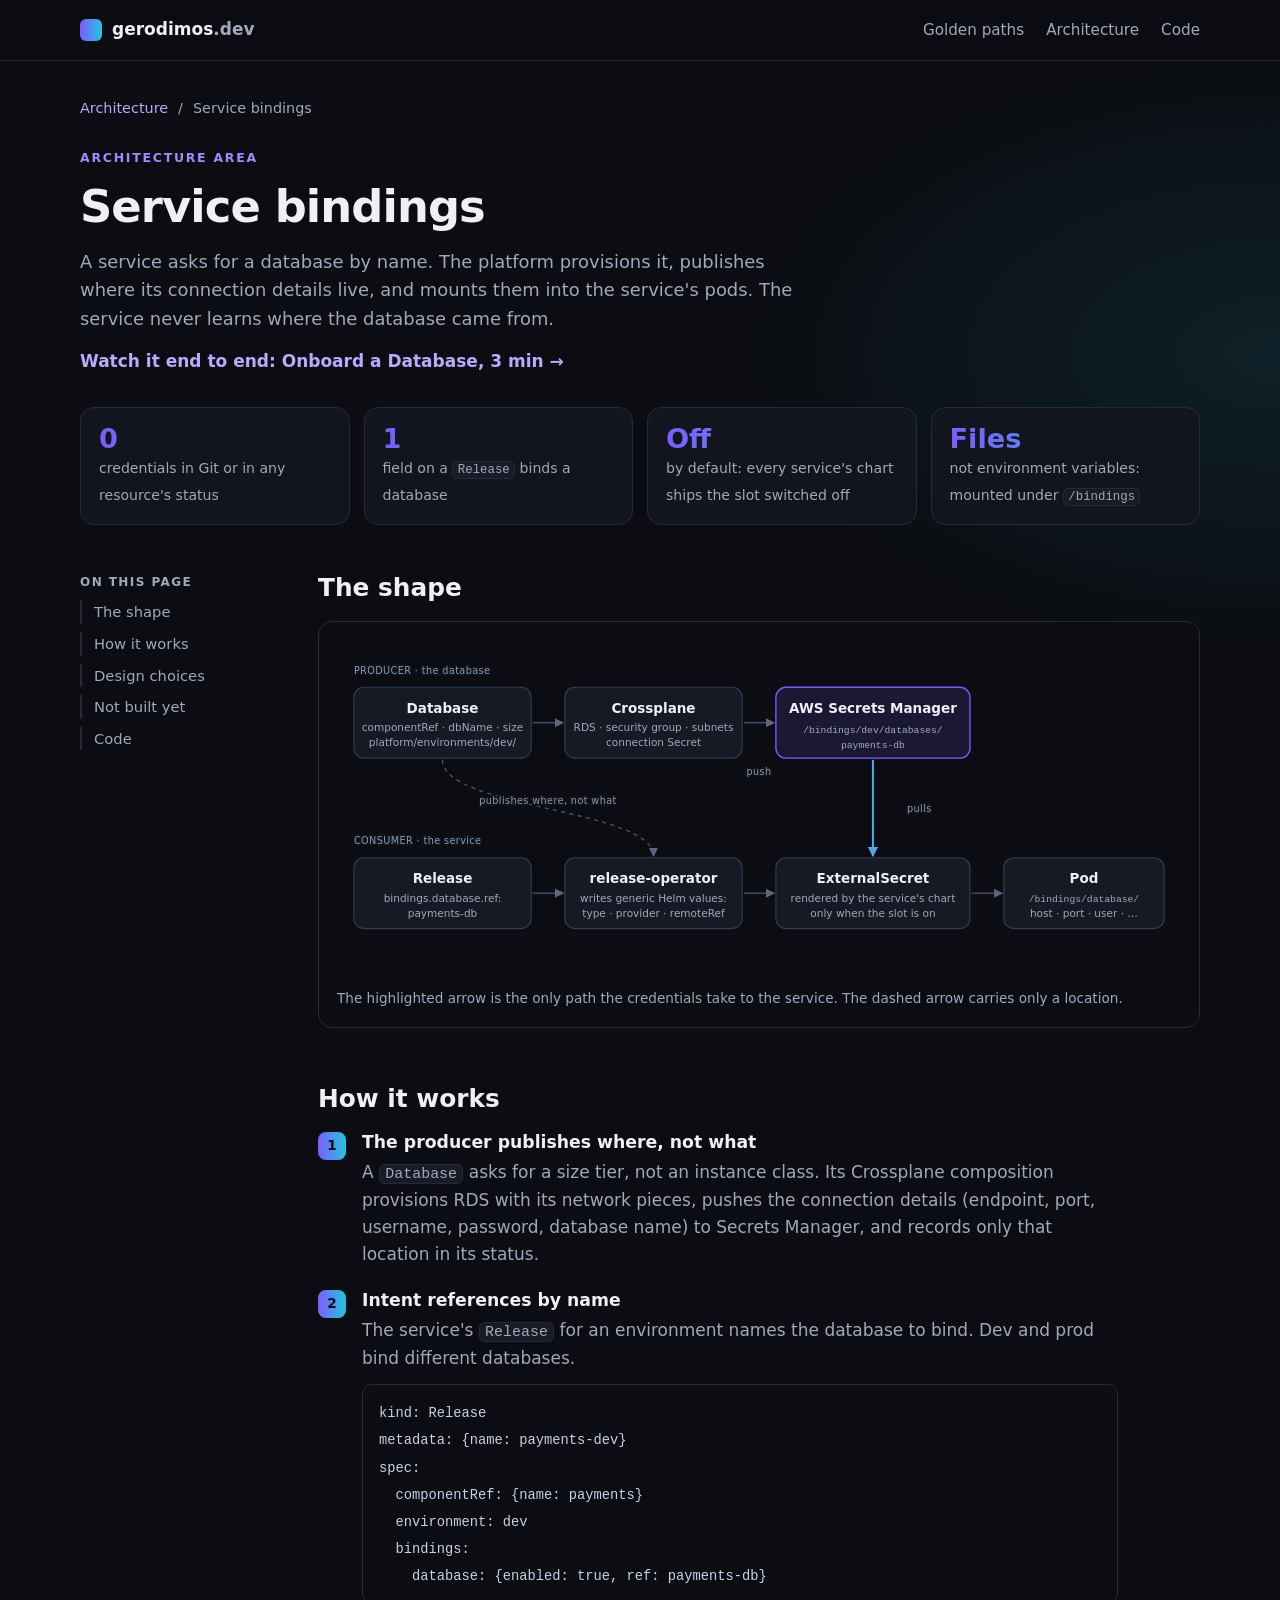
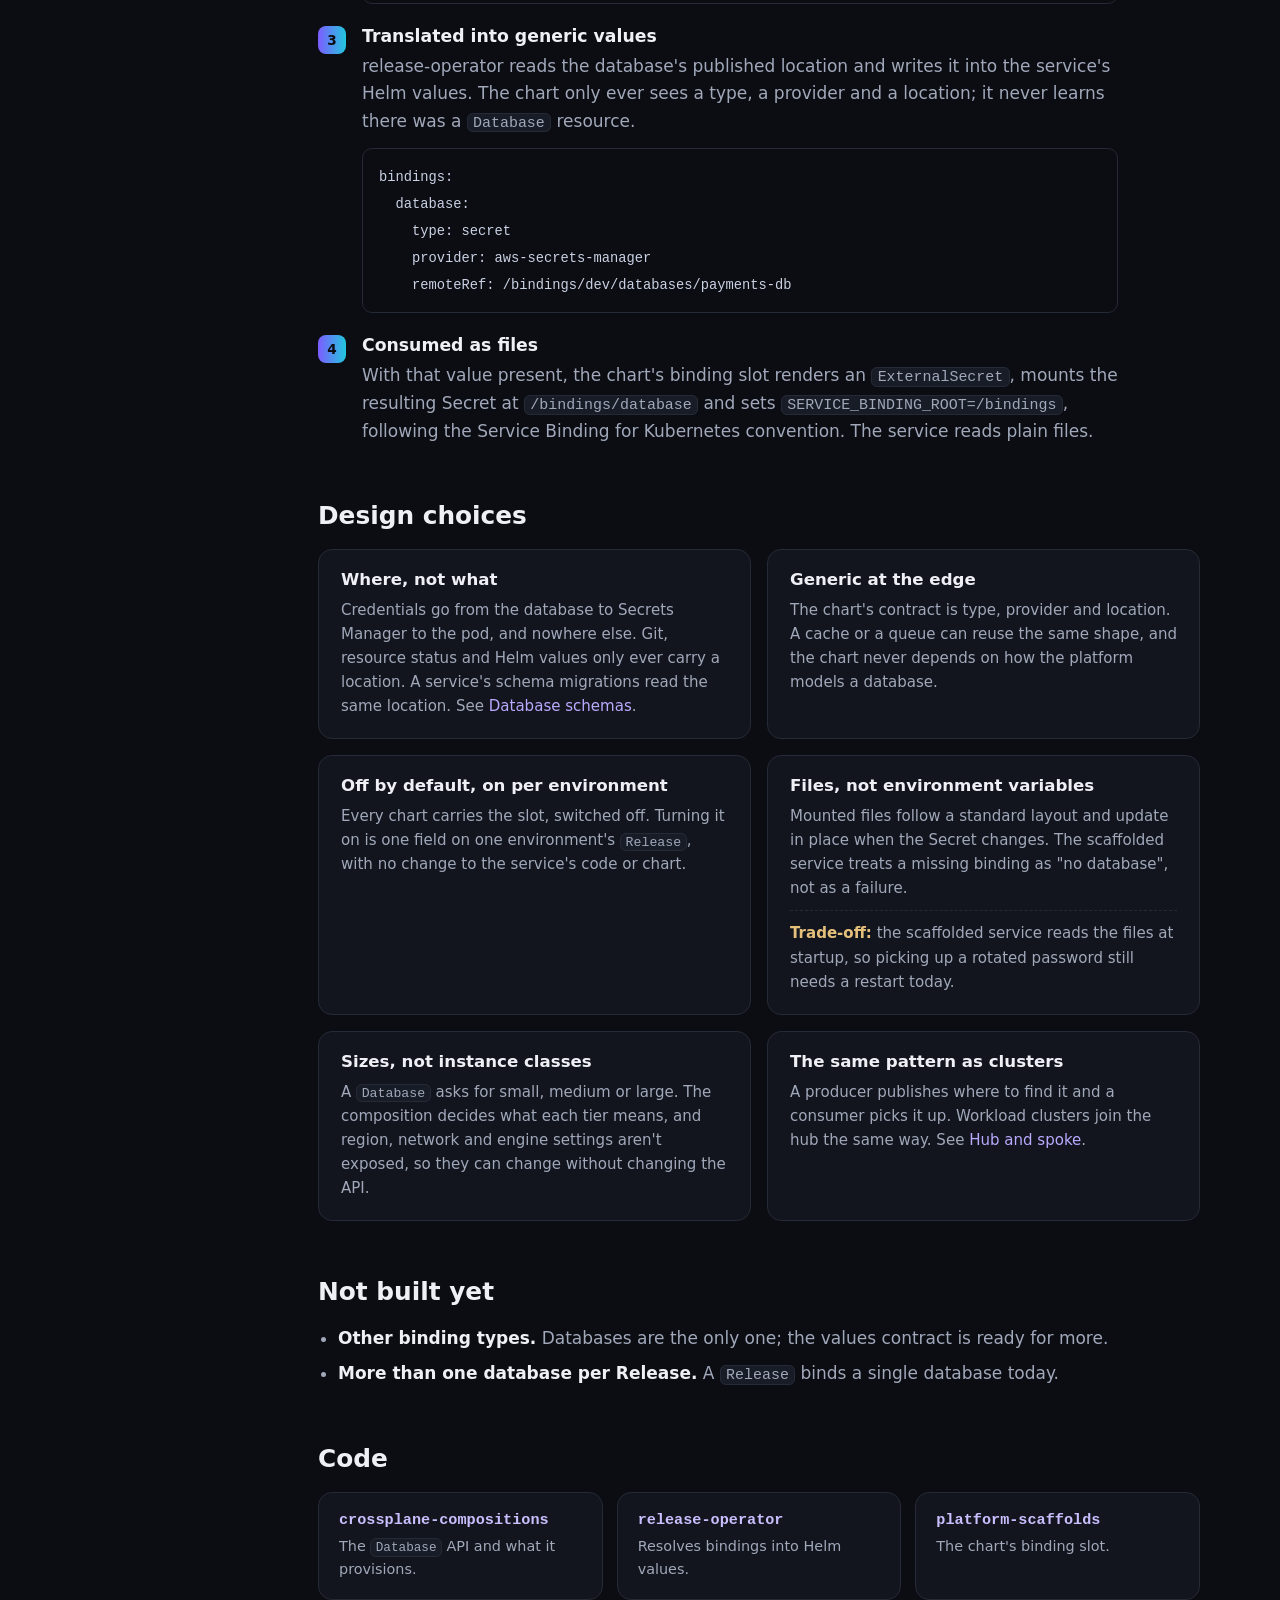
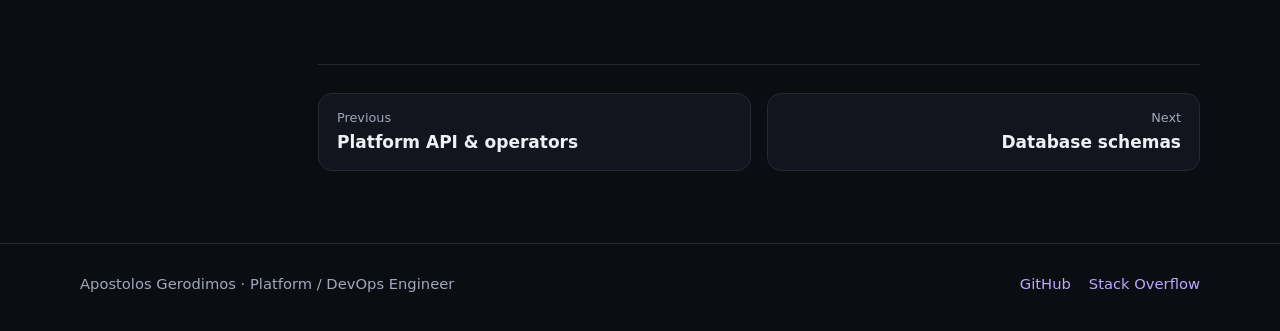
<file: architecture/service-bindings/index.html>
<!doctype html>
<html lang="en">
<head>
  <meta charset="utf-8">
  <meta name="viewport" content="width=device-width, initial-scale=1">
  <title>Service bindings · Apostolos Gerodimos</title>
  <meta name="description" content="A service asks for a database by name; the platform provisions it, publishes its connection details and mounts them into the pods.">
  <link rel="icon" href="../../assets/favicon.svg" type="image/svg+xml">
  <link rel="stylesheet" href="../../styles.css?v=2026-10-12">
</head>
<body>
  <header class="site-header">
    <div class="wrap header-inner">
      <a class="brand" href="../../" aria-label="Home">
        <span class="brand-mark" aria-hidden="true"></span>
        <span>gerodimos<span class="muted">.dev</span></span>
      </a>
      <nav aria-label="Sections">
        <a href="../../#demo">Golden paths</a>
        <a href="../../#architecture">Architecture</a>
        <a href="../../#code">Code</a>
      </nav>
    </div>
  </header>

  <main class="wrap concept">
    <nav class="crumbs" aria-label="Breadcrumb"><a href="../../#architecture">Architecture</a><span aria-hidden="true">/</span><span>Service bindings</span></nav>

    <header class="concept-head">
      <p class="eyebrow">Architecture area</p>
      <h1>Service bindings</h1>
      <p class="lede">A service asks for a database by name. The platform provisions it, publishes where its connection details live, and mounts them into the service's pods. The service never learns where the database came from.</p>
      <p class="watch"><a href="../../#demo-database">Watch it end to end: Onboard a Database, 3&nbsp;min&nbsp;→</a></p>
    </header>

    <ul class="facts" aria-label="At a glance">
      <li><strong>0</strong><span>credentials in Git or in any resource's status</span></li>
      <li><strong>1</strong><span>field on a <code>Release</code> binds a database</span></li>
      <li><strong>Off</strong><span>by default: every service's chart ships the slot switched off</span></li>
      <li><strong>Files</strong><span>not environment variables: mounted under <code>/bindings</code></span></li>
    </ul>

    <div class="doc-layout">
      <aside class="toc" aria-label="On this page">
        <p>On this page</p>
        <a href="#shape">The shape</a>
        <a href="#how">How it works</a>
        <a href="#choices">Design choices</a>
        <a href="#not-yet">Not built yet</a>
        <a href="#code">Code</a>
      </aside>

      <article class="doc">
        <section id="shape">
          <h2>The shape</h2>
          <figure class="diagram">
            <div class="diagram-scroll">
              <svg viewBox="0 0 1000 400" role="img" aria-labelledby="sb-t">
                <title id="sb-t">Producer row: a Database resource is provisioned by Crossplane as RDS, and its connection details are pushed to AWS Secrets Manager. The Database publishes only the location. Consumer row: a Release names the Database; release-operator resolves its published location into the service's Helm values; the chart renders an ExternalSecret that pulls the details from Secrets Manager; the pod reads them as files under /bindings/database.</title>
                <defs>
                  <marker id="b-arrow" viewBox="0 0 10 10" refX="9" refY="5" markerWidth="7" markerHeight="7" orient="auto-start-reverse"><path d="M0,0 L10,5 L0,10 z" fill="#5d6680"/></marker>
                  <marker id="b-arrow-hi" viewBox="0 0 10 10" refX="9" refY="5" markerWidth="5" markerHeight="5" orient="auto-start-reverse"><path d="M0,0 L10,5 L0,10 z" fill="#4fa6e6"/></marker>
                </defs>

                <text class="v-label" x="20" y="40">PRODUCER · the database</text>
                <text class="v-label" x="20" y="242">CONSUMER · the service</text>

                <!-- Producer row -->
                <rect class="v-node" x="20" y="56" width="210" height="84" rx="12"/>
                <text class="v-t" x="125" y="86" text-anchor="middle">Database</text>
                <text class="v-s" x="125" y="108" text-anchor="middle">componentRef · dbName · size</text>
                <text class="v-s" x="125" y="126" text-anchor="middle">platform/environments/dev/</text>
                <rect class="v-node" x="270" y="56" width="210" height="84" rx="12"/>
                <text class="v-t" x="375" y="86" text-anchor="middle">Crossplane</text>
                <text class="v-s" x="375" y="108" text-anchor="middle">RDS · security group · subnets</text>
                <text class="v-s" x="375" y="126" text-anchor="middle">connection Secret</text>
                <rect class="v-node-hi" x="520" y="56" width="230" height="84" rx="12"/>
                <text class="v-t" x="635" y="86" text-anchor="middle">AWS Secrets Manager</text>
                <text class="v-s mono-s" x="635" y="110" text-anchor="middle">/bindings/dev/databases/</text>
                <text class="v-s mono-s" x="635" y="128" text-anchor="middle">payments-db</text>
                <path class="v-edge" d="M232,98 H268" marker-end="url(#b-arrow)"/>
                <path class="v-edge" d="M482,98 H518" marker-end="url(#b-arrow)"/>
                <text class="v-label" x="500" y="160" text-anchor="middle">push</text>

                <!-- Consumer row -->
                <rect class="v-node" x="20" y="258" width="210" height="84" rx="12"/>
                <text class="v-t" x="125" y="288" text-anchor="middle">Release</text>
                <text class="v-s" x="125" y="310" text-anchor="middle">bindings.database.ref:</text>
                <text class="v-s" x="125" y="328" text-anchor="middle">payments-db</text>
                <rect class="v-node" x="270" y="258" width="210" height="84" rx="12"/>
                <text class="v-t" x="375" y="288" text-anchor="middle">release-operator</text>
                <text class="v-s" x="375" y="310" text-anchor="middle">writes generic Helm values:</text>
                <text class="v-s" x="375" y="328" text-anchor="middle">type · provider · remoteRef</text>
                <rect class="v-node" x="520" y="258" width="230" height="84" rx="12"/>
                <text class="v-t" x="635" y="288" text-anchor="middle">ExternalSecret</text>
                <text class="v-s" x="635" y="310" text-anchor="middle">rendered by the service's chart</text>
                <text class="v-s" x="635" y="328" text-anchor="middle">only when the slot is on</text>
                <rect class="v-node" x="790" y="258" width="190" height="84" rx="12"/>
                <text class="v-t" x="885" y="288" text-anchor="middle">Pod</text>
                <text class="v-s mono-s" x="885" y="310" text-anchor="middle">/bindings/database/</text>
                <text class="v-s" x="885" y="328" text-anchor="middle">host · port · user · …</text>
                <path class="v-edge" d="M232,300 H268" marker-end="url(#b-arrow)"/>
                <path class="v-edge" d="M482,300 H518" marker-end="url(#b-arrow)"/>
                <path class="v-edge" d="M752,300 H788" marker-end="url(#b-arrow)"/>

                <!-- Joins -->
                <path class="v-edge o-dashed-edge" d="M125,142 C125,200 375,200 375,256" marker-end="url(#b-arrow)"/>
                <text class="v-label" x="250" y="194" text-anchor="middle">publishes where, not what</text>
                <path class="v-edge-hi o-hi" d="M635,142 V256" marker-end="url(#b-arrow-hi)"/>
                <text class="v-label" x="690" y="204" text-anchor="middle">pulls</text>
              </svg>
            </div>
            <figcaption><span class="scroll-hint">Scroll sideways to see all of it. </span>The highlighted arrow is the only path the credentials take to the service. The dashed arrow carries only a location.</figcaption>
          </figure>
        </section>

        <section id="how">
          <h2>How it works</h2>
          <ol class="flow">
            <li>
              <h3>The producer publishes where, not what</h3>
              <p>A <code>Database</code> asks for a size tier, not an instance class. Its Crossplane composition provisions RDS with its network pieces, pushes the connection details (endpoint, port, username, password, database name) to Secrets Manager, and records only that location in its status.</p>
            </li>
            <li>
              <h3>Intent references by name</h3>
              <p>The service's <code>Release</code> for an environment names the database to bind. Dev and prod bind different databases.</p>
<pre><code>kind: Release
metadata: {name: payments-dev}
spec:
  componentRef: {name: payments}
  environment: dev
  bindings:
    database: {enabled: true, ref: payments-db}</code></pre>
            </li>
            <li>
              <h3>Translated into generic values</h3>
              <p>release-operator reads the database's published location and writes it into the service's Helm values. The chart only ever sees a type, a provider and a location; it never learns there was a <code>Database</code> resource.</p>
<pre><code>bindings:
  database:
    type: secret
    provider: aws-secrets-manager
    remoteRef: /bindings/dev/databases/payments-db</code></pre>
            </li>
            <li>
              <h3>Consumed as files</h3>
              <p>With that value present, the chart's binding slot renders an <code>ExternalSecret</code>, mounts the resulting Secret at <code>/bindings/database</code> and sets <code>SERVICE_BINDING_ROOT=/bindings</code>, following the Service Binding for Kubernetes convention. The service reads plain files.</p>
            </li>
          </ol>
        </section>

        <section id="choices">
          <h2>Design choices</h2>
          <div class="choices">
            <article class="choice">
              <h3>Where, not what</h3>
              <p>Credentials go from the database to Secrets Manager to the pod, and nowhere else. Git, resource status and Helm values only ever carry a location. A service's schema migrations read the same location. See <a href="../database-schemas/">Database schemas</a>.</p>
            </article>
            <article class="choice">
              <h3>Generic at the edge</h3>
              <p>The chart's contract is type, provider and location. A cache or a queue can reuse the same shape, and the chart never depends on how the platform models a database.</p>
            </article>
            <article class="choice">
              <h3>Off by default, on per environment</h3>
              <p>Every chart carries the slot, switched off. Turning it on is one field on one environment's <code>Release</code>, with no change to the service's code or chart.</p>
            </article>
            <article class="choice">
              <h3>Files, not environment variables</h3>
              <p>Mounted files follow a standard layout and update in place when the Secret changes. The scaffolded service treats a missing binding as "no database", not as a failure.</p>
              <p class="tradeoff"><strong>Trade-off:</strong> the scaffolded service reads the files at startup, so picking up a rotated password still needs a restart today.</p>
            </article>
            <article class="choice">
              <h3>Sizes, not instance classes</h3>
              <p>A <code>Database</code> asks for small, medium or large. The composition decides what each tier means, and region, network and engine settings aren't exposed, so they can change without changing the API.</p>
            </article>
            <article class="choice">
              <h3>The same pattern as clusters</h3>
              <p>A producer publishes where to find it and a consumer picks it up. Workload clusters join the hub the same way. See <a href="../hub-and-spoke/">Hub and spoke</a>.</p>
            </article>
          </div>
        </section>

        <section id="not-yet">
          <h2>Not built yet</h2>
          <ul class="not-yet">
            <li><strong>Other binding types.</strong> Databases are the only one; the values contract is ready for more.</li>
            <li><strong>More than one database per Release.</strong> A <code>Release</code> binds a single database today.</li>
          </ul>
        </section>

        <section id="code">
          <h2>Code</h2>
          <div class="repos repos-compact">
            <a class="repo" href="https://github.com/entr0pian/crossplane-compositions"><h3>crossplane-compositions</h3><p>The <code>Database</code> API and what it provisions.</p></a>
            <a class="repo" href="https://github.com/entr0pian/release-operator"><h3>release-operator</h3><p>Resolves bindings into Helm values.</p></a>
            <a class="repo" href="https://github.com/entr0pian/platform-scaffolds"><h3>platform-scaffolds</h3><p>The chart's binding slot.</p></a>
          </div>
        </section>

        <nav class="pager" aria-label="Architecture areas">
          <a href="../platform-api/"><span>Previous</span>Platform API &amp; operators</a>
          <a class="next" href="../database-schemas/"><span>Next</span>Database schemas</a>
        </nav>
      </article>
    </div>
  </main>

  <footer class="site-footer">
    <div class="wrap footer-inner">
      <p>Apostolos Gerodimos · Platform / DevOps Engineer</p>
      <nav aria-label="Elsewhere">
        <a href="https://github.com/entr0pian">GitHub</a>
        <a href="https://stackoverflow.com/users/10463211/tolis-gerodimos">Stack Overflow</a>
      </nav>
    </div>
  </footer>
</body>
</html>
</file>
<file: styles.css>
:root {
  --bg: #0b0d12;
  --surface: #12151d;
  --surface-2: #181c26;
  --border: #252a37;
  --text: #eef0f5;
  --muted: #a0a8ba;
  --accent-a: #7c5cff;
  --accent-b: #22c7de;
  --grad: linear-gradient(90deg, var(--accent-a), var(--accent-b));
  --radius: 14px;
  --font: "Ubuntu Sans", "Inter", system-ui, -apple-system, "Segoe UI", Roboto, sans-serif;
  --mono: ui-monospace, "SFMono-Regular", Menlo, Consolas, monospace;
  color-scheme: dark;
}

* { box-sizing: border-box; }
html { scroll-behavior: smooth; }
body {
  margin: 0;
  background:
    radial-gradient(1200px 600px at 10% -10%, rgba(124, 92, 255, 0.18), transparent 60%),
    radial-gradient(900px 500px at 100% 10%, rgba(34, 199, 222, 0.10), transparent 60%),
    var(--bg);
  color: var(--text);
  font-family: var(--font);
  font-size: 17px;
  line-height: 1.6;
  -webkit-font-smoothing: antialiased;
}
a { color: #b9a9ff; text-decoration: none; }
a:hover { text-decoration: underline; }
code {
  font-family: var(--mono);
  font-size: 0.88em;
  background: var(--surface-2);
  border: 1px solid var(--border);
  border-radius: 6px;
  padding: 0.05em 0.35em;
}
h1, h2, h3, h4 { line-height: 1.2; margin: 0; }
p { margin: 0; }

.wrap { width: min(1120px, 100% - 32px); margin-inline: auto; }
.muted { color: var(--muted); }
.grad { background: var(--grad); -webkit-background-clip: text; background-clip: text; color: transparent; }
.eyebrow {
  font-size: 0.78rem; font-weight: 600; letter-spacing: 0.14em; text-transform: uppercase;
  color: #9d8cff; margin-bottom: 12px;
}

/* Header */
.site-header {
  position: sticky; top: 0; z-index: 10;
  background: rgba(11, 13, 18, 0.78);
  backdrop-filter: blur(10px);
  border-bottom: 1px solid var(--border);
}
.header-inner { display: flex; align-items: center; justify-content: space-between; height: 60px; gap: 16px; }
.brand { display: flex; align-items: center; gap: 10px; color: var(--text); font-weight: 700; }
.brand:hover { text-decoration: none; }
.brand-mark { width: 22px; height: 22px; border-radius: 6px; background: var(--grad); }
.site-header nav { display: flex; gap: 22px; }
.site-header nav a { color: var(--muted); font-size: 0.95rem; }
.site-header nav a:hover { color: var(--text); text-decoration: none; }

/* Hero */
.hero { min-height: calc(100vh - 61px); display: flex; align-items: center; padding: 56px 0 48px; }
.hero > .wrap { width: min(1180px, 100% - 32px); }
.hero-grid { display: grid; grid-template-columns: 1.16fr 0.84fr; gap: 48px; align-items: center; }
.hero-copy h1 { font-size: clamp(2rem, 3.3vw, 2.75rem); font-weight: 750; letter-spacing: -0.02em; line-height: 1.15; }
.hero-copy .lede { margin-top: 22px; max-width: 54ch; }
.hero-copy .cta { margin-top: 30px; align-items: center; }
.outcomes { list-style: none; padding: 0; margin: 22px 0 0; display: grid; gap: 8px; max-width: 58ch; color: var(--muted); font-size: 0.98rem; }
.outcomes li { position: relative; padding-left: 22px; }
.outcomes li::before { content: ""; position: absolute; left: 2px; top: 0.62em; width: 8px; height: 8px; border-radius: 2px; background: var(--grad); }
.outcomes strong { color: var(--text); font-weight: 600; }

/* Hero button bubbles: shown on hover (where hover exists) or keyboard focus. */
.tipped { position: relative; display: inline-block; --tip-x: -50%; }
.tipped .tip {
  position: absolute; left: 50%; top: calc(100% + 10px); translate: var(--tip-x) 4px; z-index: 5;
  width: max-content; max-width: min(300px, calc(100vw - 32px));
  background: var(--surface-2); border: 1px solid #343b4f; border-radius: 10px;
  padding: 10px 13px; font-size: 0.86rem; font-weight: 400; line-height: 1.45; color: var(--muted);
  box-shadow: 0 10px 30px rgba(0, 0, 0, 0.45);
  opacity: 0; visibility: hidden; transition: opacity 0.15s ease, translate 0.15s ease, visibility 0.15s;
}
.tipped .tip::before {
  content: ""; position: absolute; left: 50%; top: -6px; width: 10px; height: 10px; translate: -50% 0; rotate: 45deg;
  background: var(--surface-2); border-left: 1px solid #343b4f; border-top: 1px solid #343b4f;
}
/* Anchored to the button's left edge instead of its centre, so it can't run off the left of the screen. */
.tipped.tip-start { --tip-x: 0; }
.tipped.tip-start .tip { left: 0; }
.tipped.tip-start .tip::before { left: 32px; }
.tipped .tip strong { color: var(--text); font-weight: 600; }
@media (hover: hover) { .tipped:hover .tip { opacity: 1; visibility: visible; translate: var(--tip-x) 0; } }
.tipped:has(:focus-visible) .tip, .live.pinned .tip { opacity: 1; visibility: visible; translate: var(--tip-x) 0; }

/* View demo: a status dot set by main.js's check of the live platform; offline,
   a click pins its bubble open instead of navigating. */
.live .btn { display: inline-flex; align-items: center; gap: 9px; }
.live .dot { width: 9px; height: 9px; border-radius: 50%; background: #5d6680; flex: none; }
.live[data-live="online"] .dot { background: #3ddc84; box-shadow: 0 0 0 3px rgba(61, 220, 132, 0.18); }
.live[data-live="checking"] .dot { animation: live-pulse 1s ease-in-out infinite; }
@keyframes live-pulse { 50% { opacity: 0.3; } }
.live[data-live="offline"] .btn { color: var(--muted); border-style: dashed; border-color: #3a4152; background: transparent; }
.live [data-when] { display: none; }
.live[data-live="unknown"] [data-when="unknown"],
.live[data-live="checking"] [data-when="checking"],
.live[data-live="online"] [data-when="online"],
.live[data-live="offline"] [data-when="offline"] { display: inline; }
/* Phones have no hover and the buttons share rows. The two in-page buttons just
   scroll there, so their bubbles go; View demo's becomes a note in the flow under
   the buttons, shown on tap. Hidden, neither takes any space. */
@media (max-width: 600px) {
  .tipped:not(.live) .tip { display: none; }
  .live { display: contents; }
  .live .tip { position: static; translate: none; flex-basis: 100%; width: auto; max-width: none; display: none; box-shadow: none; }
  .live .tip::before { display: none; }
  .live:has(:focus-visible) .tip, .live.pinned .tip { display: block; translate: none; }
}
.byline { margin-top: 26px; color: var(--muted); font-size: 0.93rem; }
.byline a { color: var(--text); font-weight: 600; text-decoration: underline; text-decoration-color: #4a5168; text-underline-offset: 3px; }
.byline a:hover { text-decoration-color: currentColor; }
.contact-row { list-style: none; padding: 0; margin: 26px 0 0; display: flex; flex-wrap: wrap; gap: 6px 0; font-size: 0.93rem; }
.contact-row li:not(:last-child)::after { content: "·"; margin: 0 10px; color: #4a5168; }
.contact-row a { color: var(--text); font-weight: 600; text-decoration: underline; text-decoration-color: #4a5168; text-underline-offset: 3px; }
.contact-row a:hover { text-decoration-color: currentColor; }
.tech-row { list-style: none; padding: 0; margin: 14px 0 0; display: flex; flex-wrap: wrap; gap: 6px 0; color: var(--muted); font-size: 0.88rem; }
.tech-row li { white-space: nowrap; }
.tech-row li:not(:last-child)::after { content: "·"; margin: 0 10px; color: #4a5168; }
.site-header nav a { white-space: nowrap; }
.visual { background: rgba(15, 18, 25, 0.72); border: 1px solid var(--border); border-radius: 18px; padding: 22px; }
.visual svg { display: block; width: 100%; height: auto; }
.v-node { fill: #161a24; stroke: #343b4f; stroke-width: 1.4; }
.v-node-hi { fill: #1b1834; stroke: #7c5cff; stroke-width: 1.6; }
.v-t { fill: #eef0f5; font: 600 16px var(--font); }
.v-s { fill: #a0a8ba; font: 400 12.5px var(--font); }
.v-edge { fill: none; stroke: #4a5168; stroke-width: 1.6; }
.v-edge-hi { fill: none; stroke: url(#v-grad); stroke-width: 2.4; }
.v-label { fill: #8f97ad; font: 500 11.5px var(--font); letter-spacing: 0.04em; paint-order: stroke; stroke: #0f1219; stroke-width: 5px; stroke-linejoin: round; }
.v-pulse { fill: #22c7de; filter: drop-shadow(0 0 6px rgba(34, 199, 222, 0.9)); }
.lede { color: var(--muted); font-size: 1.12rem; }
.cta { display: flex; flex-wrap: wrap; gap: 12px; }
.btn {
  display: inline-block; padding: 12px 20px; border-radius: 10px;
  border: 1px solid var(--border); background: var(--surface); color: var(--text); font-weight: 600;
}
.btn:hover { text-decoration: none; border-color: #3a4152; }
.btn.primary { background: var(--grad); border: 0; color: #0b0d12; }
.hero-visual { margin: 0; }
@media (max-width: 980px) {
  .hero { min-height: 0; }
  .hero-grid { grid-template-columns: 1fr; gap: 40px; }
  .hero-visual { max-width: 560px; width: 100%; margin-inline: auto; }
}
@media (max-width: 760px) { .hero { padding: 40px 0; } }

/* Sections */
.section { padding: 72px 0; border-top: 1px solid var(--border); }
.section-head { max-width: 68ch; margin-bottom: 36px; }
.section-head h2 { font-size: clamp(1.6rem, 3vw, 2.3rem); letter-spacing: -0.01em; }
.section-head p:not(.eyebrow) { color: var(--muted); margin-top: 12px; }

/* Video */
.paths { display: grid; grid-template-columns: repeat(2, minmax(0, 1fr)); gap: 32px; }
.path { display: flex; flex-direction: column; }
.path-title { font-size: 1.15rem; margin: 0 0 14px; scroll-margin-top: 88px; }
.path-title .muted { font-weight: 500; font-size: 0.95rem; }
.video { position: relative; aspect-ratio: 16 / 9; border-radius: var(--radius); overflow: hidden; border: 1px solid var(--border); background: #000; }
.video iframe, .video-facade, .video-facade img { position: absolute; inset: 0; width: 100%; height: 100%; border: 0; }
.video-facade img { object-fit: cover; }
.play {
  position: absolute; left: 50%; top: 79%; width: 84px; height: 84px; translate: -50% -50%;
  border-radius: 50%; background: rgba(11, 13, 18, 0.72); border: 1px solid rgba(255, 255, 255, 0.25);
  transition: transform 0.15s ease;
}
.play::after {
  content: ""; position: absolute; left: 34px; top: 26px;
  border-style: solid; border-width: 16px 0 16px 26px; border-color: transparent transparent transparent #fff;
}
.video-facade:hover .play { transform: scale(1.06); }

.path-sum { margin: 18px 0 0; display: grid; gap: 8px; font-size: 0.93rem; }
.path-sum div { display: grid; grid-template-columns: 7.5em minmax(0, 1fr); gap: 12px; }
.path-sum dt { color: var(--text); font-weight: 600; }
.path-sum dd { margin: 0; color: var(--muted); }
.more { display: inline-block; margin-top: 14px; font-size: 0.92rem; font-weight: 600; }

.card { background: var(--surface); border: 1px solid var(--border); border-radius: var(--radius); padding: 22px; }
.card h3 { font-size: 1.05rem; margin-bottom: 8px; }
.card p { color: var(--muted); font-size: 0.94rem; }

/* Repos */
.repos { display: grid; grid-template-columns: repeat(3, 1fr); gap: 14px; }
.repo { display: block; background: var(--surface); border: 1px solid var(--border); border-radius: var(--radius); padding: 18px 20px; color: var(--text); }
.repo:hover { text-decoration: none; border-color: #3a4152; background: var(--surface-2); }
.repo h3 { font-family: var(--mono); font-size: 0.95rem; margin-bottom: 6px; color: #c9bfff; }
.repo p { color: var(--muted); font-size: 0.9rem; }
.built { list-style: none; padding: 0; margin: 0 0 36px; display: grid; grid-template-columns: repeat(4, 1fr); gap: 16px; }
.built li { color: var(--muted); font-size: 0.93rem; padding-left: 14px; border-left: 2px solid var(--accent-a); }
.built strong { color: var(--text); }
.repo-groups { display: grid; grid-template-columns: repeat(3, minmax(0, 1fr)); gap: 16px; align-items: start; }
.repo-group { display: grid; gap: 10px; }
.repo-group > h3 { font-size: 0.8rem; font-weight: 600; letter-spacing: 0.12em; text-transform: uppercase; color: var(--muted); margin-bottom: 2px; }
.repo-group .tag-inline { letter-spacing: 0; text-transform: none; color: #c9bfff; border-color: #3b3270; }
.repo-group .repo { padding: 14px 16px; }
.repo h4 { font-family: var(--mono); font-size: 0.92rem; margin-bottom: 4px; color: #c9bfff; }
.repo-group .repo p { font-size: 0.87rem; }

/* About */
.about-grid { display: grid; grid-template-columns: 1.15fr 0.85fr; gap: 56px; align-items: center; }
.about-copy .section-head p + p { margin-top: 10px; }
.values { list-style: none; padding: 0; margin: 0; display: grid; gap: 12px; max-width: 62ch; }
.values li { color: var(--muted); font-size: 0.95rem; padding-left: 14px; border-left: 2px solid var(--accent-a); }
.values strong { color: var(--text); }
.contact-card { padding: 28px; display: grid; gap: 14px; justify-items: start; }
.contact-card h3 { font-size: 1.3rem; margin: 0; }
.contact-links { list-style: none; padding: 14px 0 0; margin: 4px 0 0; border-top: 1px solid var(--border); display: grid; gap: 8px; width: 100%; font-size: 0.94rem; }
.contact-links li { display: flex; justify-content: space-between; gap: 12px; flex-wrap: wrap; }
.contact-links a { font-weight: 600; }
.contact-links span { color: var(--muted); }
@media (max-width: 920px) { .about-grid { grid-template-columns: minmax(0, 1fr); gap: 36px; } }
@media (max-width: 600px) {
  .site-header nav a[href="#about"] { display: none; }
  .contact-card { padding: 22px; }
}

/* Footer */
.site-footer { border-top: 1px solid var(--border); padding: 28px 0 40px; color: var(--muted); font-size: 0.92rem; }
.footer-inner { display: flex; justify-content: space-between; gap: 16px; flex-wrap: wrap; }
.site-footer nav { display: flex; flex-wrap: wrap; gap: 8px 18px; }

/* Responsive */
@media (max-width: 920px) {
  .repos { grid-template-columns: repeat(2, 1fr); }
  .paths, .repo-groups { grid-template-columns: minmax(0, 1fr); gap: 40px; }
  .built { grid-template-columns: repeat(2, 1fr); }
}
@media (max-width: 600px) {
  body { font-size: 16px; }
  .site-header nav { gap: 10px; }
  .site-header nav a { font-size: 0.8rem; }
  .brand { font-size: 0.95rem; }
  .repos, .built { grid-template-columns: 1fr; }
  .sublinks { gap: 2px; }
  .sublinks a, .more { display: inline-block; padding: 5px 0; }
  .section { padding: 56px 0; }
}
@media (prefers-reduced-motion: reduce) {
  html { scroll-behavior: auto; }
  .play { transition: none; }
  .live[data-live="checking"] .dot { animation: none; }
  .tipped .tip { transition: none; }
}

/* Architecture */
.diagram { margin: 0; background: #0b0d12; border: 1px solid var(--border); border-radius: var(--radius); padding: 18px; }
.diagram-scroll { overflow-x: auto; -webkit-overflow-scrolling: touch; }
.diagram img { display: block; width: 100%; min-width: 760px; height: auto; }
.diagram figcaption { color: var(--muted); font-size: 0.85rem; margin-top: 10px; }
@media (max-width: 600px) { .diagram { padding: 10px; } }

/* Front page: three pillars in a row, arrows between them */
.pillars { list-style: none; padding: 0; margin: 0; display: grid; grid-template-columns: repeat(3, minmax(0, 1fr)); gap: 44px; }
.pillar { position: relative; display: flex; flex-direction: column; }
.pillar:not(:last-child)::after {
  content: "→"; position: absolute; right: -33px; top: 50%; translate: 0 -50%;
  color: #4fa6e6; font-size: 1.3rem; font-weight: 600;
}
.pillar-step { font-size: 0.78rem; font-weight: 600; letter-spacing: 0.12em; text-transform: uppercase; color: #8f86d9; margin-bottom: 8px; }
.pillar h3 { font-size: 1.15rem; }
.card.pillar > p:not(.pillar-step) { flex: 1; }
.sublinks { list-style: none; padding: 14px 0 0; margin: 16px 0 0; border-top: 1px solid var(--border); display: grid; gap: 6px; font-size: 0.92rem; font-weight: 600; }
.after-note { margin-top: 28px; color: var(--muted); font-size: 0.95rem; }
.after-note a { font-weight: 600; }
@media (max-width: 920px) {
  .pillars { grid-template-columns: minmax(0, 1fr); gap: 36px; }
  .pillar:not(:last-child)::after { content: "↓"; right: auto; left: 50%; top: auto; bottom: -32px; translate: -50% 0; }
}

/* Front page "slides": on roomy desktop screens each section fills the screen and,
   when a scroll stops near a section's top, gently settles there. Proximity, not
   mandatory: it never forces a jump, and it's off on phones and for reduced motion. */
@media (min-width: 981px) and (min-height: 720px) and (prefers-reduced-motion: no-preference) {
  html:has(.slide) { scroll-snap-type: y proximity; scroll-padding-top: 61px; }
  .slide { scroll-snap-align: start; }
  .section.slide .section-head { margin-bottom: 28px; }
  .section.slide .built { margin-bottom: 28px; }
  .section.slide .path-sum { margin-top: 14px; gap: 5px; }
  .section.slide .more { margin-top: 10px; }
  .section.slide { min-height: calc(100vh - 61px); padding: 48px 0; display: flex; flex-direction: column; justify-content: center; }
}
@media (min-width: 761px) { .diagram figcaption .scroll-hint { display: none; } }

/* Concept pages (architecture/<area>/) */
.concept { padding: 36px 0 72px; }
.crumbs { display: flex; gap: 10px; font-size: 0.9rem; color: var(--muted); }
.concept-head { margin: 28px 0 32px; max-width: 68ch; }
.concept-head h1 { font-size: clamp(2rem, 4vw, 2.8rem); letter-spacing: -0.02em; }
.concept-head .lede { margin-top: 14px; }
.concept-head .watch { margin-top: 14px; font-weight: 600; }
.concept-head .watch a { color: #b9a9ff; }
.facts { list-style: none; padding: 0; margin: 0 0 48px; display: grid; grid-template-columns: repeat(4, 1fr); gap: 14px; }
.facts li { background: var(--surface); border: 1px solid var(--border); border-radius: var(--radius); padding: 16px 18px; }
.facts strong { display: block; font-size: 1.7rem; line-height: 1.1; background: var(--grad); -webkit-background-clip: text; background-clip: text; color: transparent; }
.facts span { color: var(--muted); font-size: 0.88rem; }
.doc-layout { display: grid; grid-template-columns: 190px minmax(0, 1fr); gap: 48px; align-items: start; }
.toc { position: sticky; top: 84px; display: flex; flex-direction: column; gap: 8px; font-size: 0.92rem; }
.toc p { font-size: 0.75rem; font-weight: 600; letter-spacing: 0.12em; text-transform: uppercase; color: var(--muted); }
.toc a { color: var(--muted); border-left: 2px solid var(--border); padding-left: 12px; }
.toc a:hover { color: var(--text); border-color: var(--accent-a); text-decoration: none; }
.doc section { scroll-margin-top: 80px; }
.doc section + section { margin-top: 56px; }
.doc h2 { font-size: 1.55rem; margin-bottom: 18px; }
.flow { list-style: none; padding: 0; margin: 0; counter-reset: flow; display: grid; grid-template-columns: minmax(0, 1fr); gap: 22px; }
.flow li { position: relative; padding-left: 44px; counter-increment: flow; max-width: 74ch; }
.flow li::before {
  content: counter(flow); position: absolute; left: 0; top: 0; width: 28px; height: 28px; border-radius: 8px;
  display: grid; place-items: center; font-size: 0.85rem; font-weight: 700; background: var(--grad); color: #0b0d12;
}
.flow h3 { font-size: 1.08rem; margin-bottom: 6px; }
.flow p { color: var(--muted); }
.doc pre { margin: 12px 0 0; background: #0b0d12; border: 1px solid var(--border); border-radius: 10px; padding: 14px 16px; overflow-x: auto; }
.doc pre code { background: none; border: 0; padding: 0; font-size: 0.86rem; color: #c9d1e3; }
.choices { display: grid; grid-template-columns: repeat(2, 1fr); gap: 16px; }
.choice { background: var(--surface); border: 1px solid var(--border); border-radius: var(--radius); padding: 20px 22px; }
.choice h3 { font-size: 1.04rem; margin-bottom: 8px; }
.choice p { color: var(--muted); font-size: 0.94rem; }
.choice .tradeoff { margin-top: 10px; padding-top: 10px; border-top: 1px dashed var(--border); }
.choice .tradeoff strong { color: #e5c07b; font-weight: 600; }
.choice:last-child:nth-child(odd) { grid-column: 1 / -1; }
.not-yet, .points { margin: 0; padding-left: 20px; color: var(--muted); display: grid; gap: 8px; max-width: 74ch; }
.not-yet strong, .points strong { color: var(--text); }
.points { margin: 24px 0; }
.repos-compact { grid-template-columns: repeat(3, 1fr); }
.pager { display: grid; grid-template-columns: 1fr 1fr; gap: 16px; margin-top: 64px; padding-top: 28px; border-top: 1px solid var(--border); }
.pager a { display: block; background: var(--surface); border: 1px solid var(--border); border-radius: var(--radius); padding: 14px 18px; color: var(--text); font-weight: 600; }
.pager a:hover { text-decoration: none; border-color: #3a4152; }
.pager span { display: block; font-size: 0.8rem; font-weight: 500; color: var(--muted); }
.pager .next { text-align: right; }
.o-group { fill: #10131b; stroke: #2c3244; stroke-width: 1.4; }
.o-dashed { fill: none; stroke-dasharray: 6 6; }
.o-hi { stroke: #4fa6e6; }
.o-dashed-edge { stroke-dasharray: 5 5; }
.diagram svg { display: block; width: 100%; min-width: 760px; height: auto; }
.v-t.mono { font-family: var(--mono); font-size: 14.5px; }
.doc-p { color: var(--muted); max-width: 74ch; margin-bottom: 16px; }
.env-policy { display: grid; grid-template-columns: repeat(2, 1fr); gap: 16px; }
.choice .action { margin-top: 12px; color: var(--text); font-size: 0.9rem; }
.tag-inline { display: inline-block; margin-left: 6px; font-size: 0.72rem; color: var(--muted); border: 1px solid var(--border); border-radius: 999px; padding: 0 8px; vertical-align: 1px; }
.v-s.mono-s { font-family: var(--mono); font-size: 11.5px; }
.plain { margin: 10px 0 0; padding-left: 18px; color: var(--muted); display: grid; gap: 6px; }
.plain strong { color: var(--text); font-weight: 600; }
@media (min-width: 921px) {
  .areas > .card:last-child:nth-child(3n+1) { grid-column: 1 / -1; }
  .areas > .card:last-child:nth-child(3n+2) { grid-column: span 2; }
}
.read-more { display: inline-block; margin-top: 12px; color: #b9a9ff; font-size: 0.9rem; font-weight: 600; }
a.card { display: block; color: var(--text); }
a.card:hover { text-decoration: none; border-color: #3a4152; background: var(--surface-2); }
@media (max-width: 920px) {
  .facts { grid-template-columns: repeat(2, 1fr); }
  .doc-layout { grid-template-columns: minmax(0, 1fr); gap: 0; }
  .toc { display: none; }
  .choices, .repos-compact, .env-policy { grid-template-columns: 1fr; }
}
</file>
